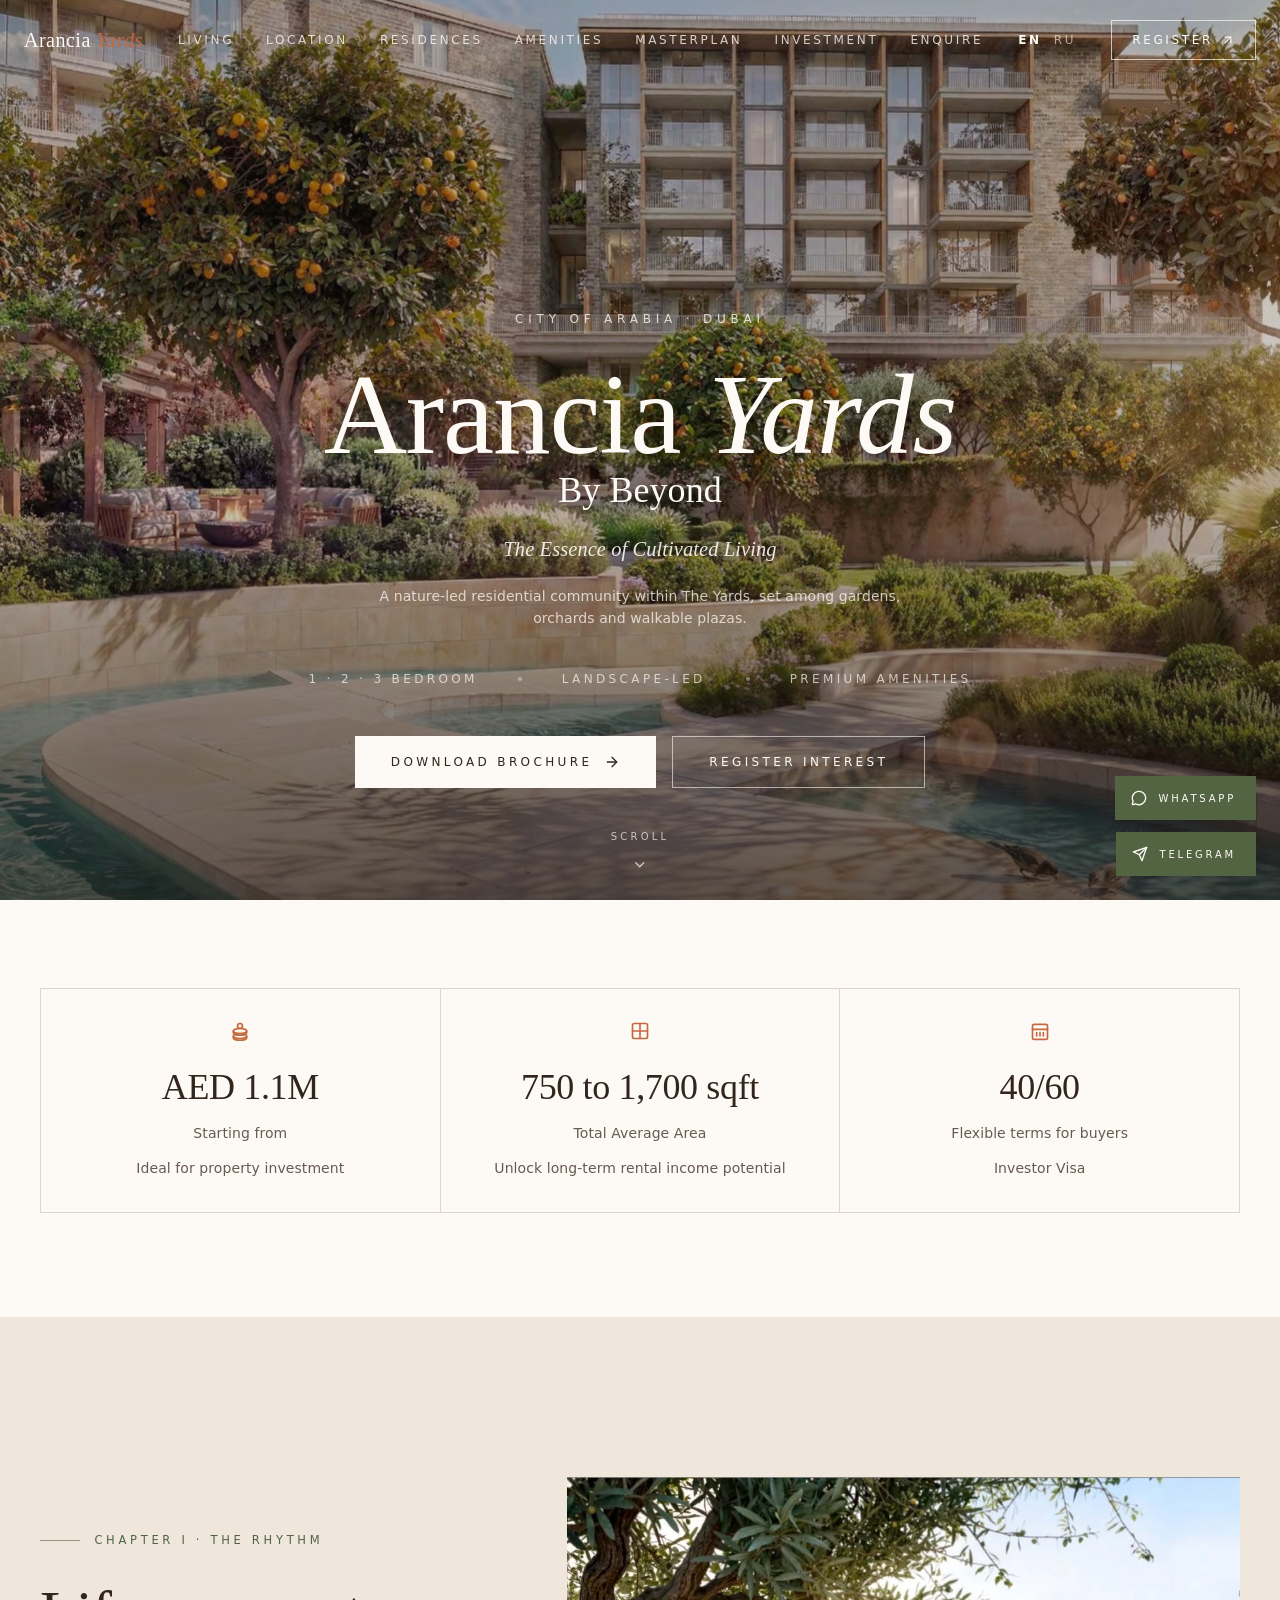
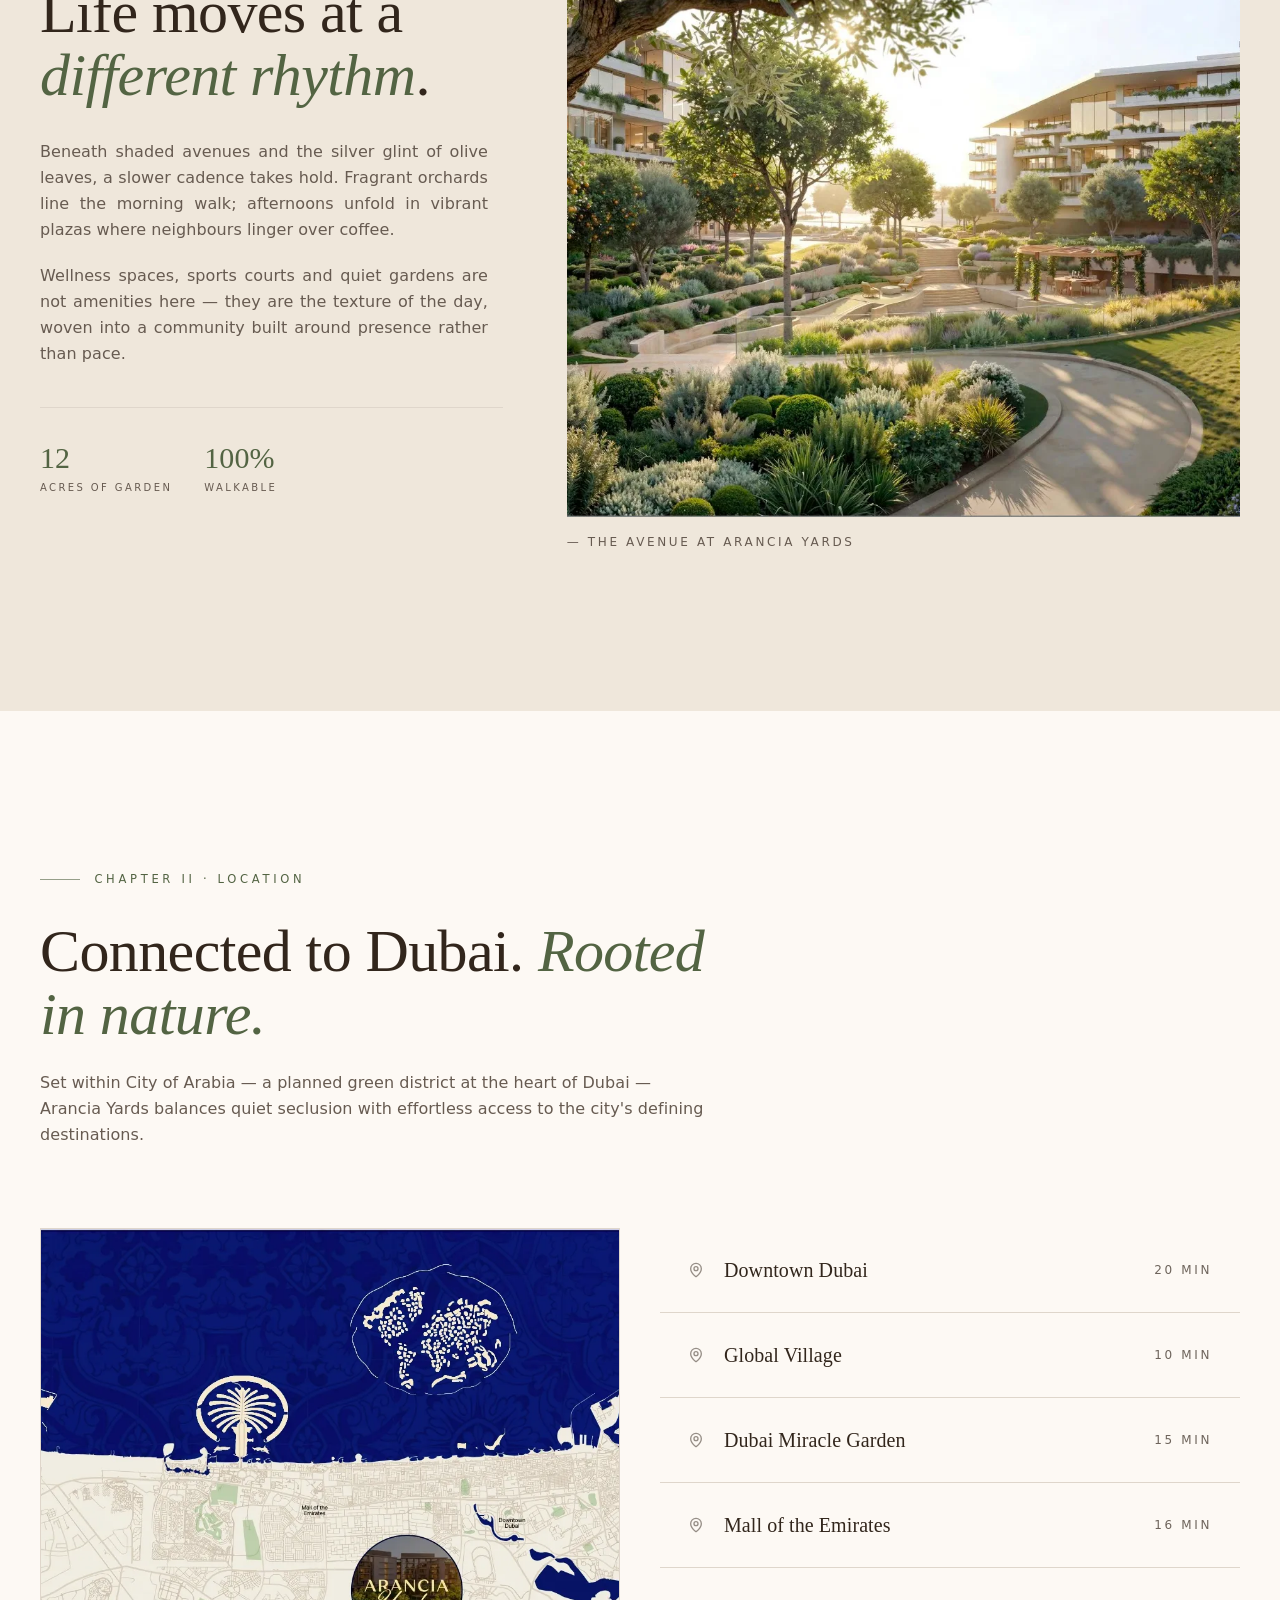
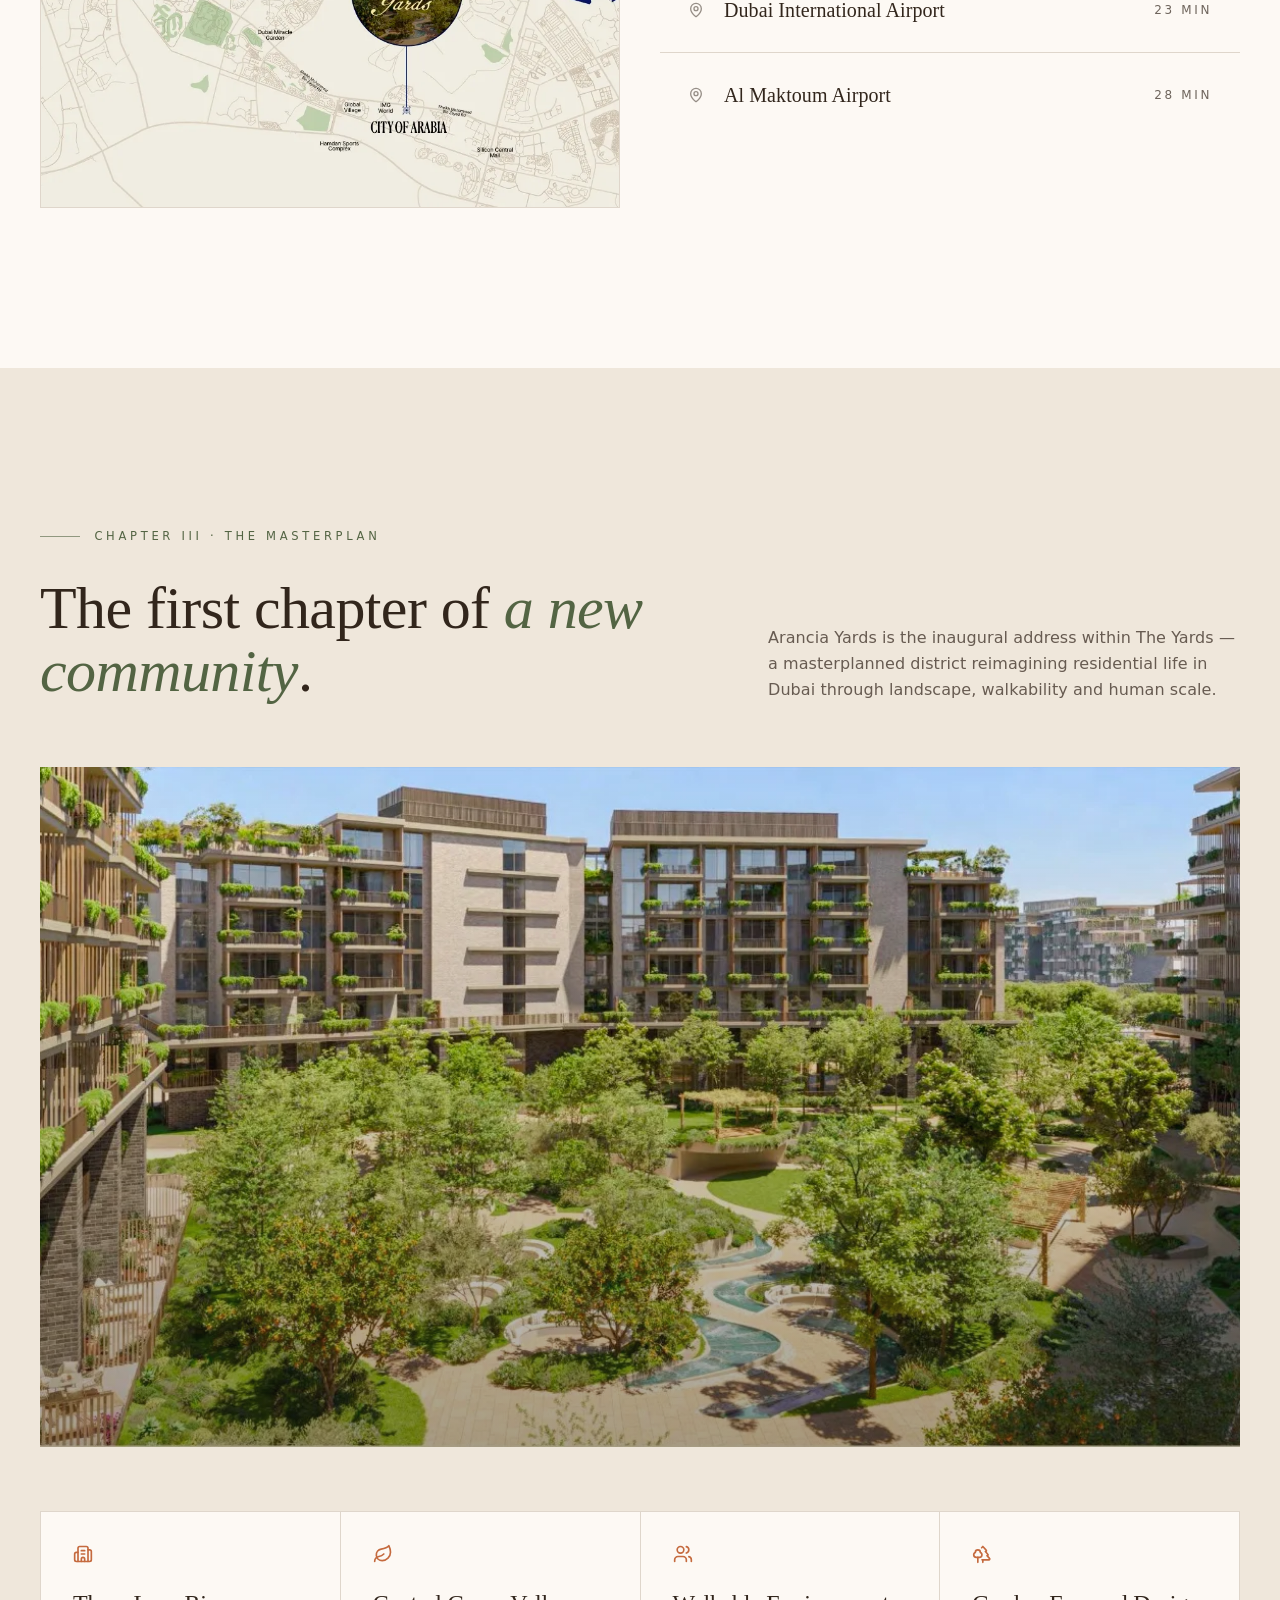
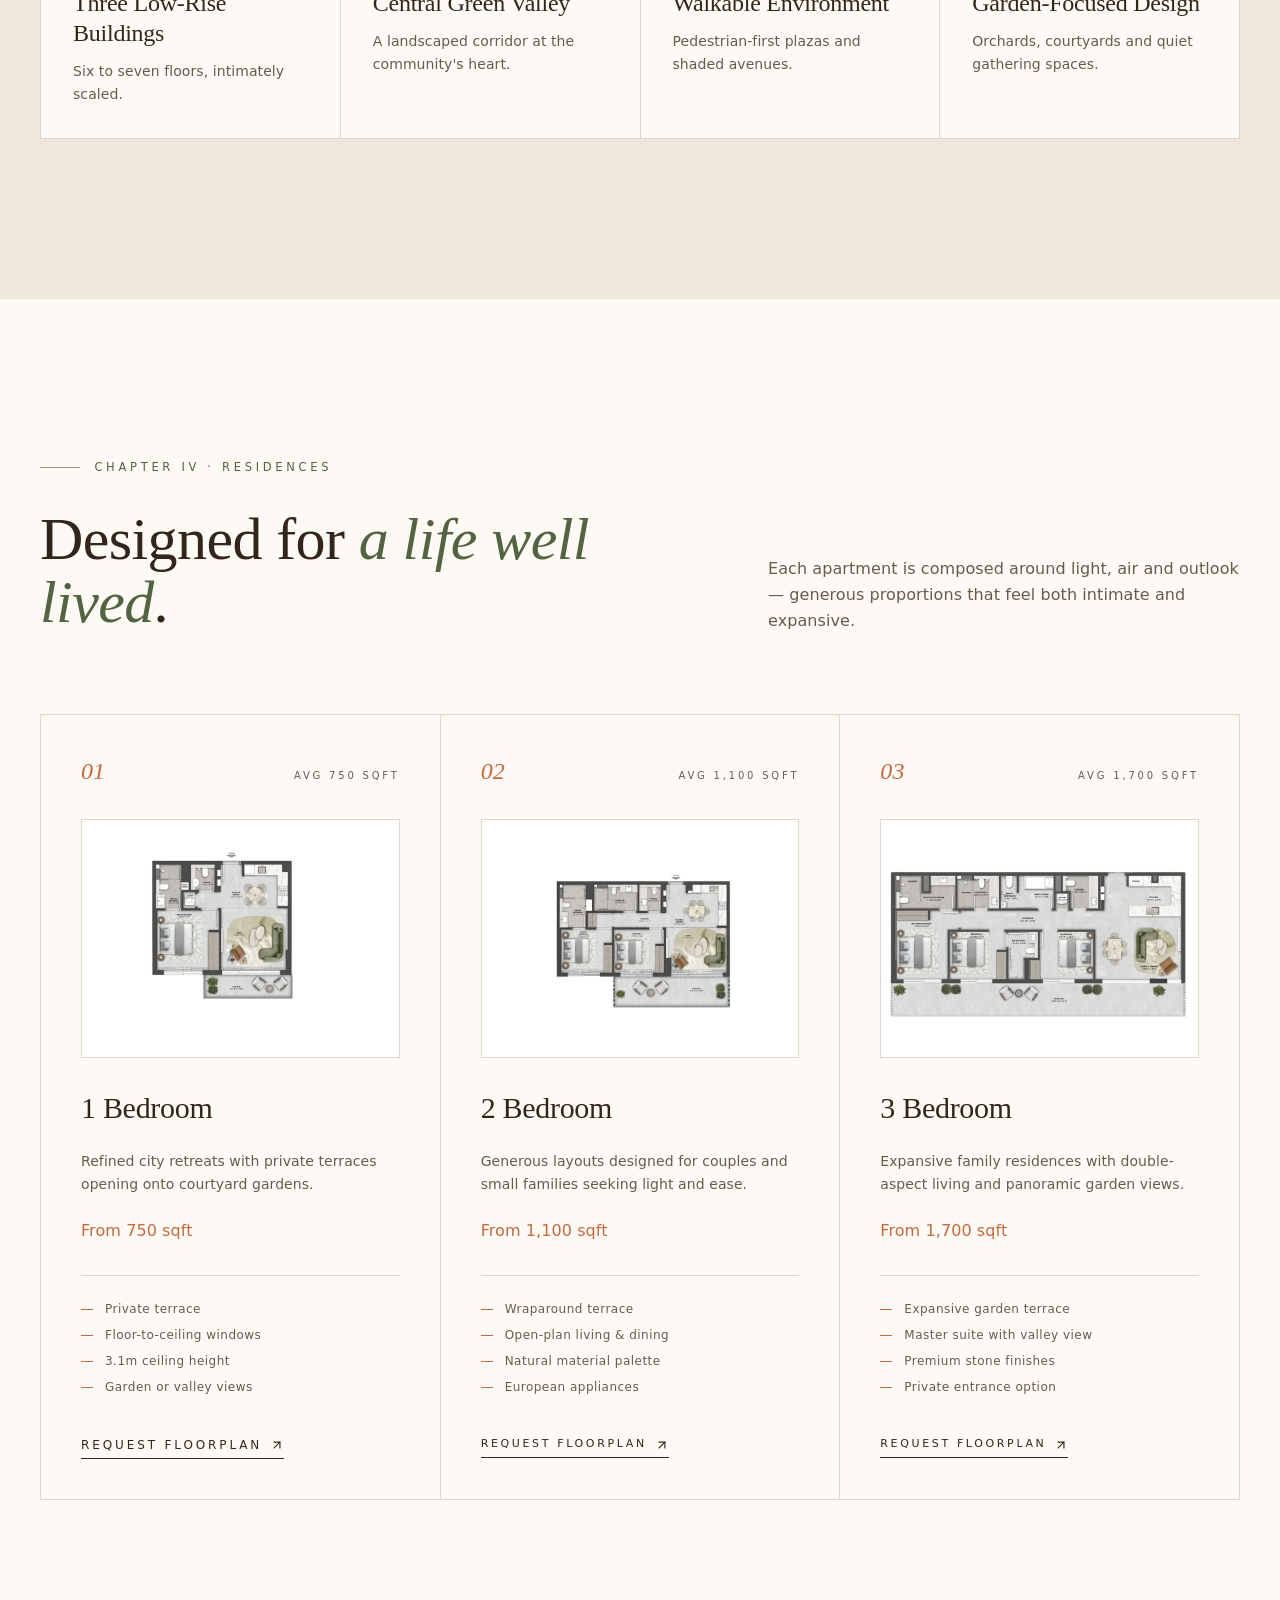
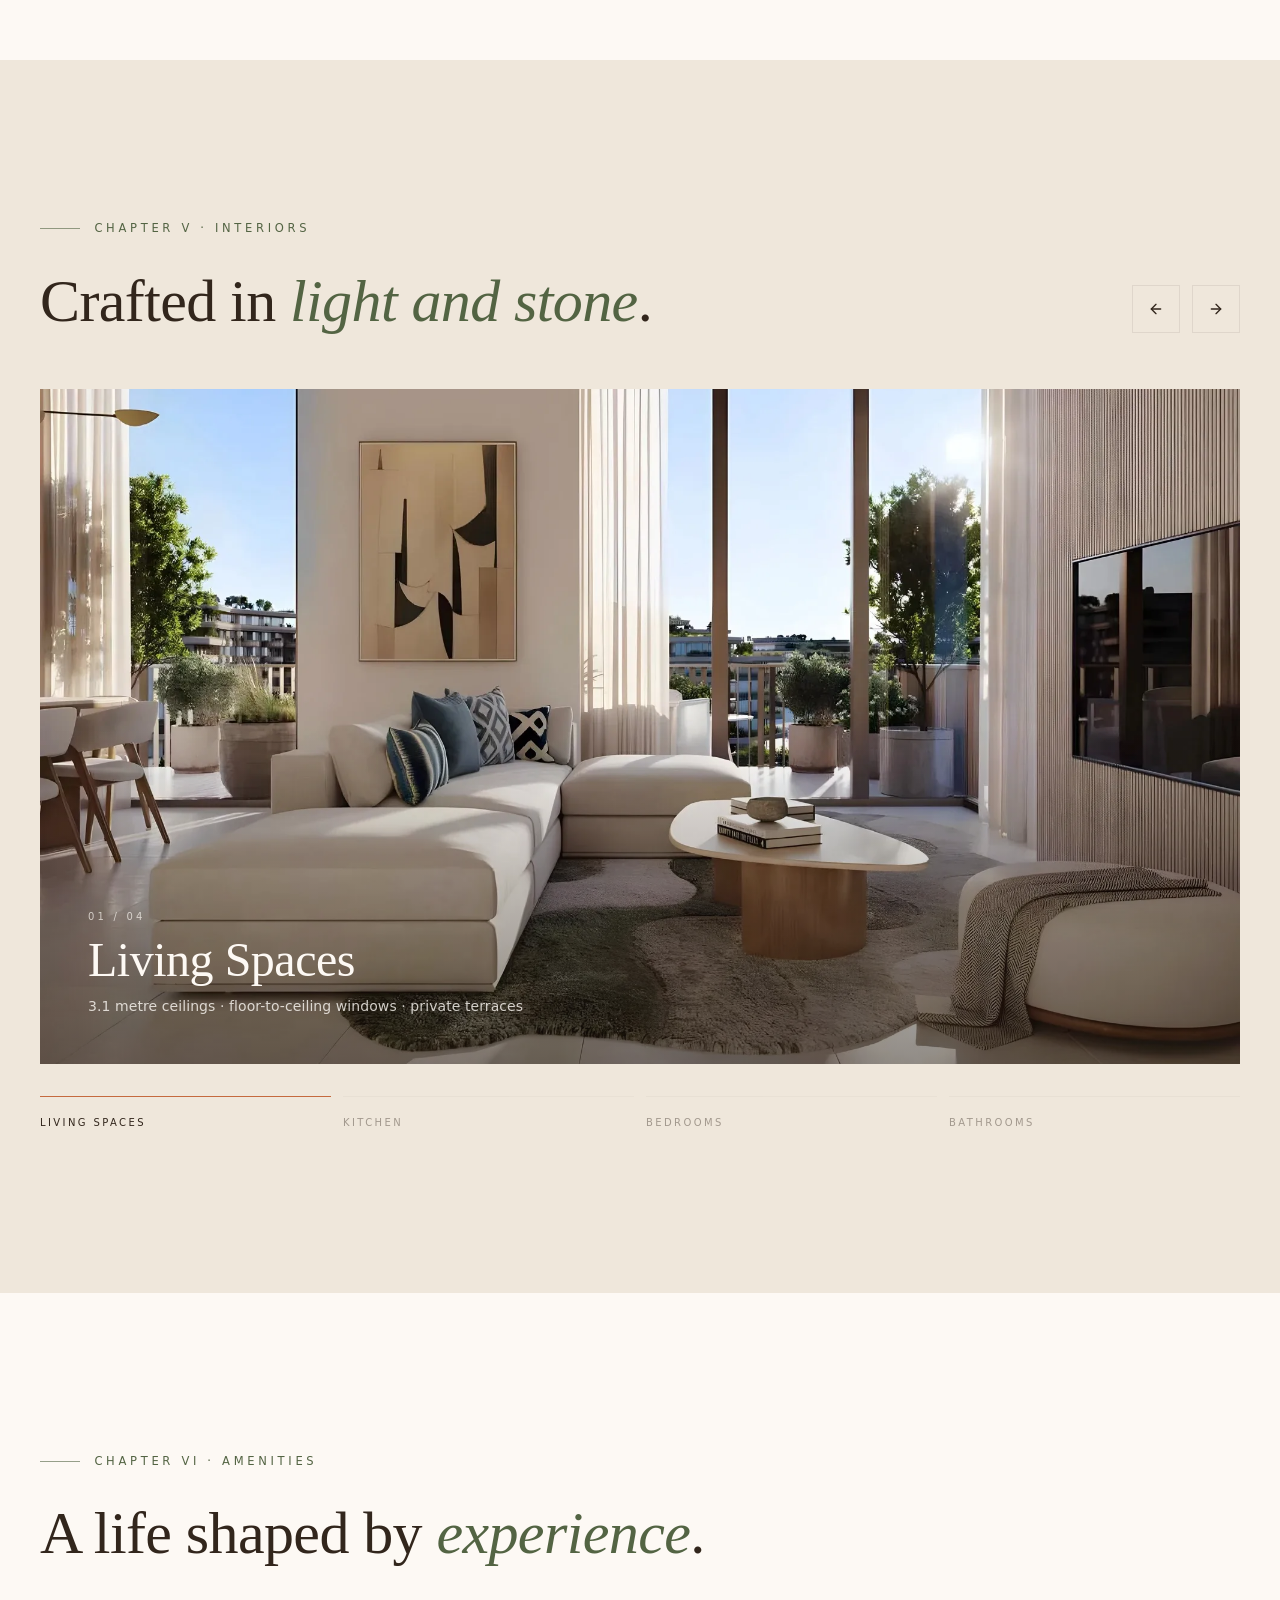
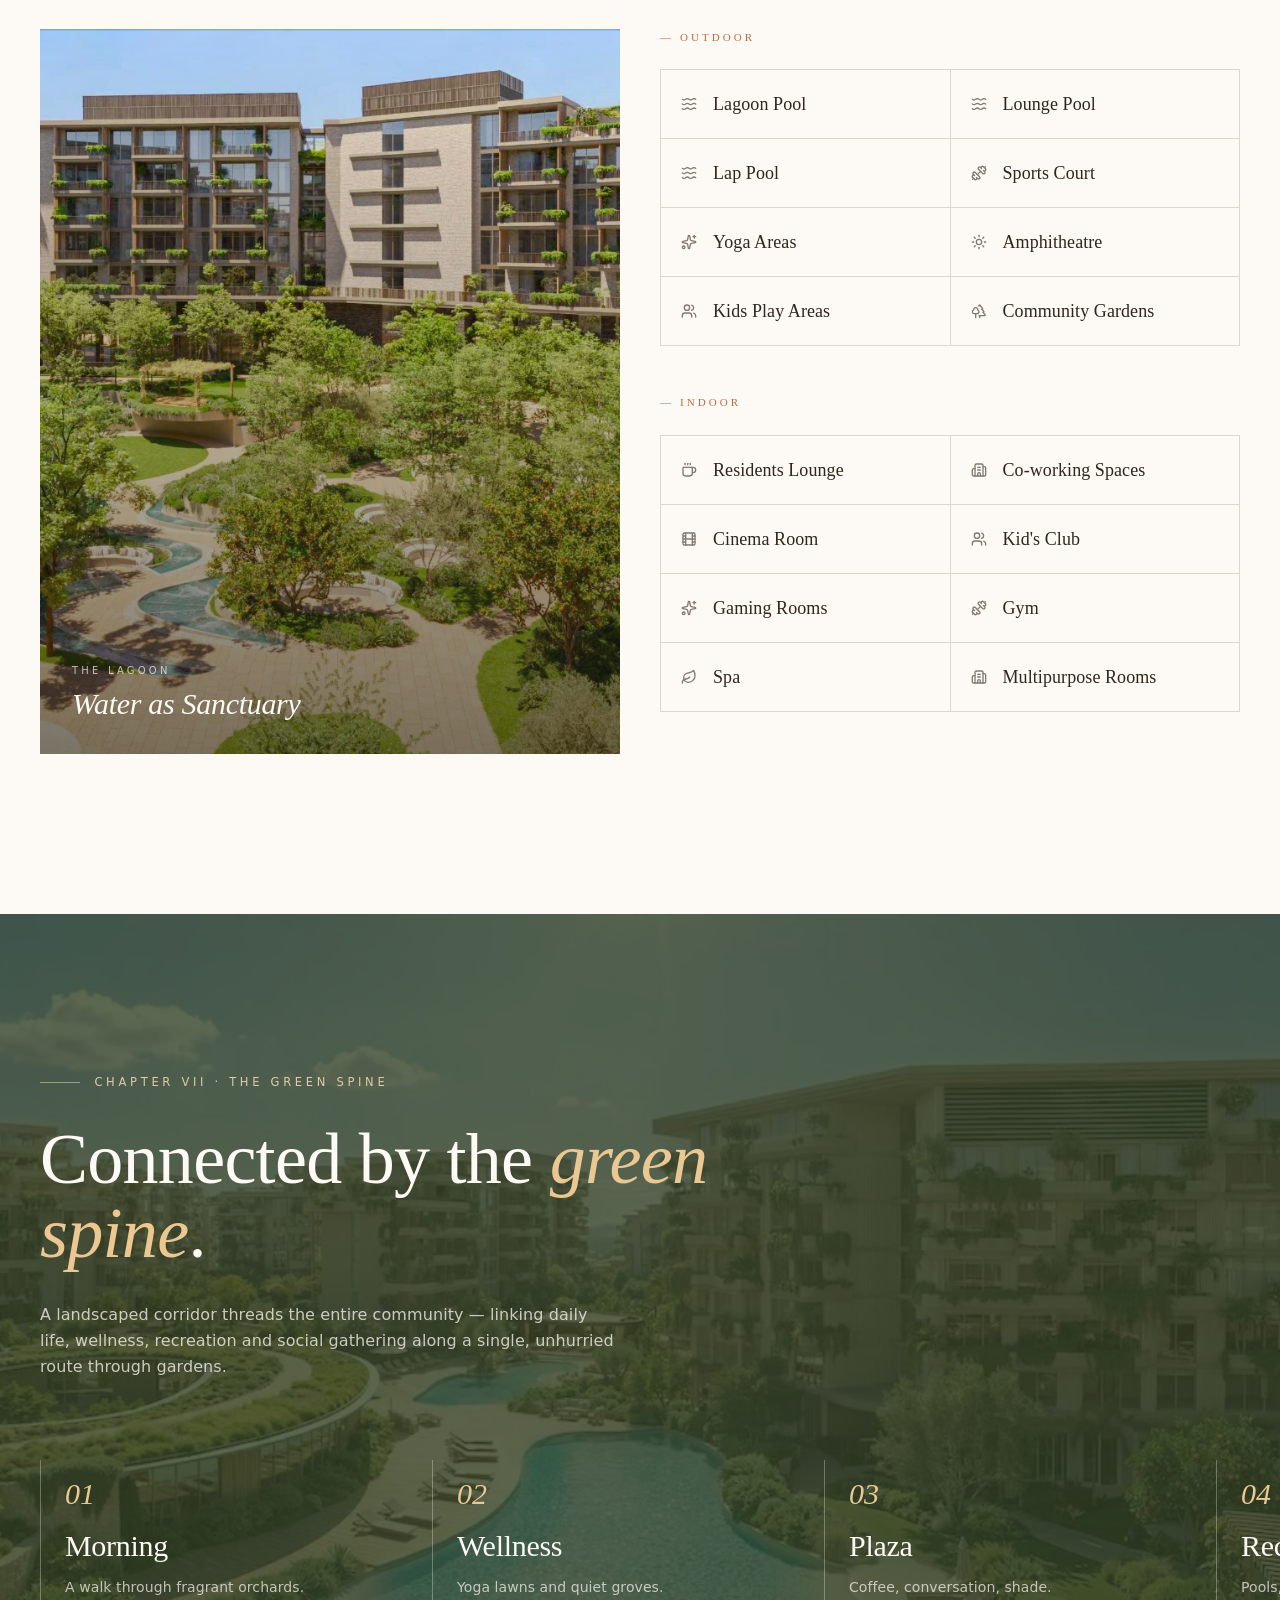
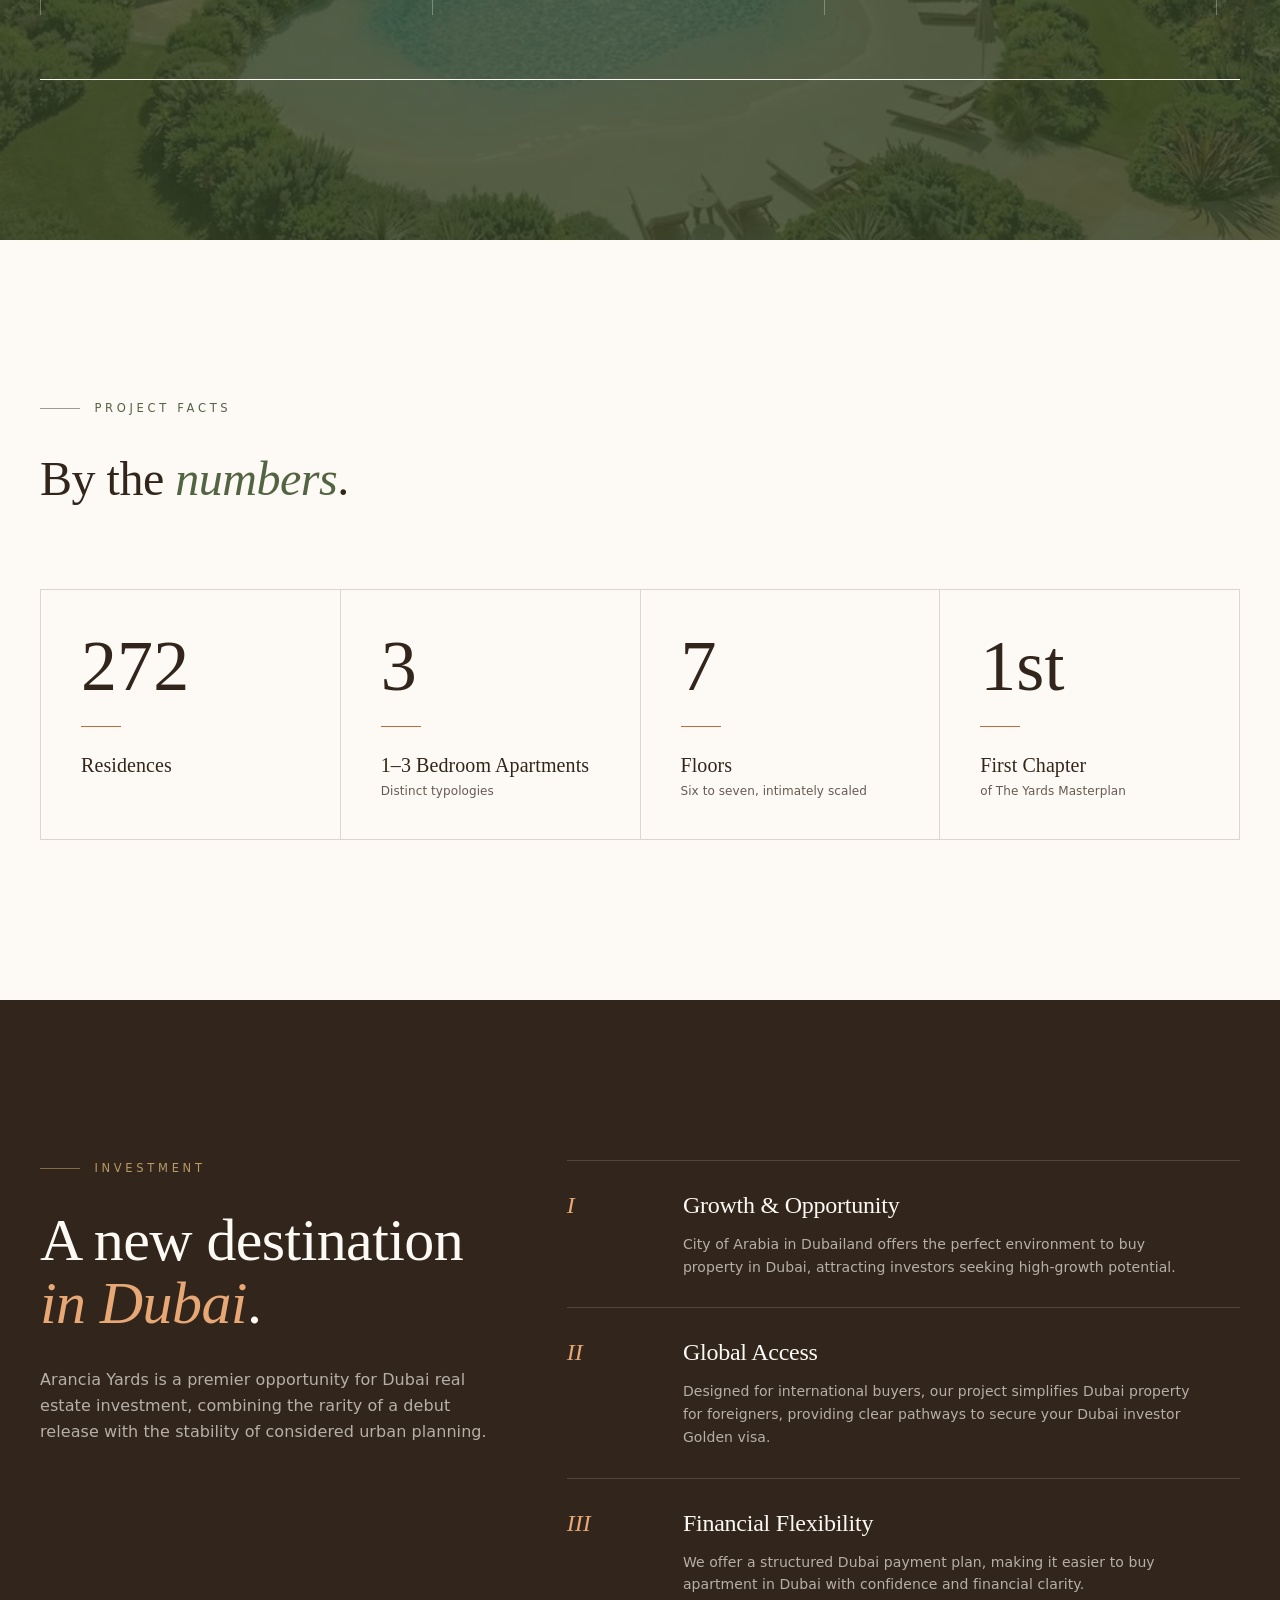
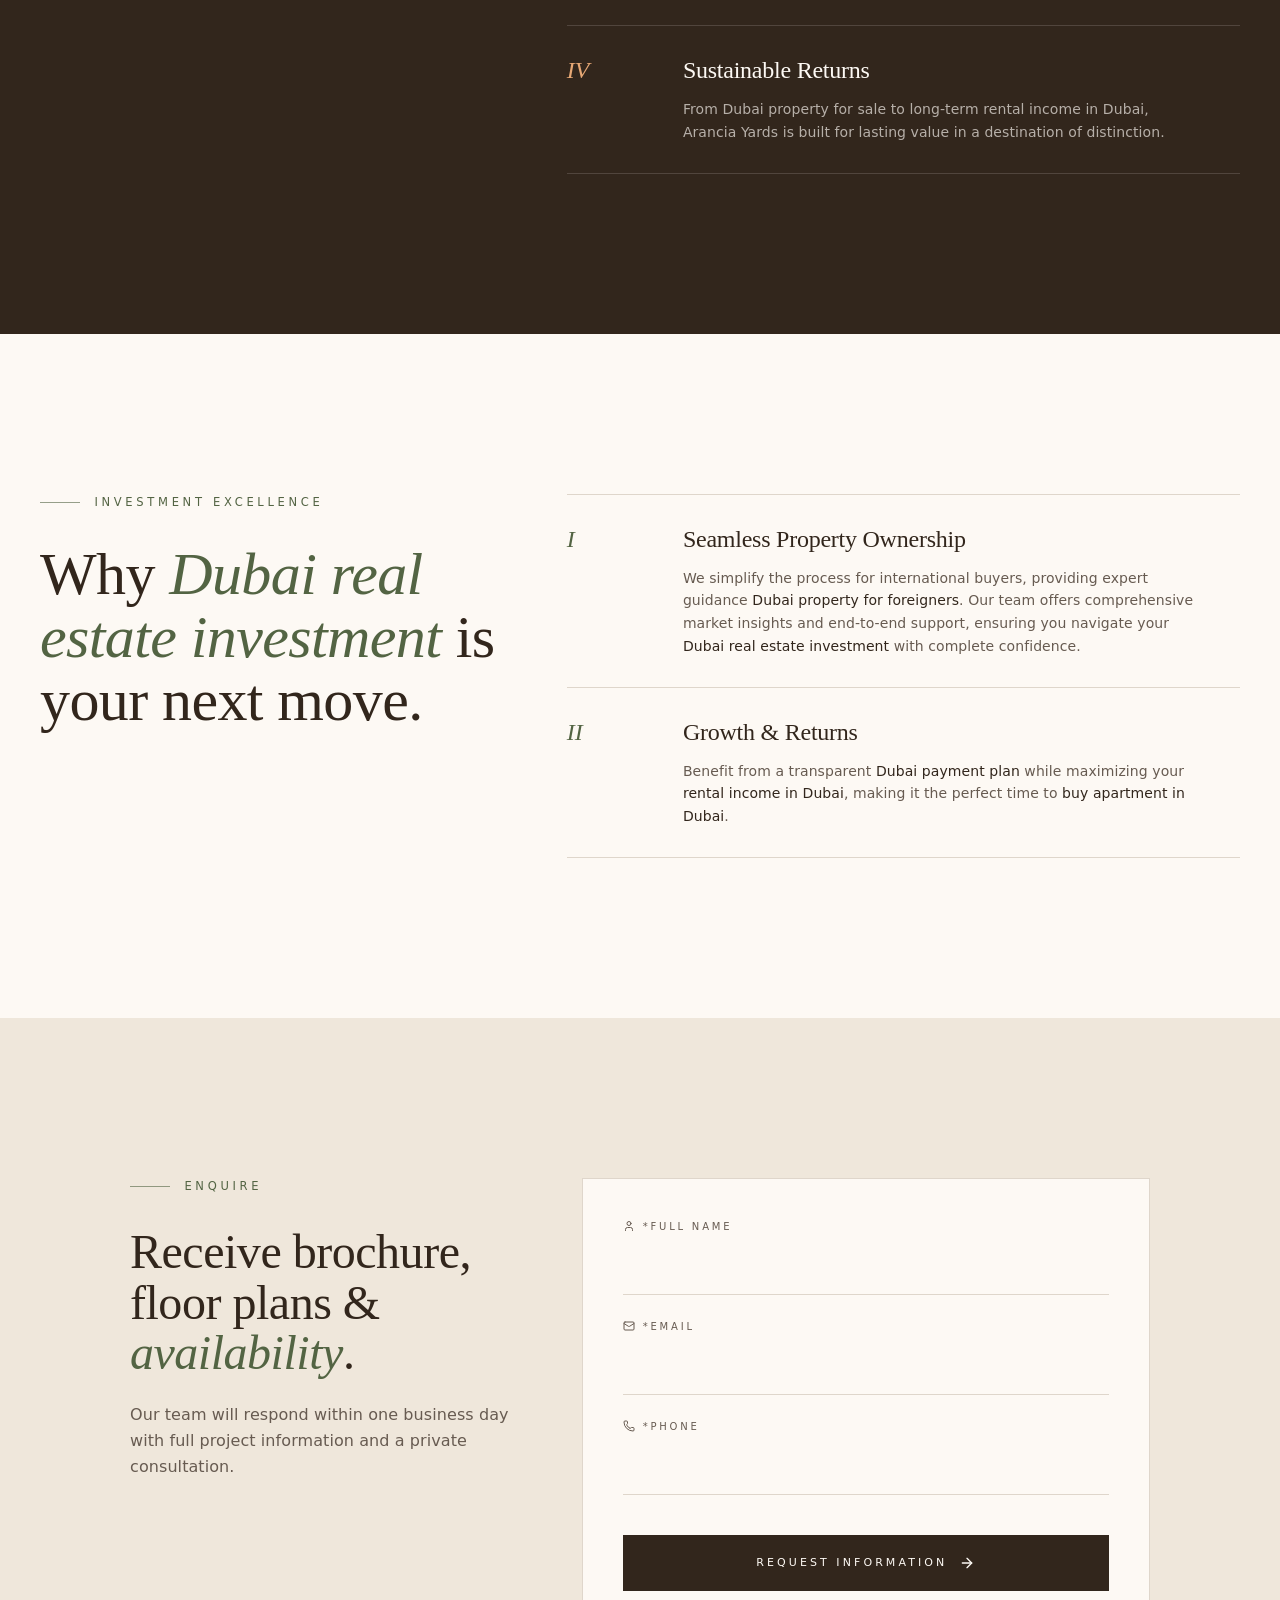
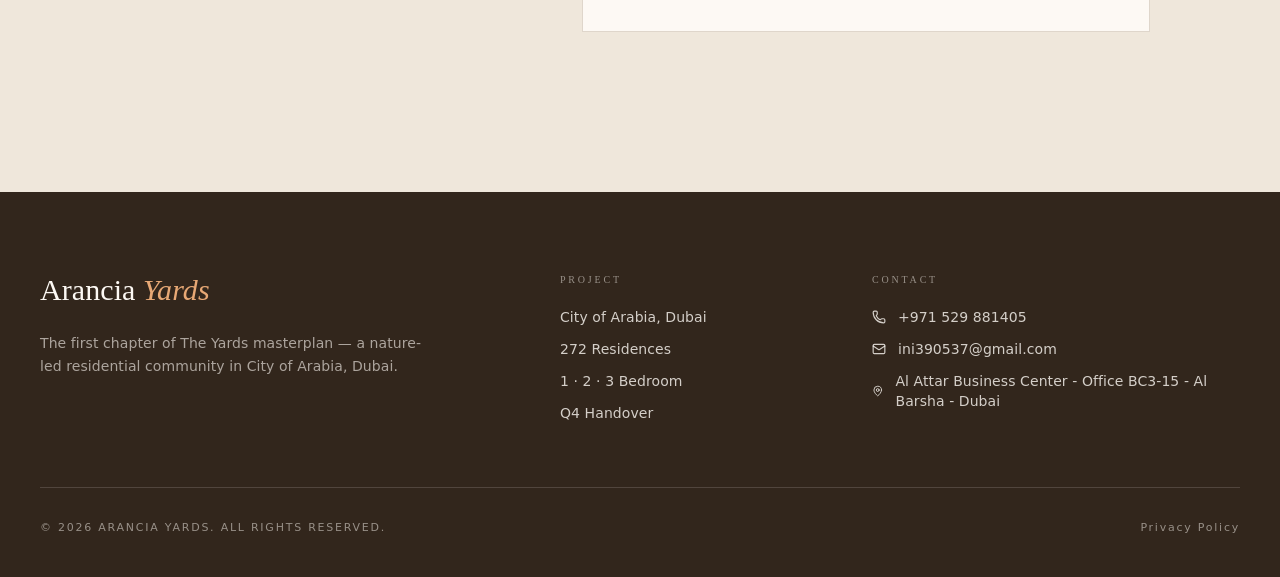
<file: index.html>
<!DOCTYPE html>
<html lang="en">
   <head>
      <!-- Google tag (gtag.js) -->
      <script async src="https://www.googletagmanager.com/gtag/js?id=AW-18307966211"></script>
      <script>
         window.dataLayer = window.dataLayer || [];
         function gtag(){dataLayer.push(arguments);}
         gtag('js', new Date());

         gtag('config', 'AW-18307966211');
      </script>
      <meta http-equiv="Content-Type" content="text/html; charset=UTF-8">
      <meta name="google-site-verification" content="VmU1EMIwB-rQO-B4HptUNIACfJ_-LpZqXLS-1Jo33YA" />
      <meta name="viewport" content="width=device-width, initial-scale=1">
      <meta name="keywords" content="Arancia Yards, Beyond Developments, City Of Arabia, Dubai, Wadi Al Safa 4, Dubailand">
      <link rel="preload" as="image" href="./assets/hero.webp">
      <link rel="stylesheet" href="./assets/styles.css" data-precedence="default">
      <link rel="icon" type="image/png" href="./assets/favicon.png">
      <title>Arancia Yards | Buy Luxury Apartment in City of Arabia | Property Investment</title>
      <meta property="og:type" content="website">
      <meta name="twitter:card" content="summary_large_image">
      <meta name="description" content="A nature-led residential community within The Yards, City of Arabia, Dubai. 1, 2 &amp; 3 bedroom Mediterranean-inspired residences.">
      <meta property="og:title" content="Arancia Yards — The Essence of Cultivated Living">
      <meta property="og:description" content="Mediterranean-inspired residences in a landscape-led community at City of Arabia, Dubai.">
      <meta property="og:image" content="https://beyond.broker/assets/hero.webp" />
      <meta property="og:url" content="/">
      <link rel="preconnect" href="https://fonts.googleapis.com/">
      <link rel="preconnect" href="https://fonts.gstatic.com/" crossorigin="anonymous">
   </head>
   <body>
      <h1 class="sr-only">Dubai Real Estate Investment: Buy Luxury Property and Apartments at Arancia Yards. Investor Golden Visa Opportunities.</h1>
      <!--$-->
      <main class="bg-background text-foreground overflow-x-hidden">
         <header id="header" class="header">
            <div class="mx-auto flex max-w-[1400px] items-center justify-between px-6 lg:px-10 py-5">
               <a href="#" class="font-serif text-xl tracking-wide text-background">Arancia <span class="italic text-accent keep-accent">Yards</span></a>
               <nav class="hidden md:flex items-center gap-8"><a href="#living" class="text-[12px] tracking-[0.22em] uppercase transition-colors text-background/80 hover:text-background">Living</a><a href="#location" class="text-[12px] tracking-[0.22em] uppercase transition-colors text-background/80 hover:text-background">Location</a><a href="#residences" class="text-[12px] tracking-[0.22em] uppercase transition-colors text-background/80 hover:text-background">Residences</a><a href="#amenities" class="text-[12px] tracking-[0.22em] uppercase transition-colors text-background/80 hover:text-background">Amenities</a><a href="#masterplan" class="text-[12px] tracking-[0.22em] uppercase transition-colors text-background/80 hover:text-background">Masterplan</a><a href="#investment" class="text-[12px] tracking-[0.22em] uppercase transition-colors text-background/80 hover:text-background">Investment</a><a href="#" onclick="openModal(); return false;" class="text-[12px] tracking-[0.22em] uppercase transition-colors text-background/80 hover:text-background">Enquire</a></nav>
               <div class="flex items-center gap-3 ps-4 border-s border-background/20">
                  <a href="" class="text-[12px] font-bold tracking-[0.22em] uppercase text-background">EN</a>
                  <a href="ru/index.html" class="text-[12px] tracking-[0.22em] uppercase text-background/60 hover:text-background transition-colors">RU</a>
               </div>
               <a href="#" onclick="openModal(); return false;" class="hidden md:inline-flex items-center gap-2 border px-5 py-2.5 text-[12px] tracking-[0.22em] uppercase transition-colors border-background/70 text-background hover:bg-background hover:text-foreground">
                  Register 
                  <svg xmlns="http://www.w3.org/2000/svg" width="24" height="24" viewBox="0 0 24 24" fill="none" stroke="currentColor" stroke-width="2" stroke-linecap="round" stroke-linejoin="round" class="lucide lucide-arrow-up-right h-3.5 w-3.5" aria-hidden="true">
                     <path d="M7 7h10v10"></path>
                     <path d="M7 17 17 7"></path>
                  </svg>
               </a>
            </div>
         </header>
         <section class="relative h-[100svh] min-h-[680px] w-full overflow-hidden">
            <div class="absolute inset-0" style="transform: scale(1.05);">
               <img src="./assets/hero.webp" alt="Arancia Yards Mediterranean residences" class="h-full w-full object-cover">
               <div class="absolute inset-0 bg-gradient-to-b from-ink/30 via-ink/20 to-ink/70"></div>
            </div>
            <div class="relative z-10 flex h-full flex-col items-center justify-end pb-28 px-6 text-center text-background" style="opacity:1">
               <p class="text-[12px] tracking-[0.4em] uppercase mb-8 text-background/80" style="opacity: 1; transform: none;">City of Arabia · Dubai</p>
                <div class="flex flex-col">
                    <h1 class="font-serif text-[clamp(3rem,9vw,8rem)] leading-[0.95] font-light">
                        Arancia <span class="italic">Yards</span>
                    </h1>
                    <p class="font-serif text-4xl leading-[1.2] font-light opacity-80">
                        By Beyond
                    </p>
                </div>
               <p class="font-serif italic text-[clamp(1.1rem,1.6vw,1.4rem)] mt-6 text-background/90" style="opacity: 1;">The Essence of Cultivated Living</p>
               <p class="mt-5 max-w-xl text-sm leading-relaxed text-background/75 font-light" style="opacity: 1;">A nature-led residential community within The Yards, set among gardens, orchards and walkable plazas.</p>
               <div class="mt-10 flex flex-wrap items-center justify-center gap-x-10 gap-y-3 text-[12px] tracking-[0.28em] uppercase text-background/70" style="opacity: 1; transform: none;"><span>1 · 2 · 3 Bedroom</span><span class="hidden sm:inline h-1 w-1 rounded-full bg-background/40"></span><span>Landscape-Led</span><span class="hidden sm:inline h-1 w-1 rounded-full bg-background/40"></span><span>Premium Amenities</span></div>
               <div class="mt-12 flex flex-col sm:flex-row gap-4" style="opacity: 1; transform: none;">
                  <a href="#" onclick="openModal(); return false;" class="group inline-flex items-center justify-center gap-3 bg-background text-foreground px-9 py-4 text-[12px] tracking-[0.28em] uppercase hover:bg-accent hover:text-accent-foreground transition-colors">
                     Download Brochure 
                     <svg xmlns="http://www.w3.org/2000/svg" width="24" height="24" viewBox="0 0 24 24" fill="none" stroke="currentColor" stroke-width="2" stroke-linecap="round" stroke-linejoin="round" class="lucide lucide-arrow-right h-4 w-4 transition-transform group-hover:translate-x-1" aria-hidden="true">
                        <path d="M5 12h14"></path>
                        <path d="m12 5 7 7-7 7"></path>
                     </svg>
                  </a>
                  <a href="#" onclick="openModal(); return false;" class="inline-flex items-center justify-center gap-3 border border-background/60 text-background px-9 py-4 text-[12px] tracking-[0.28em] uppercase hover:bg-background hover:text-foreground transition-colors">Register Interest</a>
               </div>
            </div>
            <div class="absolute bottom-8 left-1/2 z-10 -translate-x-1/2 flex flex-col items-center gap-2 text-background/70" style="opacity: 1;">
               <span class="text-[10px] tracking-[0.32em] uppercase">Scroll</span>
               <div style="transform: translateY(4.76627px);">
                  <svg xmlns="http://www.w3.org/2000/svg" width="24" height="24" viewBox="0 0 24 24" fill="none" stroke="currentColor" stroke-width="2" stroke-linecap="round" stroke-linejoin="round" class="lucide lucide-chevron-down h-4 w-4" aria-hidden="true">
                     <path d="m6 9 6 6 6-6"></path>
                  </svg>
               </div>
            </div>
         </section>
         <section id="complex-information" class="py-6 lg:py-10 bg-background">
            <div class="mx-auto max-w-[1400px] px-6 lg:px-10">
                <div class="mt-16 mb-20 grid sm:grid-cols-1 md:grid-cols-3 lg:grid-cols-3 gap-px bg-border border border-border">
                    <div class="" style="opacity: 1; transform: none;">
                        <div class="bg-background p-8 flex flex-col items-center justify-center text-center h-full ">
                            <svg xmlns="http://www.w3.org/2000/svg" width="24" height="24" viewBox="0 0 24 24" fill="none" stroke="currentColor" stroke-width="2" stroke-linecap="round" stroke-linejoin="round" class="h-5 w-5 text-accent" aria-hidden="true">
                                <ellipse cx="12" cy="18" rx="8" ry="3"></ellipse>
                                <path d="M4 18v2a8 3 0 0 0 16 0v-2"></path>
                                <ellipse cx="12" cy="12" rx="8" ry="3"></ellipse>
                                <path d="M4 12v2a8 3 0 0 0 16 0v-2"></path>
                                <circle cx="12" cy="6" r="3"></circle>
                            </svg>
                            <h3 class="mt-6 font-serif text-4xl leading-tight">AED 1.1M</h3>
                            <p class="mt-3 text-sm text-muted-foreground leading-relaxed">Starting from</p>
                            <p class="mt-3 text-sm text-muted-foreground leading-relaxed">Ideal for property investment</p>
                        </div>
                    </div>
                    <div class="" style="opacity: 1; transform: none;">
                        <div class="bg-background p-8 flex flex-col items-center justify-center text-center h-full">
                            <svg xmlns="http://www.w3.org/2000/svg" width="24" height="24" viewBox="0 0 24 24" fill="none" stroke="currentColor" stroke-width="2" stroke-linecap="round" stroke-linejoin="round" class="h-5 w-5 text-accent" aria-hidden="true">
                                <rect x="3" y="3" width="18" height="18" rx="2" ry="2"></rect>
                                <path d="M3 12h18"></path>
                                <path d="M12 3v18"></path>
                            </svg>
                            <h3 class="mt-6 font-serif text-4xl leading-tight">750 to 1,700 sqft</h3>
                            <p class="mt-3 text-sm text-muted-foreground leading-relaxed">Total Average Area</p>
                            <p class="mt-3 text-sm text-muted-foreground leading-relaxed">Unlock long-term rental income potential</p>
                        </div>
                    </div>
                    <div class="" style="opacity: 1; transform: none;">
                        <div class="bg-background p-8 flex flex-col items-center justify-center text-center h-full">
                            <svg xmlns="http://www.w3.org/2000/svg" width="24" height="24" viewBox="0 0 24 24" fill="none" stroke="currentColor" stroke-width="2" stroke-linecap="round" stroke-linejoin="round" class="h-5 w-5 text-accent" aria-hidden="true">
                                <rect x="3" y="4" width="18" height="18" rx="2" ry="2"></rect>
                                <path d="M3 10h18"></path>
                                <path d="M8 14v4"></path>
                                <path d="M12 14v4"></path>
                                <path d="M16 14v4"></path>
                            </svg>
                            <h3 class="mt-6 font-serif text-4xl leading-tight">40/60</h3>
                            <p class="mt-3 text-sm text-muted-foreground leading-relaxed">Flexible terms for buyers</p>
                            <p class="mt-3 text-sm text-muted-foreground leading-relaxed">Investor Visa</p>
                        </div>
                    </div>
                </div>
            </div>
         </section>

         <section id="living" class="py-32 lg:py-40 bg-secondary">
            <div class="mx-auto max-w-[1400px] px-6 lg:px-10 grid lg:grid-cols-12 gap-16 items-center">
               <div class="lg:col-span-5 lg:sticky lg:top-32" style="opacity: 1; transform: none;">
                  <p class="eyebrow"><span class="hairline"></span>Chapter I · The Rhythm</p>
                  <h2 class="mt-8 font-serif text-5xl lg:text-6xl leading-[1.05] font-light text-foreground">Life moves at a <span class="italic text-olive">different rhythm</span>.</h2>
                  <div class="mt-8 space-y-5 text-muted-foreground leading-relaxed max-w-md justify-text">
                     <p>Beneath shaded avenues and the silver glint of olive leaves, a slower cadence takes hold. Fragrant orchards line the morning walk; afternoons unfold in vibrant plazas where neighbours linger over coffee.</p>
                     <p>Wellness spaces, sports courts and quiet gardens are not amenities here — they are the texture of the day, woven into a community built around presence rather than pace.</p>
                  </div>
                  <div class="mt-10 flex items-center gap-8 pt-8 border-t border-border">
                     <div>
                        <div class="font-serif text-3xl text-olive">12</div>
                        <div class="text-[10px] tracking-[0.24em] uppercase text-muted-foreground mt-1">Acres of garden</div>
                     </div>
                     <div>
                        <div class="font-serif text-3xl text-olive">100%</div>
                        <div class="text-[10px] tracking-[0.24em] uppercase text-muted-foreground mt-1">Walkable</div>
                     </div>
                  </div>
               </div>
               <div class="lg:col-span-7" style="opacity: 1; transform: none;">
                  <div class="relative overflow-hidden"><img src="./assets/lifestyle.webp" alt="Shaded courtyard with olive trees" width="1600" height="1200" loading="lazy" class="w-full h-[640px] object-cover" style="transform: none;"></div>
                  <p class="mt-4 text-[12px] tracking-[0.22em] uppercase text-muted-foreground">— The avenue at Arancia Yards</p>
               </div>
            </div>
         </section>
         <section id="location" class="py-32 lg:py-40 bg-background">
            <div class="mx-auto max-w-[1400px] px-6 lg:px-10">
               <div class="max-w-2xl" style="opacity: 1; transform: none;">
                  <p class="eyebrow"><span class="hairline"></span>Chapter II · Location</p>
                  <h2 class="mt-8 font-serif text-5xl lg:text-6xl leading-[1.05] font-light">Connected to Dubai. <span class="italic text-olive">Rooted in nature.</span></h2>
                  <p class="mt-6 text-muted-foreground leading-relaxed">Set within City of Arabia — a planned green district at the heart of Dubai — Arancia Yards balances quiet seclusion with effortless access to the city's defining destinations.</p>
               </div>
               <div class="mt-20 grid lg:grid-cols-2 gap-10 items-start">
                  <div class="" style="opacity: 1; transform: none;">
                     <div class="relative aspect-square w-full bg-background border border-border overflow-hidden">
                        <img 
                            src="./assets/map.webp" 
                            alt="Arancia Yards" 
                            class="absolute inset-0 h-full w-full object-cover"
                        />
                     </div>
                  </div>
                  <div class="space-y-px bg-border">
                     <div class="" style="opacity: 1; transform: none;">
                        <div class="group flex items-center justify-between bg-background px-7 py-7 hover:bg-accent hover:text-accent-foreground transition-colors duration-500">
                           <div class="flex items-center gap-5">
                              <svg xmlns="http://www.w3.org/2000/svg" width="24" height="24" viewBox="0 0 24 24" fill="none" stroke="currentColor" stroke-width="2" stroke-linecap="round" stroke-linejoin="round" class="lucide lucide-map-pin h-4 w-4 opacity-50 group-hover:opacity-100" aria-hidden="true">
                                 <path d="M20 10c0 4.993-5.539 10.193-7.399 11.799a1 1 0 0 1-1.202 0C9.539 20.193 4 14.993 4 10a8 8 0 0 1 16 0"></path>
                                 <circle cx="12" cy="10" r="3"></circle>
                              </svg>
                              <span class="font-serif text-xl">Downtown Dubai</span>
                           </div>
                           <span class="text-[12px] tracking-[0.22em] uppercase opacity-70 group-hover:opacity-100">20 min</span>
                        </div>
                     </div>
                     <div class="" style="opacity: 1; transform: none;">
                        <div class="group flex items-center justify-between bg-background px-7 py-7 hover:bg-accent hover:text-accent-foreground transition-colors duration-500">
                           <div class="flex items-center gap-5">
                              <svg xmlns="http://www.w3.org/2000/svg" width="24" height="24" viewBox="0 0 24 24" fill="none" stroke="currentColor" stroke-width="2" stroke-linecap="round" stroke-linejoin="round" class="lucide lucide-map-pin h-4 w-4 opacity-50 group-hover:opacity-100" aria-hidden="true">
                                 <path d="M20 10c0 4.993-5.539 10.193-7.399 11.799a1 1 0 0 1-1.202 0C9.539 20.193 4 14.993 4 10a8 8 0 0 1 16 0"></path>
                                 <circle cx="12" cy="10" r="3"></circle>
                              </svg>
                              <span class="font-serif text-xl">Global Village</span>
                           </div>
                           <span class="text-[12px] tracking-[0.22em] uppercase opacity-70 group-hover:opacity-100">10 min</span>
                        </div>
                     </div>
                     <div class="" style="opacity: 1; transform: none;">
                        <div class="group flex items-center justify-between bg-background px-7 py-7 hover:bg-accent hover:text-accent-foreground transition-colors duration-500">
                           <div class="flex items-center gap-5">
                              <svg xmlns="http://www.w3.org/2000/svg" width="24" height="24" viewBox="0 0 24 24" fill="none" stroke="currentColor" stroke-width="2" stroke-linecap="round" stroke-linejoin="round" class="lucide lucide-map-pin h-4 w-4 opacity-50 group-hover:opacity-100" aria-hidden="true">
                                 <path d="M20 10c0 4.993-5.539 10.193-7.399 11.799a1 1 0 0 1-1.202 0C9.539 20.193 4 14.993 4 10a8 8 0 0 1 16 0"></path>
                                 <circle cx="12" cy="10" r="3"></circle>
                              </svg>
                              <span class="font-serif text-xl">Dubai Miracle Garden</span>
                           </div>
                           <span class="text-[12px] tracking-[0.22em] uppercase opacity-70 group-hover:opacity-100">15 min</span>
                        </div>
                     </div>
                     <div class="" style="opacity: 1; transform: none;">
                        <div class="group flex items-center justify-between bg-background px-7 py-7 hover:bg-accent hover:text-accent-foreground transition-colors duration-500">
                           <div class="flex items-center gap-5">
                              <svg xmlns="http://www.w3.org/2000/svg" width="24" height="24" viewBox="0 0 24 24" fill="none" stroke="currentColor" stroke-width="2" stroke-linecap="round" stroke-linejoin="round" class="lucide lucide-map-pin h-4 w-4 opacity-50 group-hover:opacity-100" aria-hidden="true">
                                 <path d="M20 10c0 4.993-5.539 10.193-7.399 11.799a1 1 0 0 1-1.202 0C9.539 20.193 4 14.993 4 10a8 8 0 0 1 16 0"></path>
                                 <circle cx="12" cy="10" r="3"></circle>
                              </svg>
                              <span class="font-serif text-xl">Mall of the Emirates</span>
                           </div>
                           <span class="text-[12px] tracking-[0.22em] uppercase opacity-70 group-hover:opacity-100">16 min</span>
                        </div>
                     </div>
                     <div class="" style="opacity: 1; transform: none;">
                        <div class="group flex items-center justify-between bg-background px-7 py-7 hover:bg-accent hover:text-accent-foreground transition-colors duration-500">
                           <div class="flex items-center gap-5">
                              <svg xmlns="http://www.w3.org/2000/svg" width="24" height="24" viewBox="0 0 24 24" fill="none" stroke="currentColor" stroke-width="2" stroke-linecap="round" stroke-linejoin="round" class="lucide lucide-map-pin h-4 w-4 opacity-50 group-hover:opacity-100" aria-hidden="true">
                                 <path d="M20 10c0 4.993-5.539 10.193-7.399 11.799a1 1 0 0 1-1.202 0C9.539 20.193 4 14.993 4 10a8 8 0 0 1 16 0"></path>
                                 <circle cx="12" cy="10" r="3"></circle>
                              </svg>
                              <span class="font-serif text-xl">Dubai International Airport</span>
                           </div>
                           <span class="text-[12px] tracking-[0.22em] uppercase opacity-70 group-hover:opacity-100">23 min</span>
                        </div>
                     </div>
                     <div class="" style="opacity: 1; transform: none;">
                        <div class="group flex items-center justify-between bg-background px-7 py-7 hover:bg-accent hover:text-accent-foreground transition-colors duration-500">
                           <div class="flex items-center gap-5">
                              <svg xmlns="http://www.w3.org/2000/svg" width="24" height="24" viewBox="0 0 24 24" fill="none" stroke="currentColor" stroke-width="2" stroke-linecap="round" stroke-linejoin="round" class="lucide lucide-map-pin h-4 w-4 opacity-50 group-hover:opacity-100" aria-hidden="true">
                                 <path d="M20 10c0 4.993-5.539 10.193-7.399 11.799a1 1 0 0 1-1.202 0C9.539 20.193 4 14.993 4 10a8 8 0 0 1 16 0"></path>
                                 <circle cx="12" cy="10" r="3"></circle>
                              </svg>
                              <span class="font-serif text-xl">Al Maktoum Airport</span>
                           </div>
                           <span class="text-[12px] tracking-[0.22em] uppercase opacity-70 group-hover:opacity-100">28 min</span>
                        </div>
                     </div>
                  </div>
               </div>
            </div>
         </section>
         <section id="masterplan" class="py-32 lg:py-40 bg-secondary">
            <div class="mx-auto max-w-[1400px] px-6 lg:px-10">
               <div class="grid lg:grid-cols-12 gap-12 items-end mb-16">
                  <div class="lg:col-span-7" style="opacity: 1; transform: none;">
                     <p class="eyebrow"><span class="hairline"></span>Chapter III · The Masterplan</p>
                     <h2 class="mt-8 font-serif text-5xl lg:text-6xl leading-[1.05] font-light">The first chapter of <span class="italic text-olive">a new community</span>.</h2>
                  </div>
                  <div class="lg:col-span-5" style="opacity: 1; transform: none;">
                     <p class="text-muted-foreground leading-relaxed">Arancia Yards is the inaugural address within The Yards — a masterplanned district reimagining residential life in Dubai through landscape, walkability and human scale.</p>
                  </div>
               </div>
               <div class="" style="opacity: 1; transform: none;">
                  <div class="relative overflow-hidden">
                     <img src="./assets/masterplan.webp" alt="Luxury apartment for sale in Dubai City of Arabia" width="1800" height="1200" loading="lazy" class="w-full h-[560px] lg:h-[680px] object-cover" style="transform: none;">
                     <div class="absolute inset-0 bg-gradient-to-t from-ink/40 to-transparent"></div>
                  </div>
               </div>
               <div class="mt-16 grid sm:grid-cols-2 lg:grid-cols-4 gap-px bg-border border border-border">
                  <div class="" style="opacity: 1; transform: none;">
                     <div class="bg-background p-8 h-full">
                        <svg xmlns="http://www.w3.org/2000/svg" width="24" height="24" viewBox="0 0 24 24" fill="none" stroke="currentColor" stroke-width="2" stroke-linecap="round" stroke-linejoin="round" class="lucide lucide-building2 lucide-building-2 h-5 w-5 text-accent" aria-hidden="true">
                           <path d="M10 12h4"></path>
                           <path d="M10 8h4"></path>
                           <path d="M14 21v-3a2 2 0 0 0-4 0v3"></path>
                           <path d="M6 10H4a2 2 0 0 0-2 2v7a2 2 0 0 0 2 2h16a2 2 0 0 0 2-2V9a2 2 0 0 0-2-2h-2"></path>
                           <path d="M6 21V5a2 2 0 0 1 2-2h8a2 2 0 0 1 2 2v16"></path>
                        </svg>
                        <h3 class="mt-6 font-serif text-2xl leading-tight">Three Low-Rise Buildings</h3>
                        <p class="mt-3 text-sm text-muted-foreground leading-relaxed">Six to seven floors, intimately scaled.</p>
                     </div>
                  </div>
                  <div class="" style="opacity: 1; transform: none;">
                     <div class="bg-background p-8 h-full">
                        <svg xmlns="http://www.w3.org/2000/svg" width="24" height="24" viewBox="0 0 24 24" fill="none" stroke="currentColor" stroke-width="2" stroke-linecap="round" stroke-linejoin="round" class="lucide lucide-leaf h-5 w-5 text-accent" aria-hidden="true">
                           <path d="M11 20A7 7 0 0 1 9.8 6.1C15.5 5 17 4.48 19 2c1 2 2 4.18 2 8 0 5.5-4.78 10-10 10Z"></path>
                           <path d="M2 21c0-3 1.85-5.36 5.08-6C9.5 14.52 12 13 13 12"></path>
                        </svg>
                        <h3 class="mt-6 font-serif text-2xl leading-tight">Central Green Valley</h3>
                        <p class="mt-3 text-sm text-muted-foreground leading-relaxed">A landscaped corridor at the community's heart.</p>
                     </div>
                  </div>
                  <div class="" style="opacity: 1; transform: none;">
                     <div class="bg-background p-8 h-full">
                        <svg xmlns="http://www.w3.org/2000/svg" width="24" height="24" viewBox="0 0 24 24" fill="none" stroke="currentColor" stroke-width="2" stroke-linecap="round" stroke-linejoin="round" class="lucide lucide-users h-5 w-5 text-accent" aria-hidden="true">
                           <path d="M16 21v-2a4 4 0 0 0-4-4H6a4 4 0 0 0-4 4v2"></path>
                           <path d="M16 3.128a4 4 0 0 1 0 7.744"></path>
                           <path d="M22 21v-2a4 4 0 0 0-3-3.87"></path>
                           <circle cx="9" cy="7" r="4"></circle>
                        </svg>
                        <h3 class="mt-6 font-serif text-2xl leading-tight">Walkable Environment</h3>
                        <p class="mt-3 text-sm text-muted-foreground leading-relaxed">Pedestrian-first plazas and shaded avenues.</p>
                     </div>
                  </div>
                  <div class="" style="opacity: 1; transform: none;">
                     <div class="bg-background p-8 h-full">
                        <svg xmlns="http://www.w3.org/2000/svg" width="24" height="24" viewBox="0 0 24 24" fill="none" stroke="currentColor" stroke-width="2" stroke-linecap="round" stroke-linejoin="round" class="lucide lucide-trees h-5 w-5 text-accent" aria-hidden="true">
                           <path d="M10 10v.2A3 3 0 0 1 8.9 16H5a3 3 0 0 1-1-5.8V10a3 3 0 0 1 6 0Z"></path>
                           <path d="M7 16v6"></path>
                           <path d="M13 19v3"></path>
                           <path d="M12 19h8.3a1 1 0 0 0 .7-1.7L18 14h.3a1 1 0 0 0 .7-1.7L16 9h.2a1 1 0 0 0 .8-1.7L13 3l-1.4 1.5"></path>
                        </svg>
                        <h3 class="mt-6 font-serif text-2xl leading-tight">Garden-Focused Design</h3>
                        <p class="mt-3 text-sm text-muted-foreground leading-relaxed">Orchards, courtyards and quiet gathering spaces.</p>
                     </div>
                  </div>
               </div>
            </div>
         </section>
         <section id="residences" class="py-32 lg:py-40 bg-background">
            <div class="mx-auto max-w-[1400px] px-6 lg:px-10">
                <div class="grid lg:grid-cols-12 gap-12 items-end mb-16">
                  <div class="lg:col-span-7" style="opacity: 1; transform: none;">
                     <p class="eyebrow"><span class="hairline"></span>Chapter IV · Residences</p>
                     <h2 class="mt-8 font-serif text-5xl lg:text-6xl leading-[1.05] font-light">Designed for <span class="italic text-olive">a life well lived</span>.</h2>
                  </div>
                  <div class="lg:col-span-5" style="opacity: 1; transform: none;">
                     <p class="text-muted-foreground leading-relaxed">Each apartment is composed around light, air and outlook — generous proportions that feel both intimate and expansive.</p>
                  </div>
               </div>
               <div class="mt-20 grid md:grid-cols-3 gap-px bg-border border border-border">
                  <div class="" style="opacity: 1; transform: none;">
                     <article class="group bg-background p-10 h-full flex flex-col">
                        <div class="flex items-baseline justify-between">
                           <span class="font-serif italic text-accent text-2xl">01</span>
                           <span class="text-[10px] tracking-[0.28em] uppercase text-muted-foreground">
                              Avg <!-- -->750<!-- --> sqft
                           </span>
                        </div>
                        <div class="mt-8 aspect-[4/3] bg-muted/60 border border-border relative overflow-hidden">
                           <img src="./assets/one-bedroom.webp" class="absolute inset-0 h-full w-full object-cover"/>
                        </div>
                        <div class="space-y-6">
                            <h3 class="mt-8 font-serif text-3xl ">1 Bedroom</h3>
                            <p class="text-sm text-muted-foreground leading-relaxed">
                                Refined city retreats with private terraces opening onto courtyard gardens.
                            </p>

                            <p class="font-display text-m text-accent font-medium">
                                From 750 sqft
                            </p>
                        </div>
                        <ul class="mt-8 space-y-2 text-[12px] tracking-[0.04em] text-muted-foreground border-t border-border pt-6">
                           <li class="flex items-center gap-3"><span class="h-px w-3 bg-accent"></span> Private terrace</li>
                           <li class="flex items-center gap-3"><span class="h-px w-3 bg-accent"></span> Floor-to-ceiling windows</li>
                           <li class="flex items-center gap-3"><span class="h-px w-3 bg-accent"></span> 3.1m ceiling height</li>
                           <li class="flex items-center gap-3"><span class="h-px w-3 bg-accent"></span> Garden or valley views</li>
                        </ul>
                        <a href="#" onclick="openModal(); return false;" class="mt-10 inline-flex items-center gap-2 text-[12px] tracking-[0.24em] uppercase text-foreground border-b border-foreground pb-1 self-start group-hover:text-accent group-hover:border-accent transition-colors">
                           Request Floorplan 
                           <svg xmlns="http://www.w3.org/2000/svg" width="24" height="24" viewBox="0 0 24 24" fill="none" stroke="currentColor" stroke-width="2" stroke-linecap="round" stroke-linejoin="round" class="lucide lucide-arrow-up-right h-3.5 w-3.5" aria-hidden="true">
                              <path d="M7 7h10v10"></path>
                              <path d="M7 17 17 7"></path>
                           </svg>
                        </a>
                     </article>
                  </div>
                  <div class="" style="opacity: 1; transform: none;">
                     <article class="group bg-background p-10 h-full flex flex-col">
                        <div class="flex items-baseline justify-between">
                           <span class="font-serif italic text-accent text-2xl">02</span>
                           <span class="text-[10px] tracking-[0.28em] uppercase text-muted-foreground">
                              Avg <!-- -->1,100<!-- --> sqft
                           </span>
                        </div>
                        <div class="mt-8 aspect-[4/3] bg-muted/60 border border-border relative overflow-hidden">
                           <img src="./assets/two-bedroom.webp" class="absolute inset-0 h-full w-full object-cover"/>
                        </div>
                        <div class="space-y-6">
                            <h3 class="mt-8 font-serif text-3xl">2 Bedroom</h3>
                            <p class="mt-4 text-sm text-muted-foreground leading-relaxed">Generous layouts designed for couples and small families seeking light and ease.</p>
                            <p class="font-display text-m text-accent font-medium">
                                From 1,100 sqft
                            </p>
                        </div>
                        <ul class="mt-8 space-y-2 text-[12px] tracking-[0.04em] text-muted-foreground border-t border-border pt-6">
                           <li class="flex items-center gap-3"><span class="h-px w-3 bg-accent"></span> Wraparound terrace</li>
                           <li class="flex items-center gap-3"><span class="h-px w-3 bg-accent"></span> Open-plan living & dining</li>
                           <li class="flex items-center gap-3"><span class="h-px w-3 bg-accent"></span> Natural material palette</li>
                           <li class="flex items-center gap-3"><span class="h-px w-3 bg-accent"></span> European appliances</li>
                        </ul>
                        <a href="#" onclick="openModal(); return false;" class="mt-10 inline-flex items-center gap-2 text-[11px] tracking-[0.24em] uppercase text-foreground border-b border-foreground pb-1 self-start group-hover:text-accent group-hover:border-accent transition-colors">
                           Request Floorplan 
                           <svg xmlns="http://www.w3.org/2000/svg" width="24" height="24" viewBox="0 0 24 24" fill="none" stroke="currentColor" stroke-width="2" stroke-linecap="round" stroke-linejoin="round" class="lucide lucide-arrow-up-right h-3.5 w-3.5" aria-hidden="true">
                              <path d="M7 7h10v10"></path>
                              <path d="M7 17 17 7"></path>
                           </svg>
                        </a>
                     </article>
                  </div>
                  <div class="" style="opacity: 1; transform: none;">
                     <article class="group bg-background p-10 h-full flex flex-col">
                        <div class="flex items-baseline justify-between">
                           <span class="font-serif italic text-accent text-2xl">03</span>
                           <span class="text-[10px] tracking-[0.28em] uppercase text-muted-foreground">
                              Avg <!-- -->1,700<!-- --> sqft
                           </span>
                        </div>
                        <div class="mt-8 aspect-[4/3] bg-muted/60 border border-border relative overflow-hidden">
                           <img src="./assets/three-bedroom.webp" class="absolute inset-0 h-full w-full object-cover"/>
                        </div>
                        <div class="space-y-6">
                            <h3 class="mt-8 font-serif text-3xl">3 Bedroom</h3>
                            <p class="mt-4 text-sm text-muted-foreground leading-relaxed">Expansive family residences with double-aspect living and panoramic garden views.</p>
                            <p class="font-display text-m text-accent font-medium">
                                From 1,700 sqft
                            </p>
                        </div>
                        <ul class="mt-8 space-y-2 text-[12px] tracking-[0.04em] text-muted-foreground border-t border-border pt-6">
                           <li class="flex items-center gap-3"><span class="h-px w-3 bg-accent"></span> Expansive garden terrace</li>
                           <li class="flex items-center gap-3"><span class="h-px w-3 bg-accent"></span> Master suite with valley view</li>
                           <li class="flex items-center gap-3"><span class="h-px w-3 bg-accent"></span> Premium stone finishes</li>
                           <li class="flex items-center gap-3"><span class="h-px w-3 bg-accent"></span> Private entrance option</li>
                        </ul>
                        <a href="#" onclick="openModal(); return false;" class="mt-10 inline-flex items-center gap-2 text-[11px] tracking-[0.24em] uppercase text-foreground border-b border-foreground pb-1 self-start group-hover:text-accent group-hover:border-accent transition-colors">
                           Request Floorplan 
                           <svg xmlns="http://www.w3.org/2000/svg" width="24" height="24" viewBox="0 0 24 24" fill="none" stroke="currentColor" stroke-width="2" stroke-linecap="round" stroke-linejoin="round" class="lucide lucide-arrow-up-right h-3.5 w-3.5" aria-hidden="true">
                              <path d="M7 7h10v10"></path>
                              <path d="M7 17 17 7"></path>
                           </svg>
                        </a>
                     </article>
                  </div>
               </div>
            </div>
         </section>
        <section class="py-32 lg:py-40 bg-secondary">
   <div class="mx-auto max-w-[1400px] px-6 lg:px-10">
      
      <div class="grid lg:grid-cols-12 gap-12 items-end mb-14">
         <div class="lg:col-span-7">
            <p class="eyebrow"><span class="hairline"></span>Chapter V · Interiors</p>
            <h2 class="mt-8 font-serif text-5xl lg:text-6xl leading-[1.05] font-light">
               Crafted in <span class="italic text-olive">light and stone</span>.
            </h2>
         </div>
         
         <div class="lg:col-span-5 flex lg:justify-end gap-3">
            <button id="interiors-prev" aria-label="Previous" class="h-12 w-12 border border-border flex items-center justify-center hover:bg-foreground hover:text-background transition-colors">
               <svg xmlns="http://www.w3.org/2000/svg" width="24" height="24" viewBox="0 0 24 24" fill="none" stroke="currentColor" stroke-width="2" stroke-linecap="round" stroke-linejoin="round" class="lucide lucide-arrow-left h-4 w-4" aria-hidden="true">
                  <path d="m12 19-7-7 7-7"></path>
                  <path d="M19 12H5"></path>
               </svg>
            </button>
            <button id="interiors-next" aria-label="Next" class="h-12 w-12 border border-border flex items-center justify-center hover:bg-foreground hover:text-background transition-colors">
               <svg xmlns="http://www.w3.org/2000/svg" width="24" height="24" viewBox="0 0 24 24" fill="none" stroke="currentColor" stroke-width="2" stroke-linecap="round" stroke-linejoin="round" class="lucide lucide-arrow-right h-4 w-4" aria-hidden="true">
                  <path d="M5 12h14"></path>
                  <path d="m12 5 7 7-7 7"></path>
               </svg>
            </button>
         </div>
      </div>

      <div class="relative">
         <div class="relative aspect-[16/9] w-full overflow-hidden bg-muted">
            <img id="carousel-img" src="./assets/interior-living.webp" alt="Living Spaces" width="1600" height="900" loading="lazy" class="absolute inset-0 h-full w-full object-cover transition-opacity duration-500 opacity-100">
            <div class="absolute inset-0 bg-gradient-to-t from-ink/50 via-transparent to-transparent"></div>
            
            <div class="absolute bottom-0 left-0 right-0 p-8 lg:p-12 text-background transition-opacity duration-300" id="carousel-text-wrapper">
               <p id="carousel-counter" class="text-[10px] tracking-[0.32em] uppercase text-background/70">01 / 04</p>
               <h3 id="carousel-title" class="mt-3 font-serif text-4xl lg:text-5xl">Living Spaces</h3>
               <p id="carousel-desc" class="mt-3 text-sm text-background/80 max-w-xl">3.1 metre ceilings · floor-to-ceiling windows · private terraces</p>
            </div>
         </div>

         <div id="carousel-tabs" class="mt-8 grid grid-cols-4 gap-3">
            <button data-index="0" class="carousel-tab text-left transition-opacity opacity-100">
               <div class="tab-line h-px w-full mb-3 bg-accent transition-colors"></div>
               <span class="text-[10px] tracking-[0.24em] uppercase">Living Spaces</span>
            </button>
            <button data-index="1" class="carousel-tab text-left transition-opacity opacity-40 hover:opacity-70">
               <div class="tab-line h-px w-full mb-3 bg-border transition-colors"></div>
               <span class="text-[10px] tracking-[0.24em] uppercase">Kitchen</span>
            </button>
            <button data-index="2" class="carousel-tab text-left transition-opacity opacity-40 hover:opacity-70">
               <div class="tab-line h-px w-full mb-3 bg-border transition-colors"></div>
               <span class="text-[10px] tracking-[0.24em] uppercase">Bedrooms</span>
            </button>
            <button data-index="3" class="carousel-tab text-left transition-opacity opacity-40 hover:opacity-70">
               <div class="tab-line h-px w-full mb-3 bg-border transition-colors"></div>
               <span class="text-[10px] tracking-[0.24em] uppercase">Bathrooms</span>
            </button>
         </div>
      </div>

   </div>
</section>
         <section id="amenities" class="py-32 lg:py-40 bg-background">
            <div class="mx-auto max-w-[1400px] px-6 lg:px-10">
               <div class="max-w-2xl mb-16" style="opacity: 1; transform: none;">
                  <p class="eyebrow"><span class="hairline"></span>Chapter VI · Amenities</p>
                  <h2 class="mt-8 font-serif text-5xl lg:text-6xl leading-[1.05] font-light">A life shaped by <span class="italic text-olive">experience</span>.</h2>
               </div>
               <div class="grid lg:grid-cols-2 gap-10">
                  <div class="" style="opacity: 1; transform: none;">
                     <div class="relative aspect-[4/5] overflow-hidden">
                        <img src="./assets/amenity-pool.webp" alt="Lagoon pool" width="1600" height="1100" loading="lazy" class="absolute inset-0 h-full w-full object-cover" style="transform: none;">
                        <div class="absolute inset-0 bg-gradient-to-t from-ink/60 to-transparent"></div>
                        <div class="absolute bottom-0 left-0 right-0 p-8 text-background">
                           <p class="text-[10px] tracking-[0.32em] uppercase text-background/70">The Lagoon</p>
                           <h3 class="mt-2 font-serif text-3xl italic">Water as Sanctuary</h3>
                        </div>
                     </div>
                  </div>
                  <div class="space-y-12">
                     <div class="" style="opacity: 1; transform: none;">
                        <h4 class="text-[11px] tracking-[0.28em] uppercase text-accent mb-6">— Outdoor</h4>
                        <ul class="grid grid-cols-2 gap-px bg-border border border-border">
                           <li class="group flex items-center gap-4 bg-background px-5 py-5 hover:bg-foreground hover:text-background transition-all duration-500">
                              <svg xmlns="http://www.w3.org/2000/svg" width="24" height="24" viewBox="0 0 24 24" fill="none" stroke="currentColor" stroke-width="2" stroke-linecap="round" stroke-linejoin="round" class="lucide lucide-waves-horizontal h-4 w-4 opacity-60 group-hover:opacity-100 group-hover:scale-110 transition-transform" aria-hidden="true">
                                 <path d="M2 12q2.5 2 5 0t5 0 5 0 5 0"></path>
                                 <path d="M2 19q2.5 2 5 0t5 0 5 0 5 0"></path>
                                 <path d="M2 5q2.5 2 5 0t5 0 5 0 5 0"></path>
                              </svg>
                              <span class="font-serif text-lg">Lagoon Pool</span>
                           </li>
                           <li class="group flex items-center gap-4 bg-background px-5 py-5 hover:bg-foreground hover:text-background transition-all duration-500">
                              <svg xmlns="http://www.w3.org/2000/svg" width="24" height="24" viewBox="0 0 24 24" fill="none" stroke="currentColor" stroke-width="2" stroke-linecap="round" stroke-linejoin="round" class="lucide lucide-waves-horizontal h-4 w-4 opacity-60 group-hover:opacity-100 group-hover:scale-110 transition-transform" aria-hidden="true">
                                 <path d="M2 12q2.5 2 5 0t5 0 5 0 5 0"></path>
                                 <path d="M2 19q2.5 2 5 0t5 0 5 0 5 0"></path>
                                 <path d="M2 5q2.5 2 5 0t5 0 5 0 5 0"></path>
                              </svg>
                              <span class="font-serif text-lg">Lounge Pool</span>
                           </li>
                           <li class="group flex items-center gap-4 bg-background px-5 py-5 hover:bg-foreground hover:text-background transition-all duration-500">
                              <svg xmlns="http://www.w3.org/2000/svg" width="24" height="24" viewBox="0 0 24 24" fill="none" stroke="currentColor" stroke-width="2" stroke-linecap="round" stroke-linejoin="round" class="lucide lucide-waves-horizontal h-4 w-4 opacity-60 group-hover:opacity-100 group-hover:scale-110 transition-transform" aria-hidden="true">
                                 <path d="M2 12q2.5 2 5 0t5 0 5 0 5 0"></path>
                                 <path d="M2 19q2.5 2 5 0t5 0 5 0 5 0"></path>
                                 <path d="M2 5q2.5 2 5 0t5 0 5 0 5 0"></path>
                              </svg>
                              <span class="font-serif text-lg">Lap Pool</span>
                           </li>
                           <li class="group flex items-center gap-4 bg-background px-5 py-5 hover:bg-foreground hover:text-background transition-all duration-500">
                              <svg xmlns="http://www.w3.org/2000/svg" width="24" height="24" viewBox="0 0 24 24" fill="none" stroke="currentColor" stroke-width="2" stroke-linecap="round" stroke-linejoin="round" class="lucide lucide-dumbbell h-4 w-4 opacity-60 group-hover:opacity-100 group-hover:scale-110 transition-transform" aria-hidden="true">
                                 <path d="M17.596 12.768a2 2 0 1 0 2.829-2.829l-1.768-1.767a2 2 0 0 0 2.828-2.829l-2.828-2.828a2 2 0 0 0-2.829 2.828l-1.767-1.768a2 2 0 1 0-2.829 2.829z"></path>
                                 <path d="m2.5 21.5 1.4-1.4"></path>
                                 <path d="m20.1 3.9 1.4-1.4"></path>
                                 <path d="M5.343 21.485a2 2 0 1 0 2.829-2.828l1.767 1.768a2 2 0 1 0 2.829-2.829l-6.364-6.364a2 2 0 1 0-2.829 2.829l1.768 1.767a2 2 0 0 0-2.828 2.829z"></path>
                                 <path d="m9.6 14.4 4.8-4.8"></path>
                              </svg>
                              <span class="font-serif text-lg">Sports Court</span>
                           </li>
                           <li class="group flex items-center gap-4 bg-background px-5 py-5 hover:bg-foreground hover:text-background transition-all duration-500">
                              <svg xmlns="http://www.w3.org/2000/svg" width="24" height="24" viewBox="0 0 24 24" fill="none" stroke="currentColor" stroke-width="2" stroke-linecap="round" stroke-linejoin="round" class="lucide lucide-sparkles h-4 w-4 opacity-60 group-hover:opacity-100 group-hover:scale-110 transition-transform" aria-hidden="true">
                                 <path d="M11.017 2.814a1 1 0 0 1 1.966 0l1.051 5.558a2 2 0 0 0 1.594 1.594l5.558 1.051a1 1 0 0 1 0 1.966l-5.558 1.051a2 2 0 0 0-1.594 1.594l-1.051 5.558a1 1 0 0 1-1.966 0l-1.051-5.558a2 2 0 0 0-1.594-1.594l-5.558-1.051a1 1 0 0 1 0-1.966l5.558-1.051a2 2 0 0 0 1.594-1.594z"></path>
                                 <path d="M20 2v4"></path>
                                 <path d="M22 4h-4"></path>
                                 <circle cx="4" cy="20" r="2"></circle>
                              </svg>
                              <span class="font-serif text-lg">Yoga Areas</span>
                           </li>
                           <li class="group flex items-center gap-4 bg-background px-5 py-5 hover:bg-foreground hover:text-background transition-all duration-500">
                              <svg xmlns="http://www.w3.org/2000/svg" width="24" height="24" viewBox="0 0 24 24" fill="none" stroke="currentColor" stroke-width="2" stroke-linecap="round" stroke-linejoin="round" class="lucide lucide-sun h-4 w-4 opacity-60 group-hover:opacity-100 group-hover:scale-110 transition-transform" aria-hidden="true">
                                 <circle cx="12" cy="12" r="4"></circle>
                                 <path d="M12 2v2"></path>
                                 <path d="M12 20v2"></path>
                                 <path d="m4.93 4.93 1.41 1.41"></path>
                                 <path d="m17.66 17.66 1.41 1.41"></path>
                                 <path d="M2 12h2"></path>
                                 <path d="M20 12h2"></path>
                                 <path d="m6.34 17.66-1.41 1.41"></path>
                                 <path d="m19.07 4.93-1.41 1.41"></path>
                              </svg>
                              <span class="font-serif text-lg">Amphitheatre</span>
                           </li>
                           <li class="group flex items-center gap-4 bg-background px-5 py-5 hover:bg-foreground hover:text-background transition-all duration-500">
                              <svg xmlns="http://www.w3.org/2000/svg" width="24" height="24" viewBox="0 0 24 24" fill="none" stroke="currentColor" stroke-width="2" stroke-linecap="round" stroke-linejoin="round" class="lucide lucide-users h-4 w-4 opacity-60 group-hover:opacity-100 group-hover:scale-110 transition-transform" aria-hidden="true">
                                 <path d="M16 21v-2a4 4 0 0 0-4-4H6a4 4 0 0 0-4 4v2"></path>
                                 <path d="M16 3.128a4 4 0 0 1 0 7.744"></path>
                                 <path d="M22 21v-2a4 4 0 0 0-3-3.87"></path>
                                 <circle cx="9" cy="7" r="4"></circle>
                              </svg>
                              <span class="font-serif text-lg">Kids Play Areas</span>
                           </li>
                           <li class="group flex items-center gap-4 bg-background px-5 py-5 hover:bg-foreground hover:text-background transition-all duration-500">
                              <svg xmlns="http://www.w3.org/2000/svg" width="24" height="24" viewBox="0 0 24 24" fill="none" stroke="currentColor" stroke-width="2" stroke-linecap="round" stroke-linejoin="round" class="lucide lucide-trees h-4 w-4 opacity-60 group-hover:opacity-100 group-hover:scale-110 transition-transform" aria-hidden="true">
                                 <path d="M10 10v.2A3 3 0 0 1 8.9 16H5a3 3 0 0 1-1-5.8V10a3 3 0 0 1 6 0Z"></path>
                                 <path d="M7 16v6"></path>
                                 <path d="M13 19v3"></path>
                                 <path d="M12 19h8.3a1 1 0 0 0 .7-1.7L18 14h.3a1 1 0 0 0 .7-1.7L16 9h.2a1 1 0 0 0 .8-1.7L13 3l-1.4 1.5"></path>
                              </svg>
                              <span class="font-serif text-lg">Community Gardens</span>
                           </li>
                        </ul>
                     </div>
                     <div class="" style="opacity: 1; transform: none;">
                        <h4 class="text-[11px] tracking-[0.28em] uppercase text-accent mb-6">— Indoor</h4>
                        <ul class="grid grid-cols-2 gap-px bg-border border border-border">
                           <li class="group flex items-center gap-4 bg-background px-5 py-5 hover:bg-foreground hover:text-background transition-all duration-500">
                              <svg xmlns="http://www.w3.org/2000/svg" width="24" height="24" viewBox="0 0 24 24" fill="none" stroke="currentColor" stroke-width="2" stroke-linecap="round" stroke-linejoin="round" class="lucide lucide-coffee h-4 w-4 opacity-60 group-hover:opacity-100 group-hover:scale-110 transition-transform" aria-hidden="true">
                                 <path d="M10 2v2"></path>
                                 <path d="M14 2v2"></path>
                                 <path d="M16 8a1 1 0 0 1 1 1v8a4 4 0 0 1-4 4H7a4 4 0 0 1-4-4V9a1 1 0 0 1 1-1h14a4 4 0 1 1 0 8h-1"></path>
                                 <path d="M6 2v2"></path>
                              </svg>
                              <span class="font-serif text-lg">Residents Lounge</span>
                           </li>
                           <li class="group flex items-center gap-4 bg-background px-5 py-5 hover:bg-foreground hover:text-background transition-all duration-500">
                              <svg xmlns="http://www.w3.org/2000/svg" width="24" height="24" viewBox="0 0 24 24" fill="none" stroke="currentColor" stroke-width="2" stroke-linecap="round" stroke-linejoin="round" class="lucide lucide-building2 lucide-building-2 h-4 w-4 opacity-60 group-hover:opacity-100 group-hover:scale-110 transition-transform" aria-hidden="true">
                                 <path d="M10 12h4"></path>
                                 <path d="M10 8h4"></path>
                                 <path d="M14 21v-3a2 2 0 0 0-4 0v3"></path>
                                 <path d="M6 10H4a2 2 0 0 0-2 2v7a2 2 0 0 0 2 2h16a2 2 0 0 0 2-2V9a2 2 0 0 0-2-2h-2"></path>
                                 <path d="M6 21V5a2 2 0 0 1 2-2h8a2 2 0 0 1 2 2v16"></path>
                              </svg>
                              <span class="font-serif text-lg">Co-working Spaces</span>
                           </li>
                           <li class="group flex items-center gap-4 bg-background px-5 py-5 hover:bg-foreground hover:text-background transition-all duration-500">
                              <svg xmlns="http://www.w3.org/2000/svg" width="24" height="24" viewBox="0 0 24 24" fill="none" stroke="currentColor" stroke-width="2" stroke-linecap="round" stroke-linejoin="round" class="lucide lucide-film h-4 w-4 opacity-60 group-hover:opacity-100 group-hover:scale-110 transition-transform" aria-hidden="true">
                                 <rect width="18" height="18" x="3" y="3" rx="2"></rect>
                                 <path d="M7 3v18"></path>
                                 <path d="M3 7.5h4"></path>
                                 <path d="M3 12h18"></path>
                                 <path d="M3 16.5h4"></path>
                                 <path d="M17 3v18"></path>
                                 <path d="M17 7.5h4"></path>
                                 <path d="M17 16.5h4"></path>
                              </svg>
                              <span class="font-serif text-lg">Cinema Room</span>
                           </li>
                           <li class="group flex items-center gap-4 bg-background px-5 py-5 hover:bg-foreground hover:text-background transition-all duration-500">
                              <svg xmlns="http://www.w3.org/2000/svg" width="24" height="24" viewBox="0 0 24 24" fill="none" stroke="currentColor" stroke-width="2" stroke-linecap="round" stroke-linejoin="round" class="lucide lucide-users h-4 w-4 opacity-60 group-hover:opacity-100 group-hover:scale-110 transition-transform" aria-hidden="true">
                                 <path d="M16 21v-2a4 4 0 0 0-4-4H6a4 4 0 0 0-4 4v2"></path>
                                 <path d="M16 3.128a4 4 0 0 1 0 7.744"></path>
                                 <path d="M22 21v-2a4 4 0 0 0-3-3.87"></path>
                                 <circle cx="9" cy="7" r="4"></circle>
                              </svg>
                              <span class="font-serif text-lg">Kid's Club</span>
                           </li>
                           <li class="group flex items-center gap-4 bg-background px-5 py-5 hover:bg-foreground hover:text-background transition-all duration-500">
                              <svg xmlns="http://www.w3.org/2000/svg" width="24" height="24" viewBox="0 0 24 24" fill="none" stroke="currentColor" stroke-width="2" stroke-linecap="round" stroke-linejoin="round" class="lucide lucide-sparkles h-4 w-4 opacity-60 group-hover:opacity-100 group-hover:scale-110 transition-transform" aria-hidden="true">
                                 <path d="M11.017 2.814a1 1 0 0 1 1.966 0l1.051 5.558a2 2 0 0 0 1.594 1.594l5.558 1.051a1 1 0 0 1 0 1.966l-5.558 1.051a2 2 0 0 0-1.594 1.594l-1.051 5.558a1 1 0 0 1-1.966 0l-1.051-5.558a2 2 0 0 0-1.594-1.594l-5.558-1.051a1 1 0 0 1 0-1.966l5.558-1.051a2 2 0 0 0 1.594-1.594z"></path>
                                 <path d="M20 2v4"></path>
                                 <path d="M22 4h-4"></path>
                                 <circle cx="4" cy="20" r="2"></circle>
                              </svg>
                              <span class="font-serif text-lg">Gaming Rooms</span>
                           </li>
                           <li class="group flex items-center gap-4 bg-background px-5 py-5 hover:bg-foreground hover:text-background transition-all duration-500">
                              <svg xmlns="http://www.w3.org/2000/svg" width="24" height="24" viewBox="0 0 24 24" fill="none" stroke="currentColor" stroke-width="2" stroke-linecap="round" stroke-linejoin="round" class="lucide lucide-dumbbell h-4 w-4 opacity-60 group-hover:opacity-100 group-hover:scale-110 transition-transform" aria-hidden="true">
                                 <path d="M17.596 12.768a2 2 0 1 0 2.829-2.829l-1.768-1.767a2 2 0 0 0 2.828-2.829l-2.828-2.828a2 2 0 0 0-2.829 2.828l-1.767-1.768a2 2 0 1 0-2.829 2.829z"></path>
                                 <path d="m2.5 21.5 1.4-1.4"></path>
                                 <path d="m20.1 3.9 1.4-1.4"></path>
                                 <path d="M5.343 21.485a2 2 0 1 0 2.829-2.828l1.767 1.768a2 2 0 1 0 2.829-2.829l-6.364-6.364a2 2 0 1 0-2.829 2.829l1.768 1.767a2 2 0 0 0-2.828 2.829z"></path>
                                 <path d="m9.6 14.4 4.8-4.8"></path>
                              </svg>
                              <span class="font-serif text-lg">Gym</span>
                           </li>
                           <li class="group flex items-center gap-4 bg-background px-5 py-5 hover:bg-foreground hover:text-background transition-all duration-500">
                              <svg xmlns="http://www.w3.org/2000/svg" width="24" height="24" viewBox="0 0 24 24" fill="none" stroke="currentColor" stroke-width="2" stroke-linecap="round" stroke-linejoin="round" class="lucide lucide-leaf h-4 w-4 opacity-60 group-hover:opacity-100 group-hover:scale-110 transition-transform" aria-hidden="true">
                                 <path d="M11 20A7 7 0 0 1 9.8 6.1C15.5 5 17 4.48 19 2c1 2 2 4.18 2 8 0 5.5-4.78 10-10 10Z"></path>
                                 <path d="M2 21c0-3 1.85-5.36 5.08-6C9.5 14.52 12 13 13 12"></path>
                              </svg>
                              <span class="font-serif text-lg">Spa</span>
                           </li>
                           <li class="group flex items-center gap-4 bg-background px-5 py-5 hover:bg-foreground hover:text-background transition-all duration-500">
                              <svg xmlns="http://www.w3.org/2000/svg" width="24" height="24" viewBox="0 0 24 24" fill="none" stroke="currentColor" stroke-width="2" stroke-linecap="round" stroke-linejoin="round" class="lucide lucide-building2 lucide-building-2 h-4 w-4 opacity-60 group-hover:opacity-100 group-hover:scale-110 transition-transform" aria-hidden="true">
                                 <path d="M10 12h4"></path>
                                 <path d="M10 8h4"></path>
                                 <path d="M14 21v-3a2 2 0 0 0-4 0v3"></path>
                                 <path d="M6 10H4a2 2 0 0 0-2 2v7a2 2 0 0 0 2 2h16a2 2 0 0 0 2-2V9a2 2 0 0 0-2-2h-2"></path>
                                 <path d="M6 21V5a2 2 0 0 1 2-2h8a2 2 0 0 1 2 2v16"></path>
                              </svg>
                              <span class="font-serif text-lg">Multipurpose Rooms</span>
                           </li>
                        </ul>
                     </div>
                  </div>
               </div>
            </div>
         </section>
         <section class="relative py-32 lg:py-40 bg-olive-deep text-background overflow-hidden">
            <div class="absolute inset-0 opacity-20"><img src="./assets/green-spine.webp" alt="" width="1920" height="1080" loading="lazy" class="h-full w-full object-cover"></div>
            <div class="relative">
               <div class="mx-auto max-w-[1400px] px-6 lg:px-10">
                  <div class="max-w-2xl" style="opacity: 1; transform: none;">
                     <p class="eyebrow" style="color:oklch(0.85 0.05 78)"><span class="hairline"></span>Chapter VII · The Green Spine</p>
                     <h2 class="mt-8 font-serif text-5xl lg:text-7xl leading-[1.02] font-light">Connected by the <span class="italic" style="color:oklch(0.85 0.08 78)">green spine</span>.</h2>
                     <p class="mt-8 text-background/75 leading-relaxed max-w-xl">A landscaped corridor threads the entire community — linking daily life, wellness, recreation and social gathering along a single, unhurried route through gardens.</p>
                  </div>
               </div>
               <div class="mt-20 flex gap-8 px-6 lg:px-10 w-max" style="transform: none;">
                  <div class="w-[300px] lg:w-[360px] border-l border-background/30 pl-6 py-4">
                     <span class="font-serif italic text-3xl" style="color:oklch(0.85 0.08 78)">01</span>
                     <h3 class="mt-4 font-serif text-3xl">Morning</h3>
                     <p class="mt-3 text-background/70 text-sm leading-relaxed">A walk through fragrant orchards.</p>
                  </div>
                  <div class="w-[300px] lg:w-[360px] border-l border-background/30 pl-6 py-4">
                     <span class="font-serif italic text-3xl" style="color:oklch(0.85 0.08 78)">02</span>
                     <h3 class="mt-4 font-serif text-3xl">Wellness</h3>
                     <p class="mt-3 text-background/70 text-sm leading-relaxed">Yoga lawns and quiet groves.</p>
                  </div>
                  <div class="w-[300px] lg:w-[360px] border-l border-background/30 pl-6 py-4">
                     <span class="font-serif italic text-3xl" style="color:oklch(0.85 0.08 78)">03</span>
                     <h3 class="mt-4 font-serif text-3xl">Plaza</h3>
                     <p class="mt-3 text-background/70 text-sm leading-relaxed">Coffee, conversation, shade.</p>
                  </div>
                  <div class="w-[300px] lg:w-[360px] border-l border-background/30 pl-6 py-4">
                     <span class="font-serif italic text-3xl" style="color:oklch(0.85 0.08 78)">04</span>
                     <h3 class="mt-4 font-serif text-3xl">Recreation</h3>
                     <p class="mt-3 text-background/70 text-sm leading-relaxed">Pools, courts, amphitheatre.</p>
                  </div>
                  <div class="w-[300px] lg:w-[360px] border-l border-background/30 pl-6 py-4">
                     <span class="font-serif italic text-3xl" style="color:oklch(0.85 0.08 78)">05</span>
                     <h3 class="mt-4 font-serif text-3xl">Evening</h3>
                     <p class="mt-3 text-background/70 text-sm leading-relaxed">Lantern-lit paths home.</p>
                  </div>
               </div>
               <div class="mt-16 mx-auto max-w-[1400px] px-6 lg:px-10">
                  <div class="h-px w-full bg-background/20 relative">
                     <div class="absolute left-0 top-0 h-px bg-background" style="width: 100%;"></div>
                  </div>
               </div>
            </div>
         </section>
         <section class="py-32 lg:py-40 bg-background">
            <div class="mx-auto max-w-[1400px] px-6 lg:px-10">
               <div class="max-w-xl mb-20" style="opacity: 1; transform: none;">
                  <p class="eyebrow"><span class="hairline"></span>Project Facts</p>
                  <h2 class="mt-8 font-serif text-4xl lg:text-5xl leading-tight font-light">By the <span class="italic text-olive">numbers</span>.</h2>
               </div>
               <div class="grid grid-cols-2 lg:grid-cols-4 gap-px bg-border border border-border">
                  <div class="" style="opacity: 1; transform: none;">
                     <div class="bg-background p-10 h-full">
                        <div class="font-serif text-6xl lg:text-7xl text-foreground leading-none"><span>272</span></div>
                        <div class="mt-6 h-px w-10 bg-accent"></div>
                        <div class="mt-6">
                           <div class="font-serif text-xl">Residences</div>
                        </div>
                     </div>
                  </div>
                  <div class="" style="opacity: 1; transform: none;">
                     <div class="bg-background p-10 h-full">
                        <div class="font-serif text-6xl lg:text-7xl text-foreground leading-none"><span>3</span></div>
                        <div class="mt-6 h-px w-10 bg-accent"></div>
                        <div class="mt-6">
                           <div class="font-serif text-xl">1–3 Bedroom Apartments</div>
                           <div class="text-xs text-muted-foreground mt-1">Distinct typologies</div>
                        </div>
                     </div>
                  </div>
                  <div class="" style="opacity: 1; transform: none;">
                     <div class="bg-background p-10 h-full">
                        <div class="font-serif text-6xl lg:text-7xl text-foreground leading-none"><span>7</span></div>
                        <div class="mt-6 h-px w-10 bg-accent"></div>
                        <div class="mt-6">
                           <div class="font-serif text-xl">Floors</div>
                           <div class="text-xs text-muted-foreground mt-1">Six to seven, intimately scaled</div>
                        </div>
                     </div>
                  </div>
                  <div class="" style="opacity: 1; transform: none;">
                     <div class="bg-background p-10 h-full">
                        <div class="font-serif text-6xl lg:text-7xl text-foreground leading-none"><span>1</span>st</div>
                        <div class="mt-6 h-px w-10 bg-accent"></div>
                        <div class="mt-6">
                           <div class="font-serif text-xl">First Chapter</div>
                           <div class="text-xs text-muted-foreground mt-1">of The Yards Masterplan</div>
                        </div>
                     </div>
                  </div>
               </div>
            </div>
         </section>
<section id="investment" class="py-32 lg:py-40 bg-foreground text-background">
    <div class="mx-auto max-w-[1400px] px-6 lg:px-10 grid lg:grid-cols-12 gap-16">
        <div class="lg:col-span-5">
            <p class="eyebrow" style="color:oklch(0.7 0.08 78)"><span class="hairline"></span>Investment</p>
            <h2 class="mt-8 font-serif text-5xl lg:text-6xl leading-[1.05] font-light">
                A new destination <span class="italic" style="color:oklch(0.78 0.1 60)">in Dubai</span>.
            </h2>
            <p class="mt-8 text-background/65 leading-relaxed max-w-md">
                Arancia Yards is a premier opportunity for Dubai real estate investment, 
                combining the rarity of a debut release with the stability of considered urban planning.
            </p>
        </div>
        <div class="lg:col-span-7 space-y-px">
            
            <!-- I -->
            <div class="grid grid-cols-12 gap-6 py-7 border-t border-background/15">
                <div class="col-span-2 font-serif italic text-2xl" style="color:oklch(0.78 0.1 60)">I</div>
                <div class="col-span-10">
                    <h3 class="font-serif text-2xl">Growth & Opportunity</h3>
                    <p class="mt-3 text-background/65 text-sm leading-relaxed max-w-lg">
                        City of Arabia in Dubailand offers the perfect environment to buy property in Dubai, 
                        attracting investors seeking high-growth potential.
                    </p>
                </div>
            </div>

            <!-- II -->
            <div class="grid grid-cols-12 gap-6 py-7 border-t border-background/15">
                <div class="col-span-2 font-serif italic text-2xl" style="color:oklch(0.78 0.1 60)">II</div>
                <div class="col-span-10">
                    <h3 class="font-serif text-2xl">Global Access</h3>
                    <p class="mt-3 text-background/65 text-sm leading-relaxed max-w-lg">
                        Designed for international buyers, our project simplifies Dubai property for foreigners, 
                        providing clear pathways to secure your Dubai investor Golden visa.
                    </p>
                </div>
            </div>

            <!-- III -->
            <div class="grid grid-cols-12 gap-6 py-7 border-t border-background/15">
                <div class="col-span-2 font-serif italic text-2xl" style="color:oklch(0.78 0.1 60)">III</div>
                <div class="col-span-10">
                    <h3 class="font-serif text-2xl">Financial Flexibility</h3>
                    <p class="mt-3 text-background/65 text-sm leading-relaxed max-w-lg">
                        We offer a structured Dubai payment plan, making it easier to 
                        buy apartment in Dubai with confidence and financial clarity.
                    </p>
                </div>
            </div>

            <!-- IV -->
            <div class="grid grid-cols-12 gap-6 py-7 border-t border-background/15">
                <div class="col-span-2 font-serif italic text-2xl" style="color:oklch(0.78 0.1 60)">IV</div>
                <div class="col-span-10">
                    <h3 class="font-serif text-2xl">Sustainable Returns</h3>
                    <p class="mt-3 text-background/65 text-sm leading-relaxed max-w-lg">
                        From Dubai property for sale to long-term rental income in Dubai, 
                        Arancia Yards is built for lasting value in a destination of distinction.
                    </p>
                </div>
            </div>
            
            <div class="border-t border-background/15"></div>
        </div>
    </div>
</section>

<section class="py-32 lg:py-40 bg-background text-foreground">
    <div class="mx-auto max-w-[1400px] px-6 lg:px-10 grid lg:grid-cols-12 gap-16">
        <div class="lg:col-span-5">
            <p class="eyebrow"><span class="hairline"></span>Investment Excellence</p>
            <h2 class="mt-8 font-serif text-5xl lg:text-6xl leading-[1.05] font-light">
                Why <span class="italic text-olive">Dubai real estate investment</span> is your next move.
            </h2>
        </div>
        <div class="lg:col-span-7 space-y-px">
            <!-- V -->
            <div class="grid grid-cols-12 gap-6 py-7 border-t border-border">
                <div class="col-span-2 font-serif italic text-2xl text-olive">I</div>
                <div class="col-span-10">
                    <h3 class="font-serif text-2xl">Seamless Property Ownership</h3>
                    <p class="mt-3 text-muted-foreground text-sm leading-relaxed max-w-lg">
                        We simplify the process for international buyers, providing expert guidance 
                        <span class="text-foreground font-medium">Dubai property for foreigners</span>. 
                        Our team offers comprehensive market insights and end-to-end support, 
                        ensuring you navigate your 
                        <span class="text-foreground font-medium">Dubai real estate investment</span> with complete confidence.
                  </p>
                </div>
            </div>
            <div class="grid grid-cols-12 gap-6 py-7 border-t border-border">
                <div class="col-span-2 font-serif italic text-2xl text-olive">II</div>
                <div class="col-span-10">
                    <h3 class="font-serif text-2xl">Growth & Returns</h3>
                    <p class="mt-3 text-muted-foreground text-sm leading-relaxed max-w-lg">
                        Benefit from a transparent 
                        <span class="text-foreground font-medium">Dubai payment plan</span> while maximizing your 
                        <span class="text-foreground font-medium">rental income in Dubai</span>, 
                        making it the perfect time to <span class="text-foreground font-medium">buy apartment in Dubai</span>.
                    </p>
                </div>
            </div>
            
            <div class="border-t border-border"></div>
        </div>
    </div>
</section>

         <section id="enquire" class="py-32 lg:py-40 bg-secondary">
            <div class="mx-auto max-w-[1100px] px-6 lg:px-10 grid lg:grid-cols-12 gap-16 items-start">
               <div class="lg:col-span-5" style="opacity: 1; transform: none;">
                  <p class="eyebrow"><span class="hairline"></span>Enquire</p>
                  <h2 class="mt-8 font-serif text-4xl lg:text-5xl leading-[1.05] font-light">Receive brochure, floor plans &amp; <span class="italic text-olive">availability</span>.</h2>
                  <p class="mt-6 text-muted-foreground leading-relaxed">Our team will respond within one business day with full project information and a private consultation.</p>
               </div>
               <div class="lg:col-span-7" style="opacity: 1; transform: none;">
                  <form id="leadForm" action="https://docs.google.com/forms/d/e/1FAIpQLSdxNfIpG-yXY3XwXq2v94Lv6ouKyDY1MdpH5j94Rzq9bI4p7A/formResponse" method="POST" class="space-y-6 bg-background border border-border p-8 lg:p-10">
                     <div class="group">
                        <label class="text-[10px] tracking-[0.28em] uppercase text-muted-foreground flex items-center gap-2">
                           <svg xmlns="http://www.w3.org/2000/svg" width="24" height="24" viewBox="0 0 24 24" fill="none" stroke="currentColor" stroke-width="2" stroke-linecap="round" stroke-linejoin="round" class="lucide lucide-user h-3 w-3" aria-hidden="true">
                              <path d="M19 21v-2a4 4 0 0 0-4-4H9a4 4 0 0 0-4 4v2"></path>
                              <circle cx="12" cy="7" r="4"></circle>
                           </svg>
                           *Full Name
                        </label>
                        <input id="fullName" required="" type="text" class="mt-2 w-full bg-transparent border-b border-border focus:border-olive outline-none py-3 font-serif text-lg transition-colors" name="entry.2005620554">
                     </div>
                     <div class="group">
                        <label class="text-[10px] tracking-[0.28em] uppercase text-muted-foreground flex items-center gap-2">
                           <svg xmlns="http://www.w3.org/2000/svg" width="24" height="24" viewBox="0 0 24 24" fill="none" stroke="currentColor" stroke-width="2" stroke-linecap="round" stroke-linejoin="round" class="lucide lucide-mail h-3 w-3" aria-hidden="true">
                              <path d="m22 7-8.991 5.727a2 2 0 0 1-2.009 0L2 7"></path>
                              <rect x="2" y="4" width="20" height="16" rx="2"></rect>
                           </svg>
                           *Email
                        </label>
                        <input id="email" required="" type="email" class="mt-2 w-full bg-transparent border-b border-border focus:border-olive outline-none py-3 font-serif text-lg transition-colors" name="entry.1045781291">
                     </div>
                     <div class="group">
                        <label class="text-[10px] tracking-[0.28em] uppercase text-muted-foreground flex items-center gap-2">
                           <svg xmlns="http://www.w3.org/2000/svg" width="24" height="24" viewBox="0 0 24 24" fill="none" stroke="currentColor" stroke-width="2" stroke-linecap="round" stroke-linejoin="round" class="lucide lucide-phone h-3 w-3" aria-hidden="true">
                              <path d="M13.832 16.568a1 1 0 0 0 1.213-.303l.355-.465A2 2 0 0 1 17 15h3a2 2 0 0 1 2 2v3a2 2 0 0 1-2 2A18 18 0 0 1 2 4a2 2 0 0 1 2-2h3a2 2 0 0 1 2 2v3a2 2 0 0 1-.8 1.6l-.468.351a1 1 0 0 0-.292 1.233 14 14 0 0 0 6.392 6.384"></path>
                           </svg>
                           *Phone
                        </label>
                        <input id="phone" required="" type="tel" pattern="[0-9]*" class="mt-2 w-full bg-transparent border-b border-border focus:border-olive outline-none py-3 font-serif text-lg transition-colors" name="entry.1166974658">
                     </div>
                     <button type="submit" class="group w-full inline-flex items-center justify-center gap-3 bg-foreground text-background px-9 py-5 text-[11px] tracking-[0.28em] uppercase hover:bg-accent transition-colors mt-4">
                        Request Information 
                        <svg xmlns="http://www.w3.org/2000/svg" width="24" height="24" viewBox="0 0 24 24" fill="none" stroke="currentColor" stroke-width="2" stroke-linecap="round" stroke-linejoin="round" class="lucide lucide-arrow-right h-4 w-4 transition-transform group-hover:translate-x-1" aria-hidden="true">
                           <path d="M5 12h14"></path>
                           <path d="m12 5 7 7-7 7"></path>
                        </svg>
                     </button>
                  </form>
               </div>
            </div>
         </section>
         <footer class="bg-foreground text-background/80 pt-20 pb-10">
            <div class="mx-auto max-w-[1400px] px-6 lg:px-10">
               <div class="grid lg:grid-cols-12 gap-12 pb-16 border-b border-background/15">
                  <div class="lg:col-span-5">
                     <div class="font-serif text-3xl text-background">Arancia <span class="italic" style="color:oklch(0.78 0.1 60)">Yards</span></div>
                     <p class="mt-6 text-background/60 text-sm leading-relaxed max-w-sm">The first chapter of The Yards masterplan — a nature-led residential community in City of Arabia, Dubai.</p>
                  </div>
                  <div class="lg:col-span-3">
                     <h4 class="text-[10px] tracking-[0.28em] uppercase text-background/50">Project</h4>
                     <ul class="mt-5 space-y-3 text-sm">
                        <li>City of Arabia, Dubai</li>
                        <li>272 Residences</li>
                        <li>1 · 2 · 3 Bedroom</li>
                        <li>Q4 Handover</li>
                     </ul>
                  </div>
                  <div class="lg:col-span-4">
                     <h4 class="text-[10px] tracking-[0.28em] uppercase text-background/50">Contact</h4>
                     <ul class="mt-5 space-y-3 text-sm">
                        <li class="flex items-center gap-3">
                           <svg xmlns="http://www.w3.org/2000/svg" width="24" height="24" viewBox="0 0 24 24" fill="none" stroke="currentColor" stroke-width="2" stroke-linecap="round" stroke-linejoin="round" class="lucide lucide-phone h-3.5 w-3.5" aria-hidden="true">
                              <path d="M13.832 16.568a1 1 0 0 0 1.213-.303l.355-.465A2 2 0 0 1 17 15h3a2 2 0 0 1 2 2v3a2 2 0 0 1-2 2A18 18 0 0 1 2 4a2 2 0 0 1 2-2h3a2 2 0 0 1 2 2v3a2 2 0 0 1-.8 1.6l-.468.351a1 1 0 0 0-.292 1.233 14 14 0 0 0 6.392 6.384"></path>
                           </svg>
                           +971 529 881405
                        </li>
                        <li class="flex items-center gap-3">
                           <svg xmlns="http://www.w3.org/2000/svg" width="24" height="24" viewBox="0 0 24 24" fill="none" stroke="currentColor" stroke-width="2" stroke-linecap="round" stroke-linejoin="round" class="lucide lucide-mail h-3.5 w-3.5" aria-hidden="true">
                              <path d="m22 7-8.991 5.727a2 2 0 0 1-2.009 0L2 7"></path>
                              <rect x="2" y="4" width="20" height="16" rx="2"></rect>
                           </svg>
                           ini390537@gmail.com
                        </li>
                        <li class="flex items-center gap-3">
                           <svg xmlns="http://www.w3.org/2000/svg" width="24" height="24" viewBox="0 0 24 24" fill="none" stroke="currentColor" stroke-width="2" stroke-linecap="round" stroke-linejoin="round" class="lucide lucide-map-pin h-3.5 w-3.5" aria-hidden="true">
                              <path d="M20 10c0 4.993-5.539 10.193-7.399 11.799a1 1 0 0 1-1.202 0C9.539 20.193 4 14.993 4 10a8 8 0 0 1 16 0"></path>
                              <circle cx="12" cy="10" r="3"></circle>
                           </svg>
                           Al Attar Business Center - Office BC3-15 - Al Barsha - Dubai
                        </li>
                     </ul>
                  </div>
               </div>
               <div class="pt-8 flex flex-col sm:flex-row items-start sm:items-center justify-between gap-4 text-[11px] tracking-[0.16em] uppercase text-background/50">
                  <p>
                     © <!-- -->2026<!-- --> Arancia Yards. All rights reserved.
                  </p>
                  <div class="flex gap-8">
                     <button onclick="openPrivacyModal()" class="hover:text-background transition-colors">
                        Privacy Policy
                     </button>
                  </div>
               </div>
            </div>
         </footer>
         <div class="fixed bottom-6 right-6 z-40 flex flex-col gap-3 items-end">
            <a href="https://wa.me/971529881405" target="_blank" rel="noopener noreferrer" aria-label="Chat on WhatsApp" class="group inline-flex items-center gap-3 bg-olive text-background pl-4 pr-5 py-3.5 shadow-lg hover:bg-accent transition-colors">
                <svg xmlns="http://www.w3.org/2000/svg" width="24" height="24" viewBox="0 0 24 24" fill="none" stroke="currentColor" stroke-width="2" stroke-linecap="round" stroke-linejoin="round" class="lucide lucide-message-circle h-4 w-4" aria-hidden="true">
                    <path d="M2.992 16.342a2 2 0 0 1 .094 1.167l-1.065 3.29a1 1 0 0 0 1.236 1.168l3.413-.998a2 2 0 0 1 1.099.092 10 10 0 1 0-4.777-4.719"></path>
                </svg>
                <span class="text-[10px] tracking-[0.28em] uppercase">WhatsApp</span>
            </a>
            <a href="https://t.me/Vorona7060" target="_blank" rel="noopener noreferrer" aria-label="Chat on Telegram" class="group inline-flex items-center gap-3 bg-olive text-background pl-4 pr-5 py-3.5 shadow-lg hover:bg-accent transition-colors">
                <svg xmlns="http://www.w3.org/2000/svg" width="24" height="24" viewBox="0 0 24 24" fill="none" stroke="currentColor" stroke-width="2" stroke-linecap="round" stroke-linejoin="round" class="lucide lucide-send h-4 w-4" aria-hidden="true">
                    <path d="m22 2-7 20-4-9-9-4Z"></path>
                    <path d="M22 2 11 13"></path>
                </svg>
                <span class="text-[10px] tracking-[0.28em] uppercase">Telegram</span>
            </a>
        </div>
      </main>
      <dialog id="enquireModal" class="bg-secondary rounded-none shadow-2xl w-full max-w-[1000px] border-none p-0 backdrop:bg-black/50 backdrop:backdrop-blur-sm">
         <button onclick="closeModal()" class="absolute top-0 right-0 z-10 hover:rotate-90 transition-transform duration-300">
            <svg width="24" height="24" viewBox="0 0 24 24" fill="none" stroke="currentColor" stroke-width="1"><path d="M18 6 6 18M6 6l12 12"/></svg>
         </button>
         <section id="enquire" class="p-8 lg:p-16">
            <div class="mx-auto max-w-[1100px] grid lg:grid-cols-12 gap-12 items-start">
                  <div class="lg:col-span-5">
                     <p class="eyebrow"><span class="hairline"></span>Enquire</p>
                     <h2 class="mt-8 font-serif text-3xl lg:text-4xl leading-[1.05] font-light">Receive brochure, floor plans &amp; <span class="italic text-olive">availability</span>.</h2>
                     <p class="mt-6 text-muted-foreground leading-relaxed">Our team will respond within one business day with full project information and a private consultation.</p>
                  </div>
                  <div class="lg:col-span-7">
                     <form id="leadForm" action="https://docs.google.com/forms/d/e/1FAIpQLSdxNfIpG-yXY3XwXq2v94Lv6ouKyDY1MdpH5j94Rzq9bI4p7A/formResponse" method="POST" class="space-y-6 bg-background border border-border p-8 lg:p-10">
                     <div class="group">
                        <label class="text-[10px] tracking-[0.28em] uppercase text-muted-foreground flex items-center gap-2">
                           <svg xmlns="http://www.w3.org/2000/svg" width="24" height="24" viewBox="0 0 24 24" fill="none" stroke="currentColor" stroke-width="2" stroke-linecap="round" stroke-linejoin="round" class="lucide lucide-user h-3 w-3" aria-hidden="true">
                              <path d="M19 21v-2a4 4 0 0 0-4-4H9a4 4 0 0 0-4 4v2"></path>
                              <circle cx="12" cy="7" r="4"></circle>
                           </svg>
                           *Full Name
                        </label>
                        <input id="fullName" required="" type="text" class="mt-2 w-full bg-transparent border-b border-border focus:border-olive outline-none py-3 font-serif text-lg transition-colors" name="entry.2005620554">
                     </div>
                     <div class="group">
                        <label class="text-[10px] tracking-[0.28em] uppercase text-muted-foreground flex items-center gap-2">
                           <svg xmlns="http://www.w3.org/2000/svg" width="24" height="24" viewBox="0 0 24 24" fill="none" stroke="currentColor" stroke-width="2" stroke-linecap="round" stroke-linejoin="round" class="lucide lucide-mail h-3 w-3" aria-hidden="true">
                              <path d="m22 7-8.991 5.727a2 2 0 0 1-2.009 0L2 7"></path>
                              <rect x="2" y="4" width="20" height="16" rx="2"></rect>
                           </svg>
                           *Email
                        </label>
                        <input id="email" required="" type="email" class="mt-2 w-full bg-transparent border-b border-border focus:border-olive outline-none py-3 font-serif text-lg transition-colors" name="entry.1045781291">
                     </div>
                     <div class="group">
                        <label class="text-[10px] tracking-[0.28em] uppercase text-muted-foreground flex items-center gap-2">
                           <svg xmlns="http://www.w3.org/2000/svg" width="24" height="24" viewBox="0 0 24 24" fill="none" stroke="currentColor" stroke-width="2" stroke-linecap="round" stroke-linejoin="round" class="lucide lucide-phone h-3 w-3" aria-hidden="true">
                              <path d="M13.832 16.568a1 1 0 0 0 1.213-.303l.355-.465A2 2 0 0 1 17 15h3a2 2 0 0 1 2 2v3a2 2 0 0 1-2 2A18 18 0 0 1 2 4a2 2 0 0 1 2-2h3a2 2 0 0 1 2 2v3a2 2 0 0 1-.8 1.6l-.468.351a1 1 0 0 0-.292 1.233 14 14 0 0 0 6.392 6.384"></path>
                           </svg>
                           *Phone
                        </label>
                        <input id="phone" required="" type="tel" pattern="[0-9]*" class="mt-2 w-full bg-transparent border-b border-border focus:border-olive outline-none py-3 font-serif text-lg transition-colors" name="entry.1166974658">
                     </div>
                     <button type="submit" class="group w-full inline-flex items-center justify-center gap-3 bg-foreground text-background px-9 py-5 text-[11px] tracking-[0.28em] uppercase hover:bg-accent transition-colors mt-4">
                        Request Information 
                        <svg xmlns="http://www.w3.org/2000/svg" width="24" height="24" viewBox="0 0 24 24" fill="none" stroke="currentColor" stroke-width="2" stroke-linecap="round" stroke-linejoin="round" class="lucide lucide-arrow-right h-4 w-4 transition-transform group-hover:translate-x-1" aria-hidden="true">
                           <path d="M5 12h14"></path>
                           <path d="m12 5 7 7-7 7"></path>
                        </svg>
                     </button>
                  </form>
                  </div>
            </div>
         </section>
      </dialog>
      <div id="privacy-modal" class="fixed inset-0 z-50 hidden items-center justify-center p-4 bg-black/80 backdrop-blur-sm">
         <div class="bg-background border border-border w-full max-w-2xl max-h-[80vh] min-h-0 overflow-y-auto p-8 rounded-lg shadow-2xl relative">
            <button onclick="closePrivacyModal()" class="absolute top-4 right-4 text-2xl hover:text-gray-600">×</button>
            
            <h2 class="space-after">Privacy Policy</h2>
            <p class="space-after"><em>Last updated: July 8, 2026</em></p>
            
            <h3><b>1. Introduction </b></h3>
            <p class="space-after">At <strong>Arancia Yards</strong>, we are committed to protecting your privacy. This Privacy Policy explains how we collect, use, and safeguard your personal information when you visit our website.</p>

            <h3><b>2. Information We Collect</b></h3>
            <p>We collect information that you voluntarily provide to us, including:</p>
            <ul class="space-after">
                  <li><strong>Contact Information:</strong> Name, email address, and phone number.</li>
                  <li><strong>Inquiry Details:</strong> Preferences and questions regarding real estate opportunities in Dubai.</li>
                  <li><strong>Technical Data:</strong> Device info, IP address, and browsing activity (via cookies).</li>
            </ul>

            <h3><b>3. How We Use Your Information</b></h3>
            <ul class="space-after">
                  <li>To provide professional real estate consultations.</li>
                  <li>To respond to your inquiries and support your property search.</li>
                  <li>To analyze traffic and measure the effectiveness of our marketing campaigns (Google Ads).</li>
            </ul>

            <h3><b>4. Data Sharing and Disclosure</b></h3>
            <p>We do not sell your personal data. We share it only for:</p>
            <ul class="space-after">
                  <li><strong>Professional Operations:</strong> With authorized real estate consultants or partners involved in the process.</li>
                  <li><strong>Legal Requirements:</strong> To comply with laws in the United Arab Emirates.</li>
            </ul>

            <h3><b>5. Cookies and Advertising</b></h3>
            <p class="space-after">We use cookies to enhance your experience. We utilize Google Ads to reach potential investors; these services may use cookies based on your previous visits. You can control these settings in your browser.</p>

            <h3><b>6. Data Security</b></h3>
            <p class="space-after">We implement industry-standard measures to protect your information from unauthorized access.</p>

            <h3><b>7. Your Rights</b></h3>
            <p class="space-after">You have the right to access, update, or request the deletion of your data by contacting us.</p>

            <h3><b>8. Contact Us</b></h3>
            <p class="space-after">If you have any questions, please contact us at: <strong>ini390537@gmail.com</strong></p>
         </div>
      </div>
      <!--/$-->
      <script src="./assets/carousel.js?v=1.3" defer></script>
   </body>
</html>
</file>
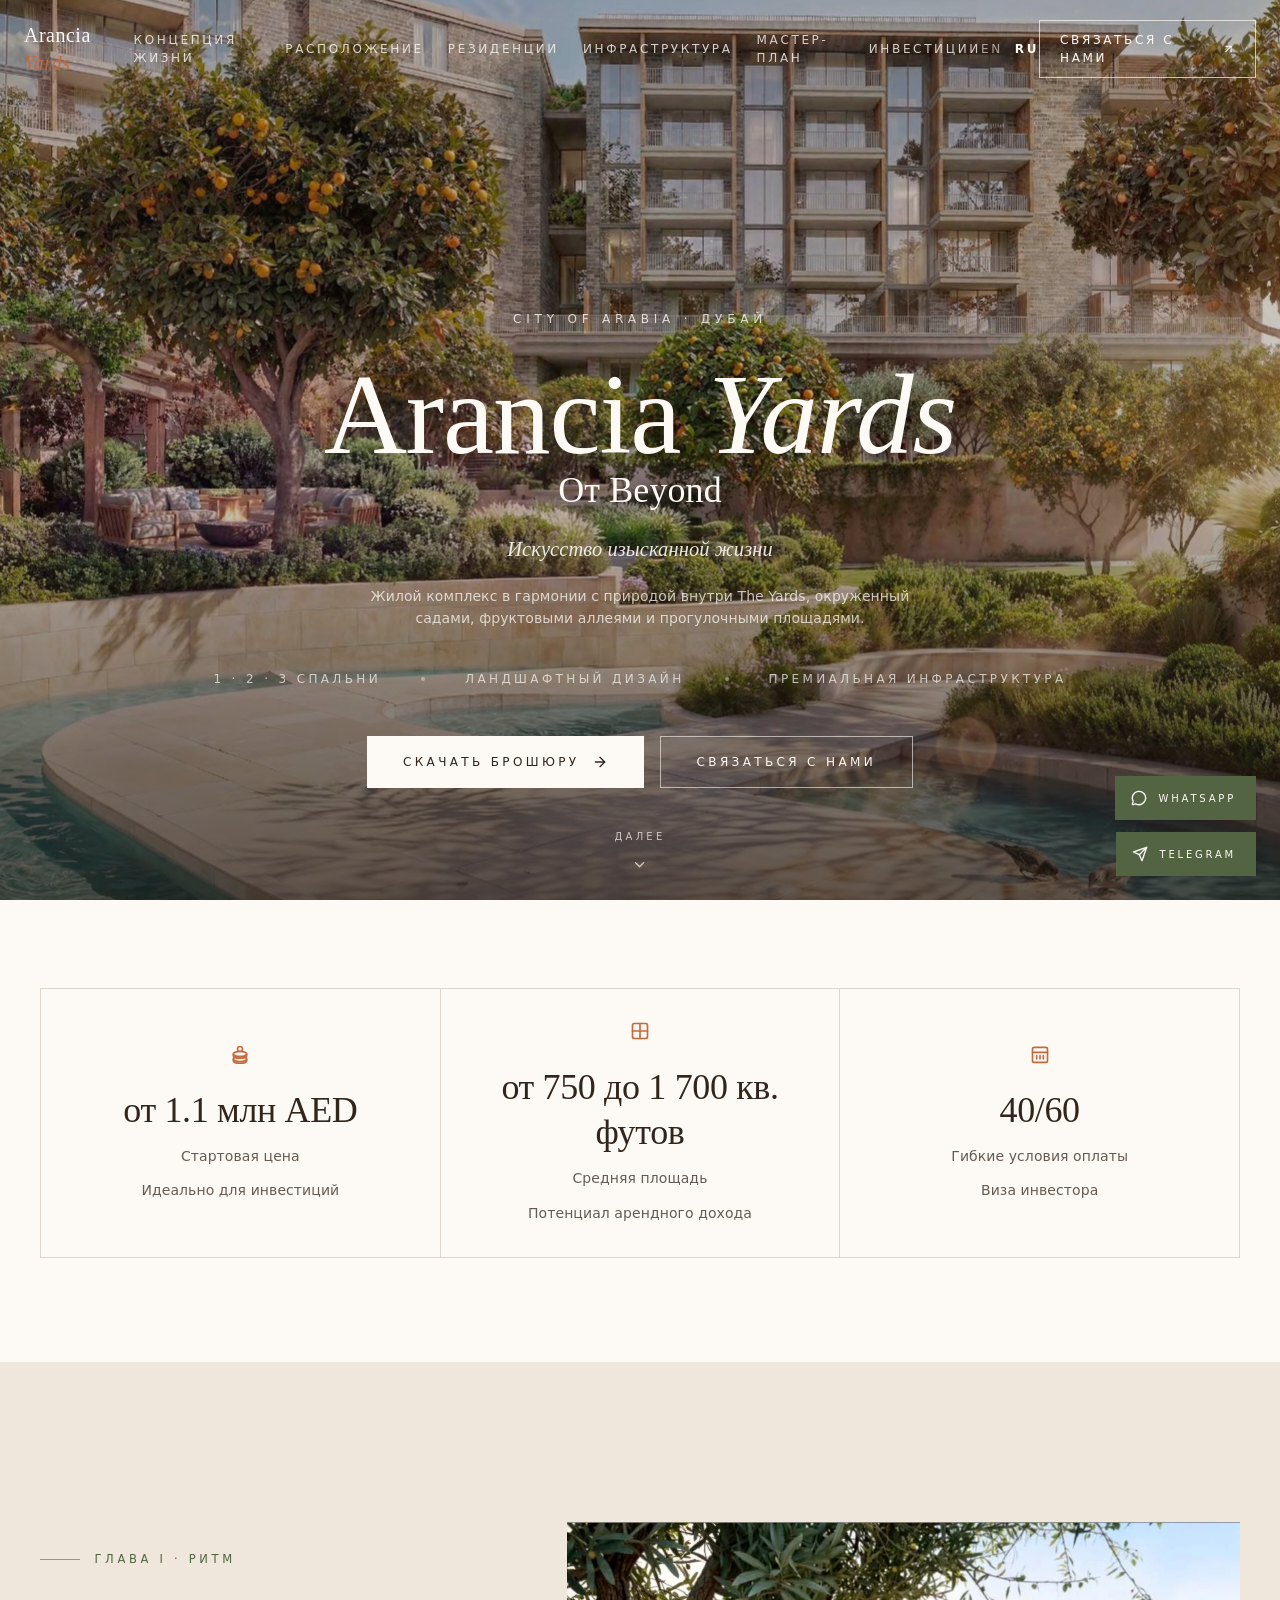
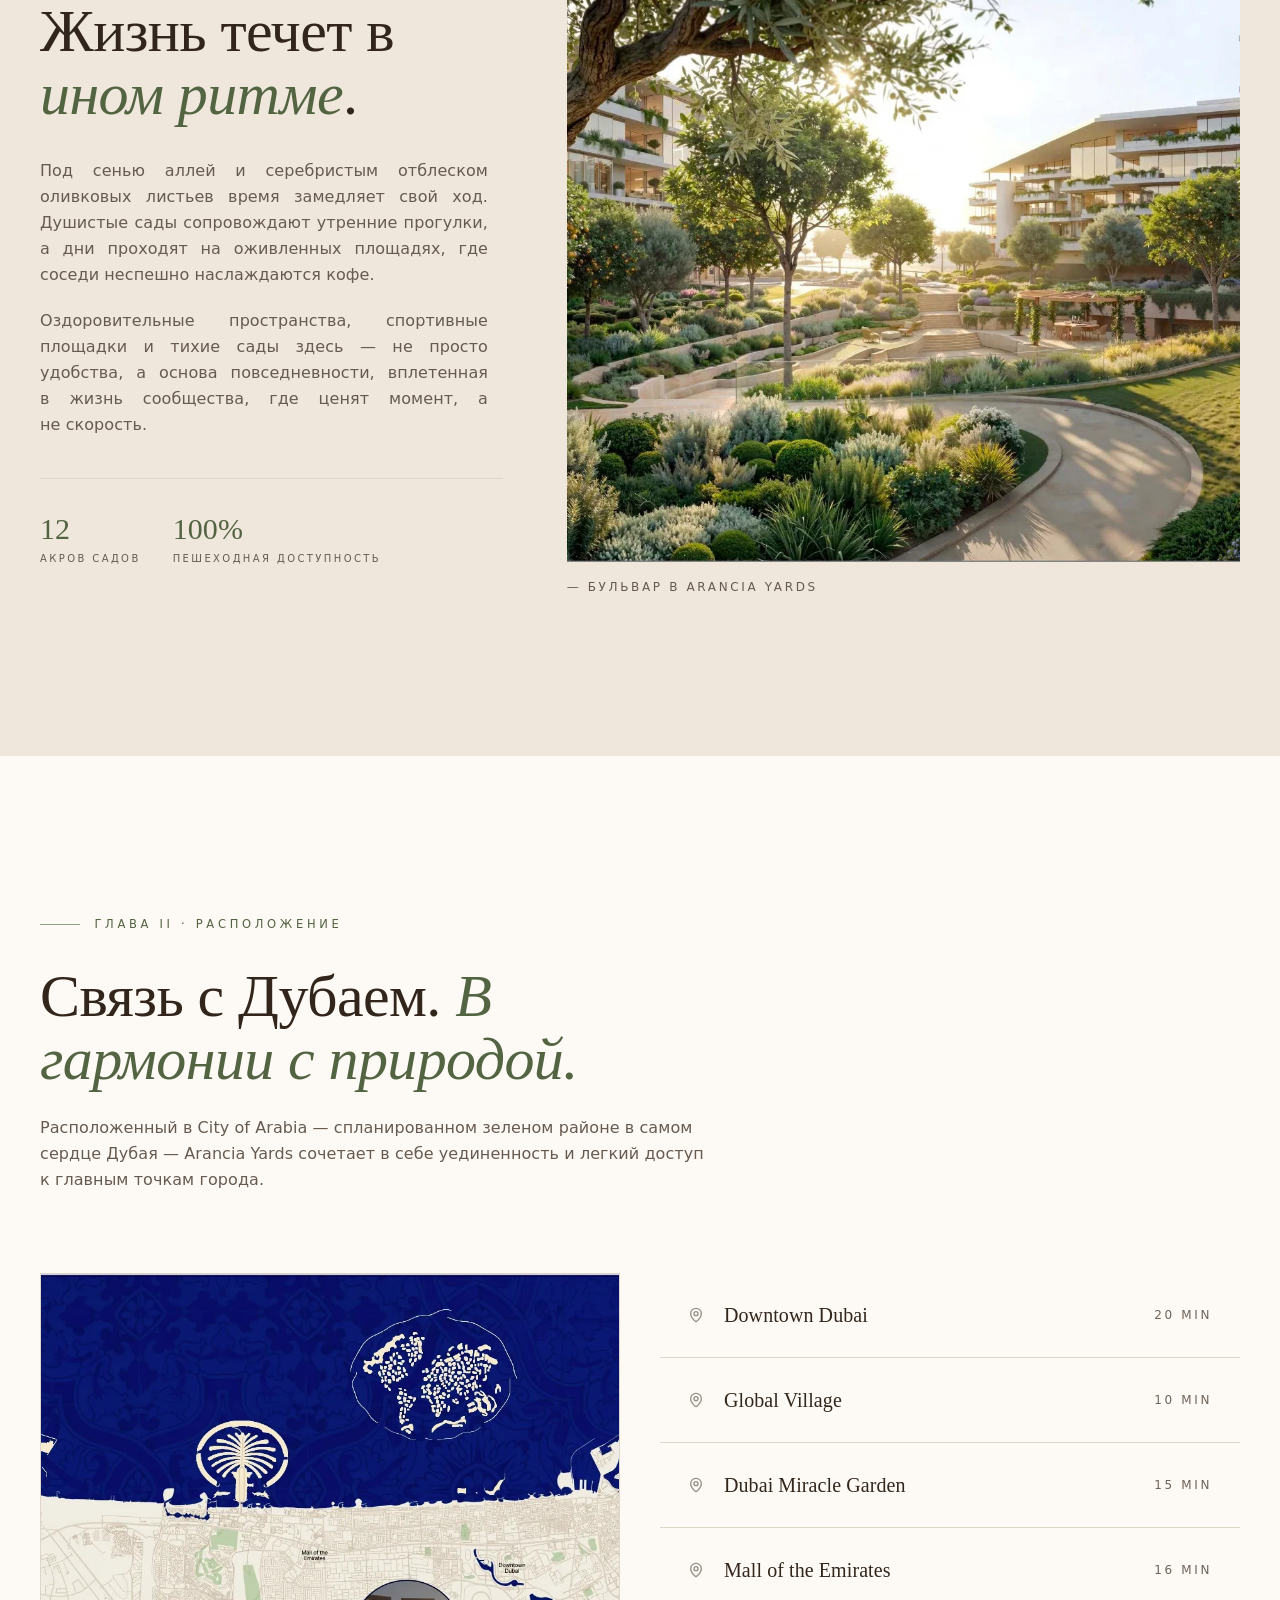
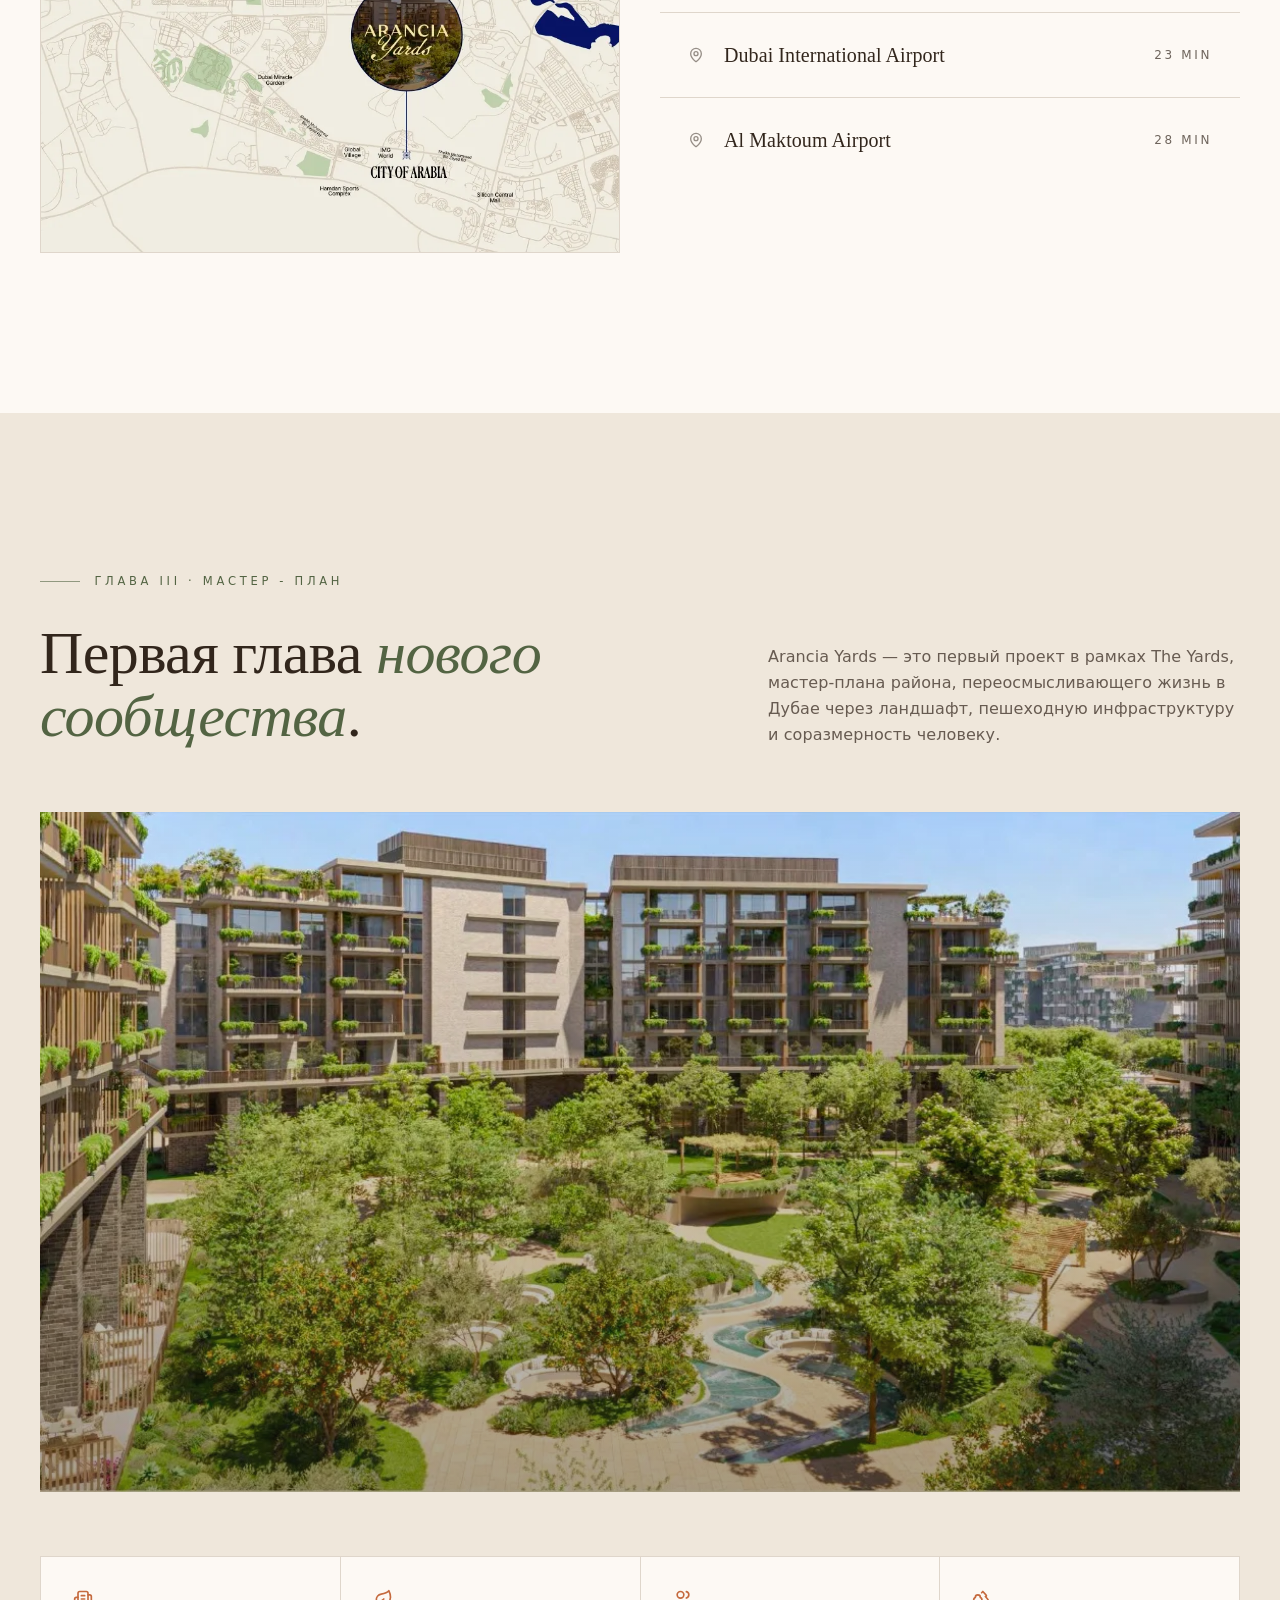
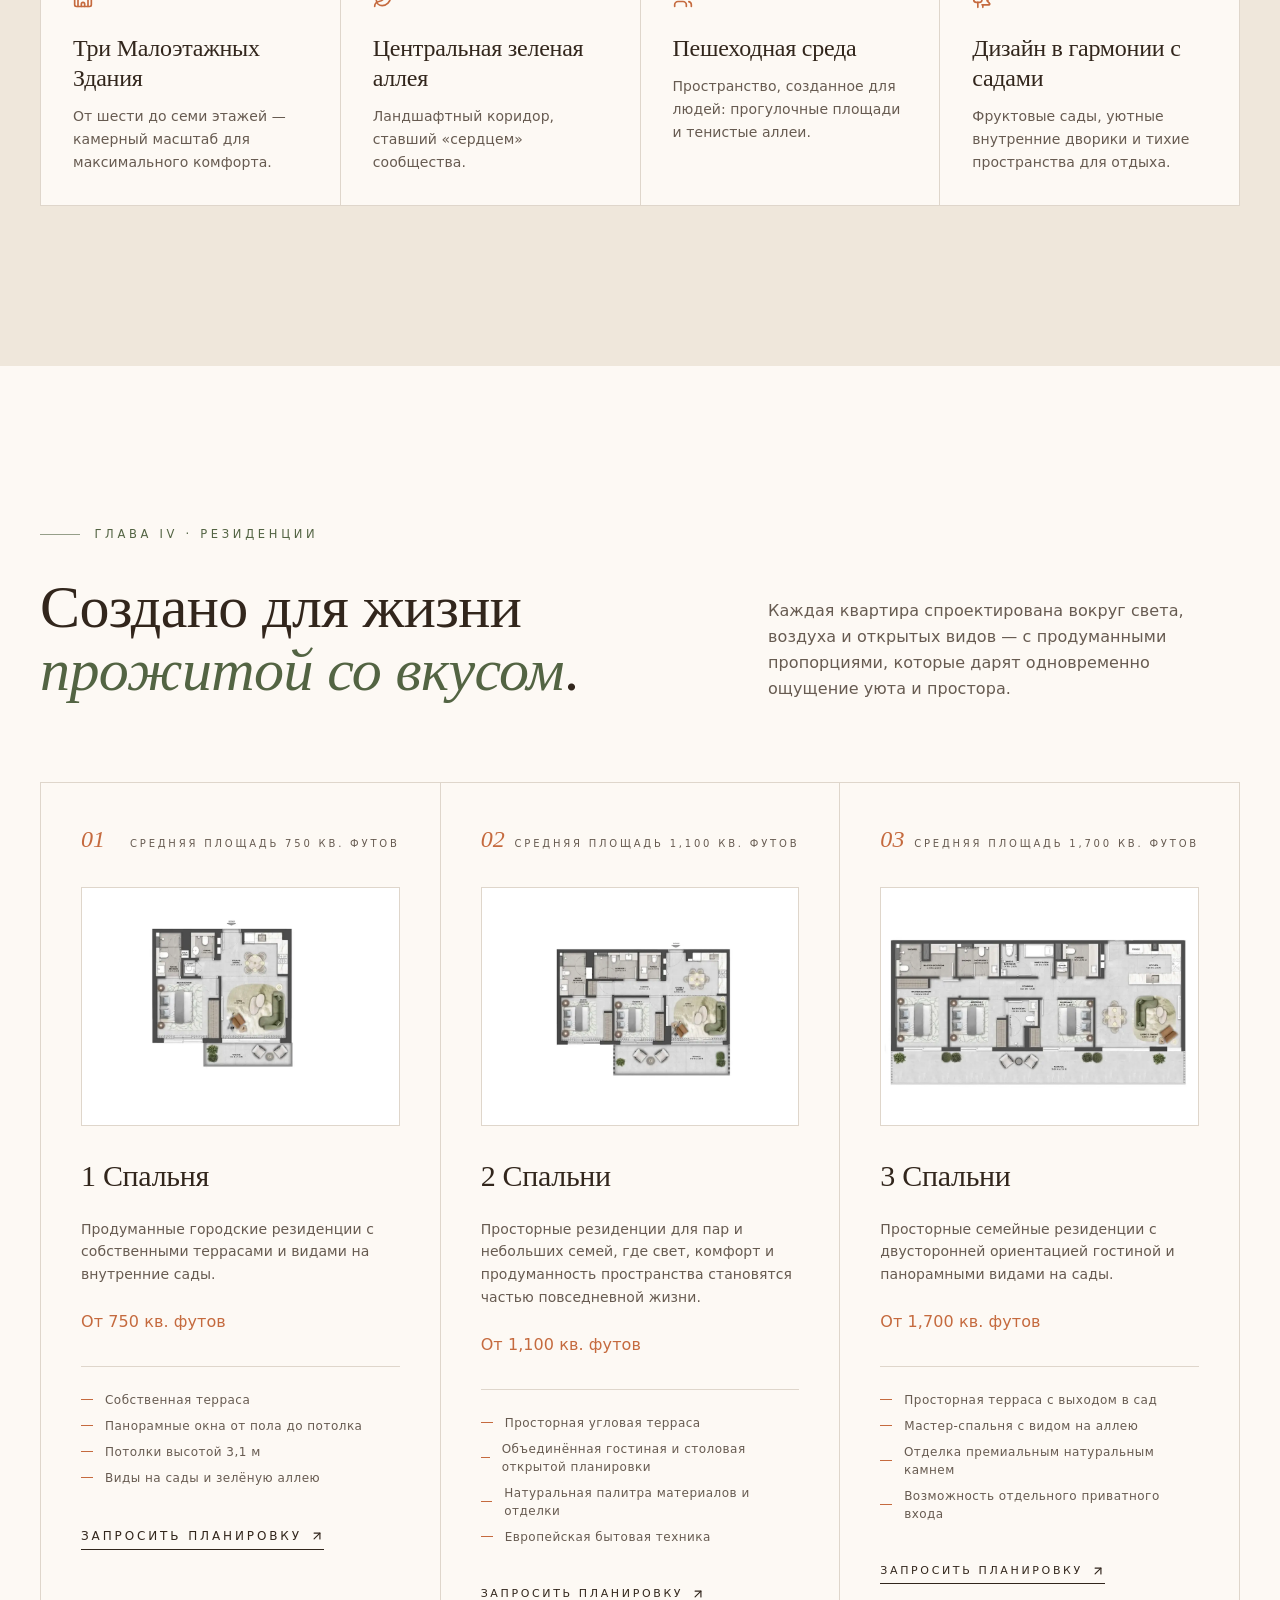
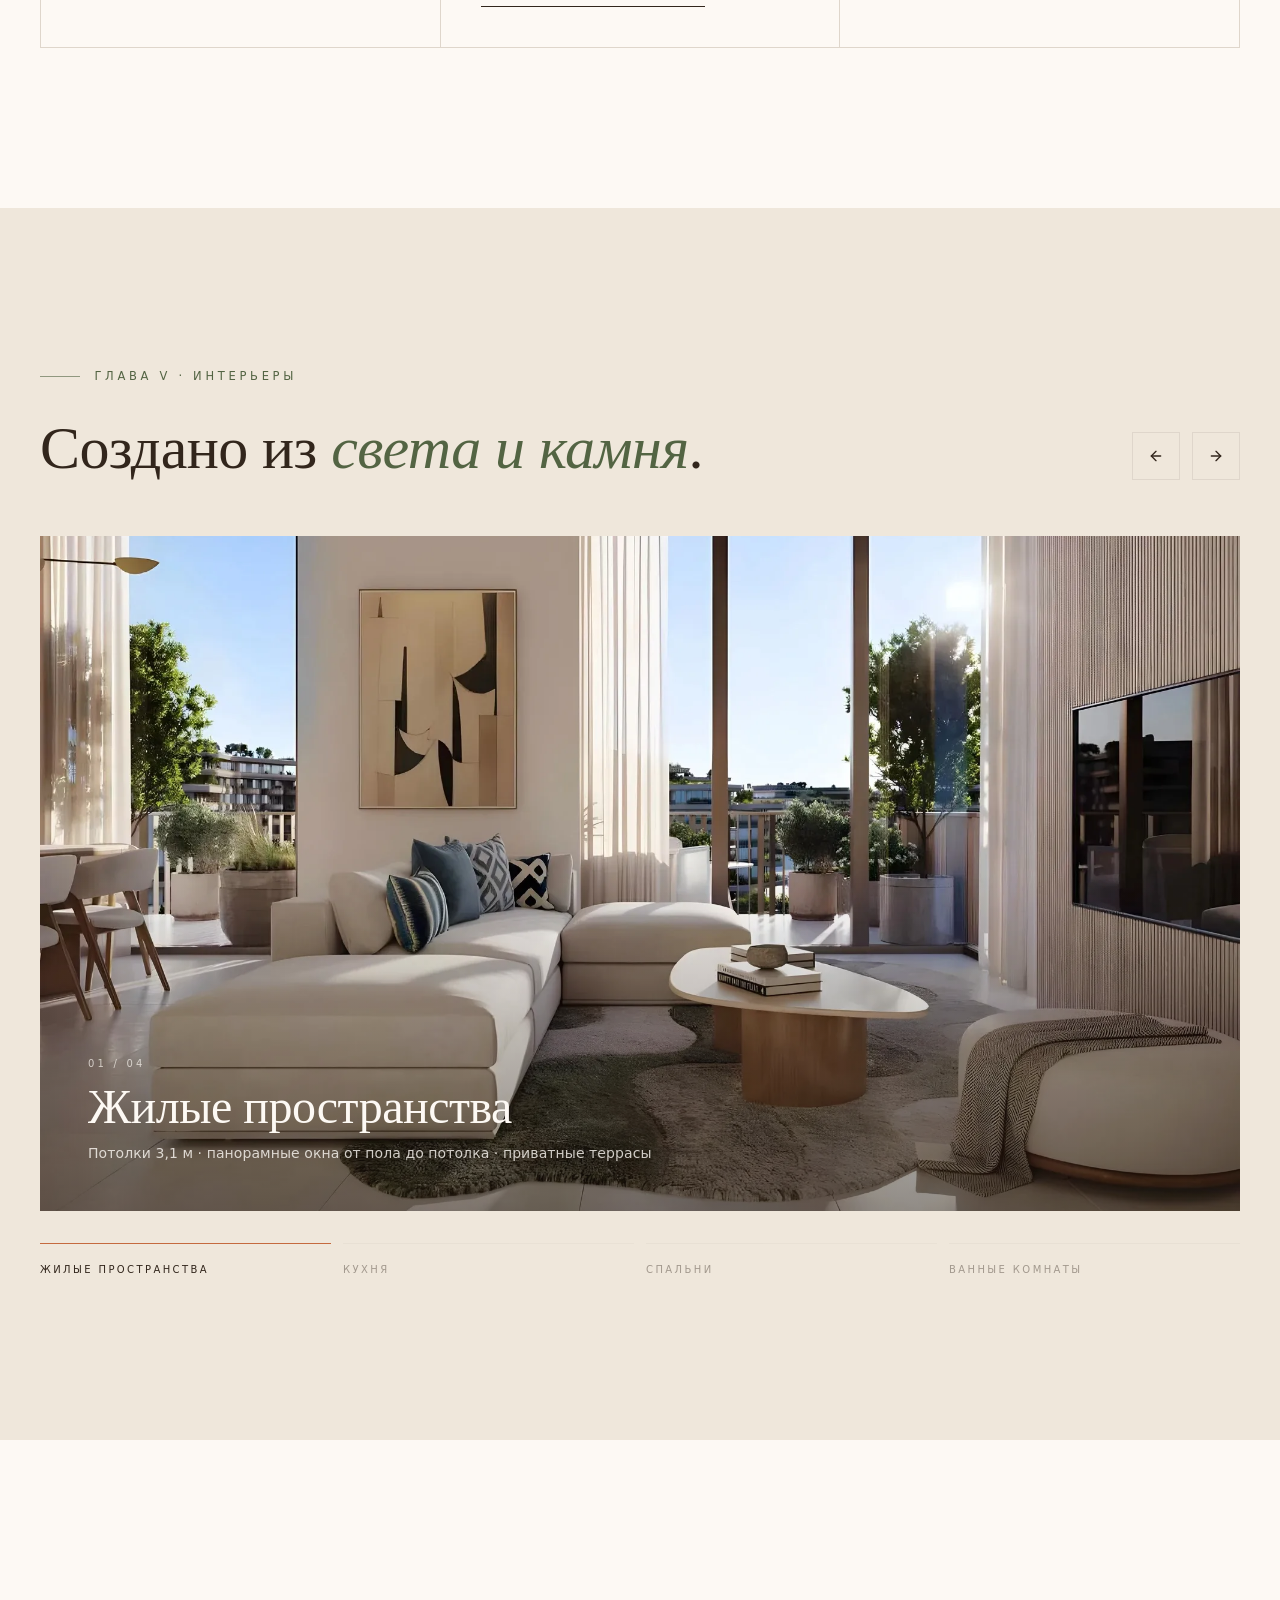
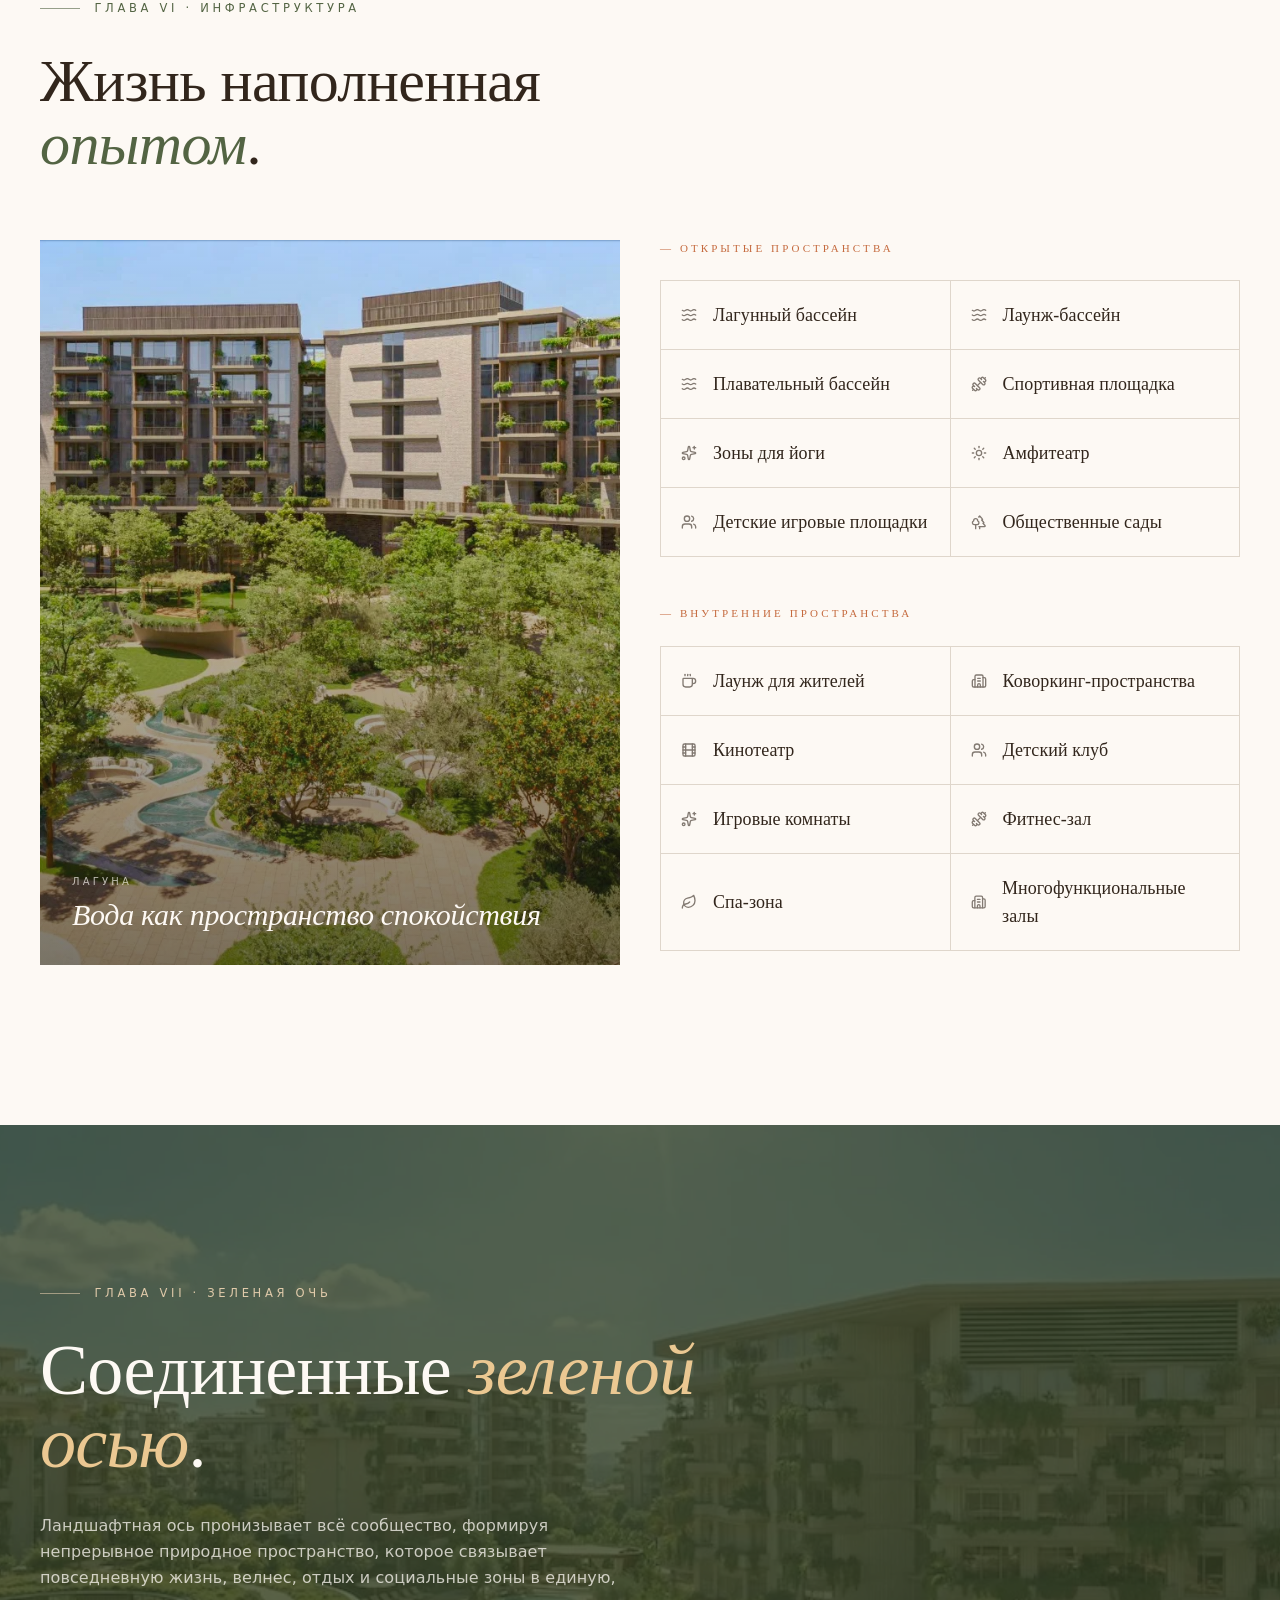
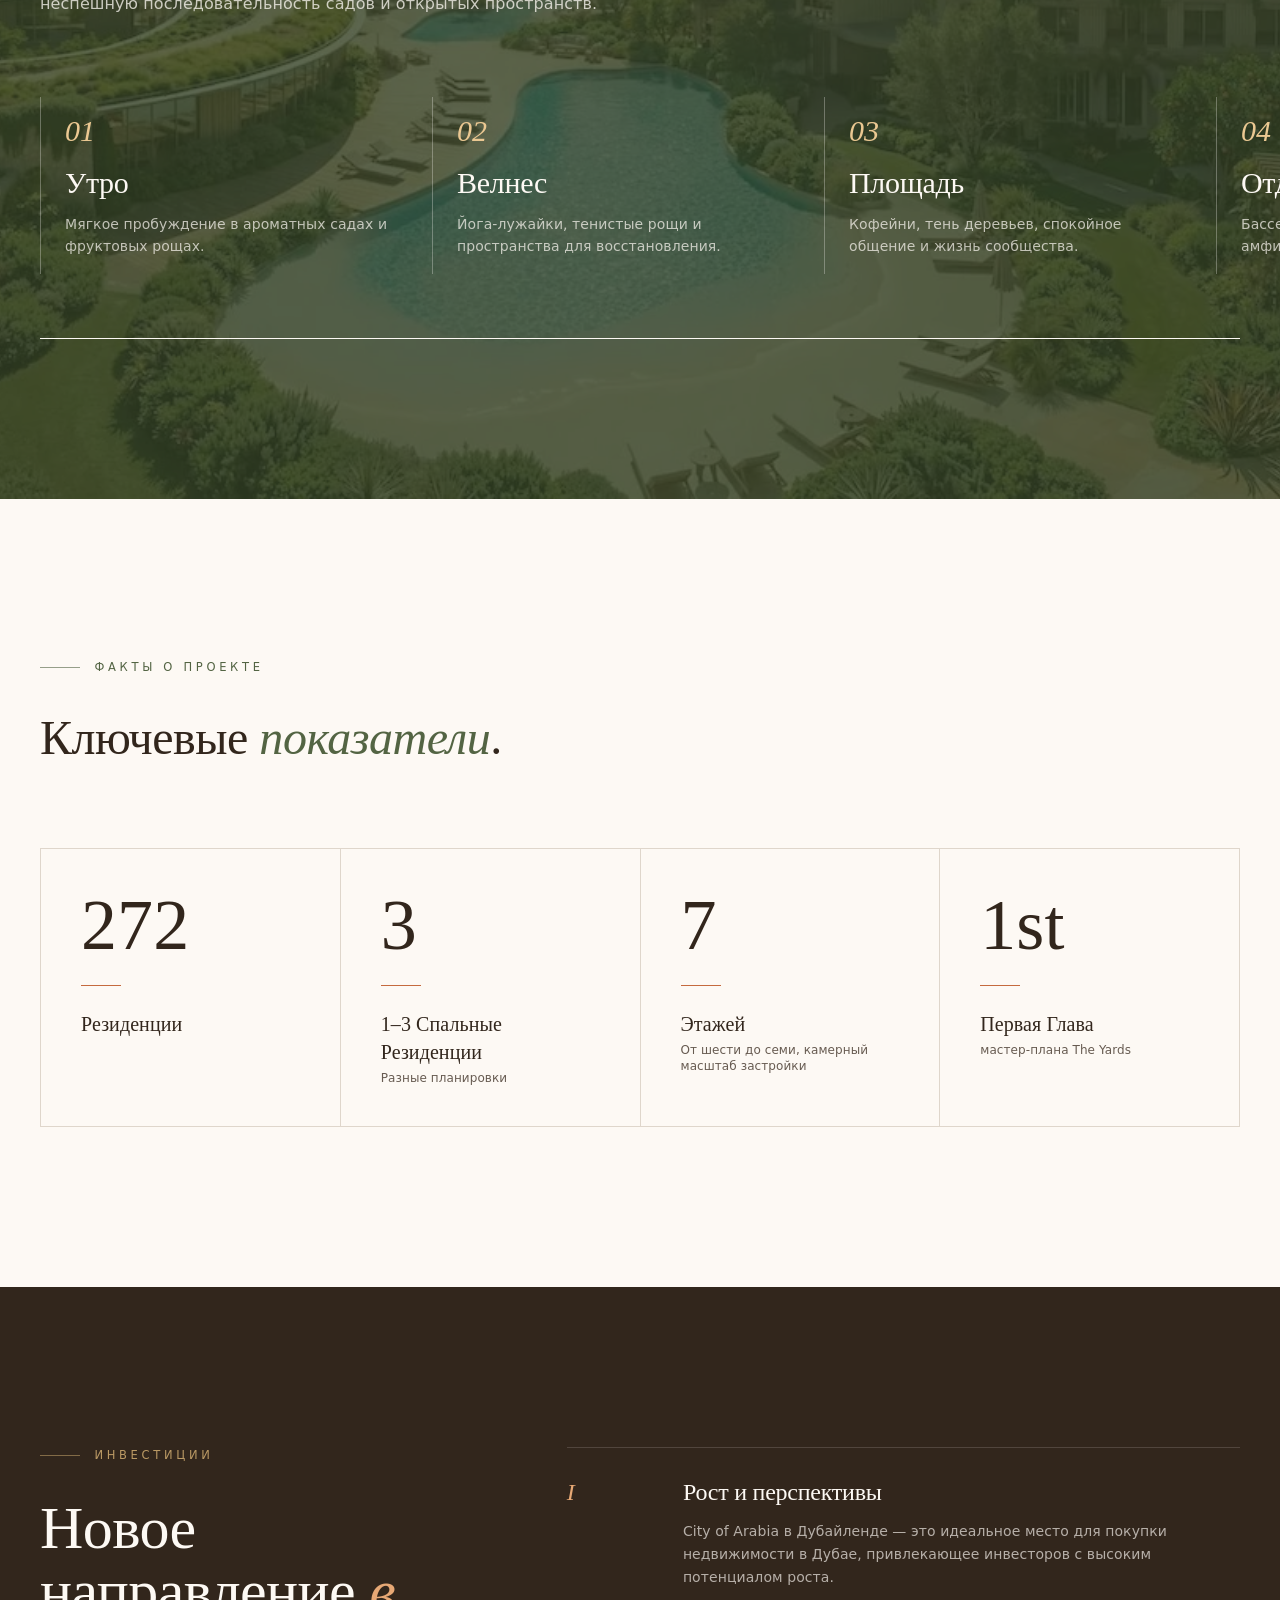
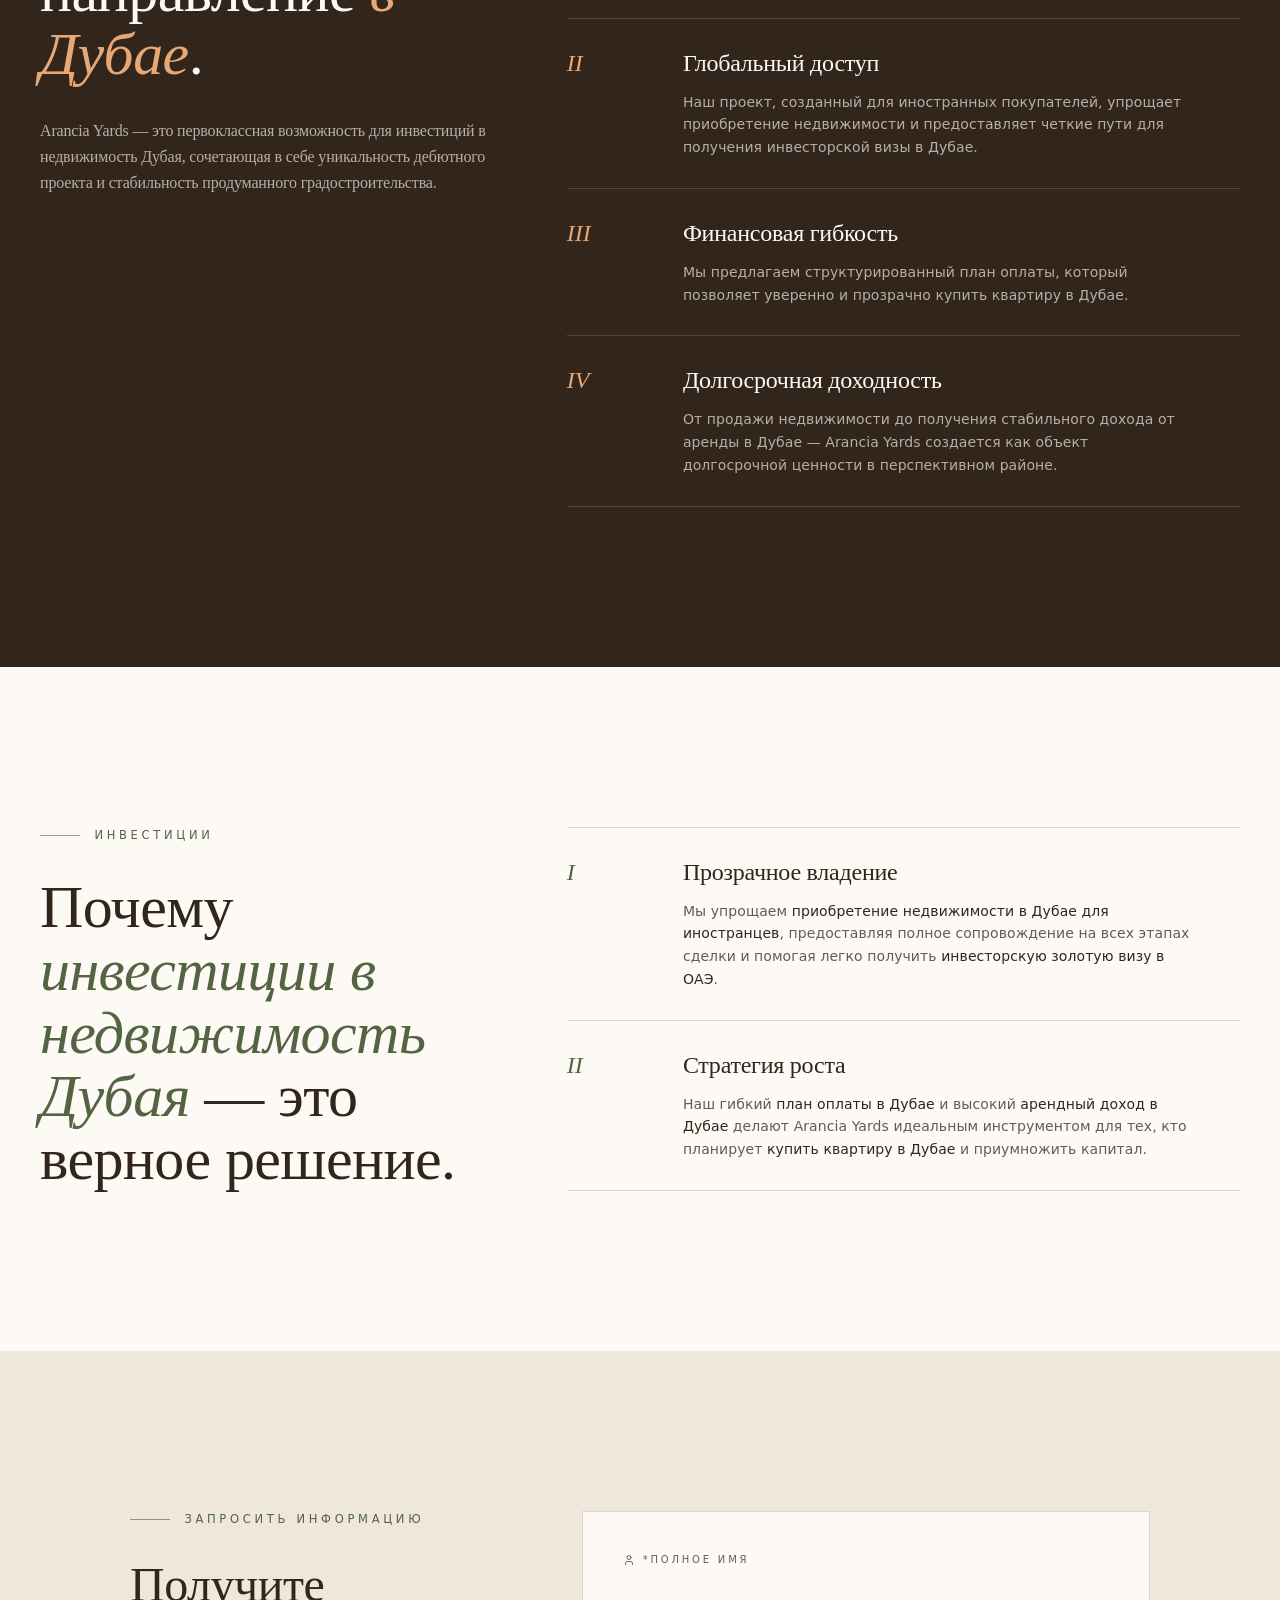
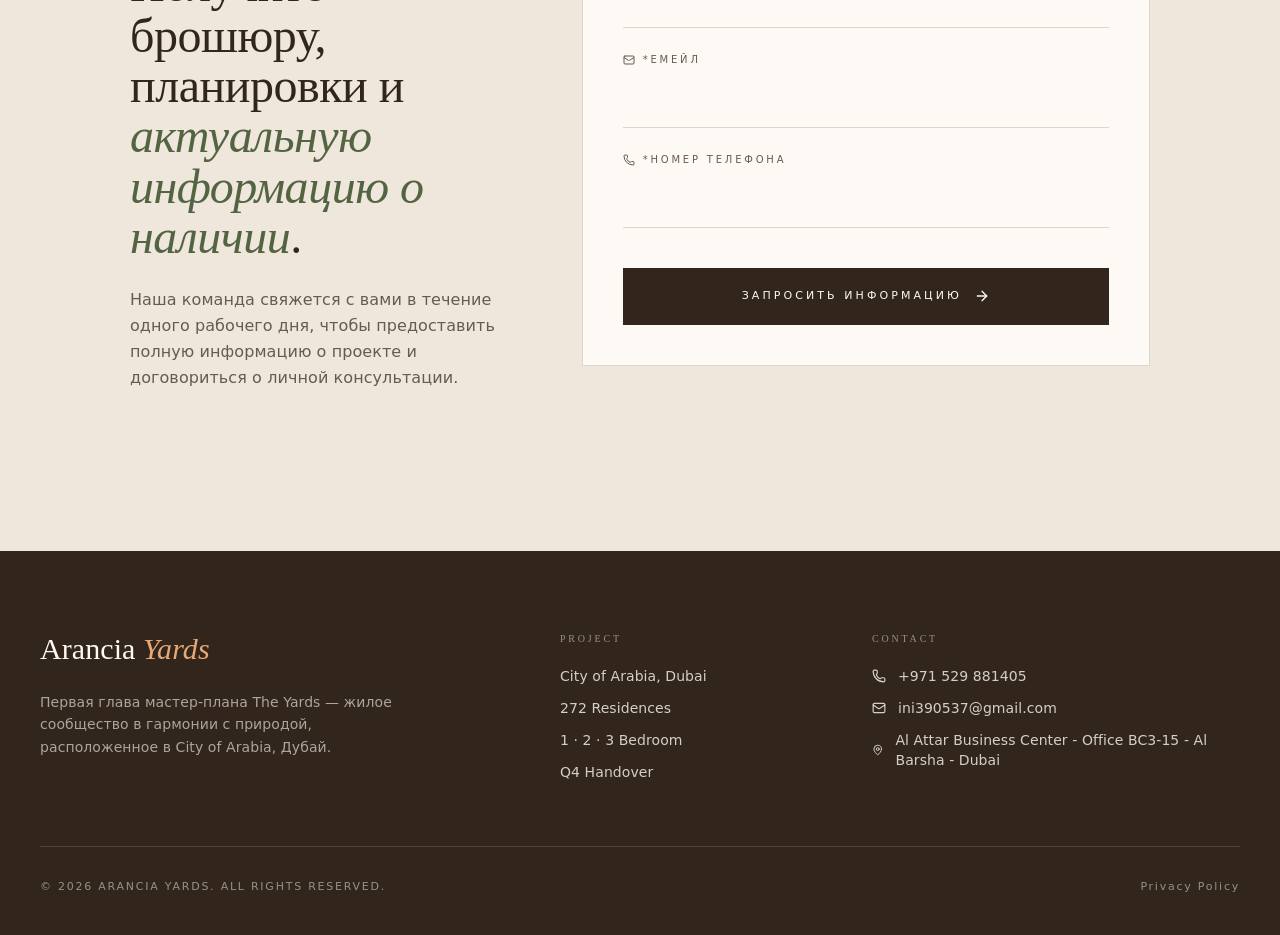
<file: ru/index.html>
<!DOCTYPE html>
<html lang="en">
   <head>
      <!-- Google tag (gtag.js) -->
      <script async src="https://www.googletagmanager.com/gtag/js?id=AW-18307966211"></script>
      <script>
         window.dataLayer = window.dataLayer || [];
         function gtag(){dataLayer.push(arguments);}
         gtag('js', new Date());

         gtag('config', 'AW-18307966211');
      </script>
      <meta http-equiv="Content-Type" content="text/html; charset=UTF-8">
      <meta name="viewport" content="width=device-width, initial-scale=1">
      <link rel="preload" as="image" href="../assets/hero.webp">
      <link rel="stylesheet" href="../assets/styles.css" data-precedence="default">
      <link rel="icon" type="image/png" href="../assets/favicon.png">
      <title>Arancia Yards | Покупка квартиры в Дубае | Инвестиции в недвижимость</title>
      <meta property="og:type" content="website">
      <meta name="twitter:card" content="summary_large_image">
      <meta name="description" content="Инвестиции в недвижимость Дубая с Arancia Yards. Гибкий план оплаты, высокий арендный доход и помощь в получении инвесторской визы. Узнайте больше о покупке квартиры.">
      <meta property="og:title" content="Arancia Yards — The Essence of Cultivated Living">
      <meta property="og:description" content="Mediterranean-inspired residences in a landscape-led community at City of Arabia, Dubai.">
      <meta property="og:url" content="/">
      <link rel="preconnect" href="https://fonts.googleapis.com/">
      <link rel="preconnect" href="https://fonts.gstatic.com/" crossorigin="anonymous">
   </head>
   <body>
      <h1 class="sr-only">Купить недвижимость в Дубае: квартиры в проекте Arancia Yards. Возможности визы инвестора и вид на жительство в Дубае </h1>
      <!--$-->
      <main class="bg-background text-foreground overflow-x-hidden">
         <header id="header" class="header">
            <div class="mx-auto flex max-w-[1400px] items-center justify-between px-6 lg:px-10 py-5">
               <a href="#" class="font-serif text-xl tracking-wide text-background">Arancia <span class="italic text-accent keep-accent">Yards</span></a>
               <nav class="hidden md:flex items-center gap-6"><a href="#living" class="text-[12px] tracking-[0.22em] uppercase transition-colors text-background/80 hover:text-background">Концепция жизни</a><a href="#location" class="text-[12px] tracking-[0.22em] uppercase transition-colors text-background/80 hover:text-background">Расположение</a><a href="#residences" class="text-[12px] tracking-[0.22em] uppercase transition-colors text-background/80 hover:text-background">Резиденции</a><a href="#amenities" class="text-[12px] tracking-[0.22em] uppercase transition-colors text-background/80 hover:text-background">Инфраструктура</a><a href="#masterplan" class="text-[12px] tracking-[0.22em] uppercase transition-colors text-background/80 hover:text-background">Мастер-план</a><a href="#investment" class="text-[12px] tracking-[0.22em] uppercase transition-colors text-background/80 hover:text-background">Инвестиции</a></nav>
               <div class="flex items-center gap-3 ps-4 border-s border-background/20 ml-auto">
                  <a href="../index.html" class="text-[12px] tracking-[0.22em] uppercase text-background/60 hover:text-background transition-colors">EN</a>
                  <a href="" class="text-[12px] font-bold tracking-[0.22em] uppercase text-background">RU</a>
               </div>
               <a href="#" onclick="openModal(); return false;" class="hidden md:inline-flex items-center gap-2 border px-5 py-2.5 text-[12px] tracking-[0.22em] uppercase transition-colors border-background/70 text-background hover:bg-background hover:text-foreground">
                  Связаться с нами 
                  <svg xmlns="http://www.w3.org/2000/svg" width="24" height="24" viewBox="0 0 24 24" fill="none" stroke="currentColor" stroke-width="2" stroke-linecap="round" stroke-linejoin="round" class="lucide lucide-arrow-up-right h-3.5 w-3.5" aria-hidden="true">
                     <path d="M7 7h10v10"></path>
                     <path d="M7 17 17 7"></path>
                  </svg>
               </a>
            </div>
         </header>
         <section class="relative h-[100svh] min-h-[680px] w-full overflow-hidden">
            <div class="absolute inset-0" style="transform: scale(1.05);">
               <img src="../assets/hero.webp" alt="Arancia Yards Mediterranean residences" class="h-full w-full object-cover">
               <div class="absolute inset-0 bg-gradient-to-b from-ink/30 via-ink/20 to-ink/70"></div>
            </div>
            <div class="relative z-10 flex h-full flex-col items-center justify-end pb-28 px-6 text-center text-background" style="opacity:1">
               <p class="text-[12px] tracking-[0.4em] uppercase mb-8 text-background/80" style="opacity: 1; transform: none;">City of Arabia · Дубай</p>
                <div class="flex flex-col">
                    <h1 class="font-serif text-[clamp(3rem,9vw,8rem)] leading-[0.95] font-light">
                        Arancia <span class="italic">Yards</span>
                    </h1>
                    <p class="font-serif text-4xl leading-[1.2] font-light opacity-80">
                        От Beyond
                    </p>
                </div>
               <p class="font-serif italic text-[clamp(1.1rem,1.6vw,1.4rem)] mt-6 text-background/90" style="opacity: 1;">Искусство изысканной жизни</p>
               <p class="mt-5 max-w-xl text-sm leading-relaxed text-background/75 font-light" style="opacity: 1;">Жилой комплекс в гармонии с природой внутри The Yards, окруженный садами, фруктовыми аллеями и прогулочными площадями.</p>
               <div class="mt-10 flex flex-wrap items-center justify-center gap-x-10 gap-y-3 text-[12px] tracking-[0.28em] uppercase text-background/70" style="opacity: 1; transform: none;"><span>1 · 2 · 3 Спальни</span><span class="hidden sm:inline h-1 w-1 rounded-full bg-background/40"></span><span>Ландшафтный дизайн</span><span class="hidden sm:inline h-1 w-1 rounded-full bg-background/40"></span><span>Премиальная инфраструктура</span></div>
               <div class="mt-12 flex flex-col sm:flex-row gap-4" style="opacity: 1; transform: none;">
                  <a href="#" onclick="openModal(); return false;" class="group inline-flex items-center justify-center gap-3 bg-background text-foreground px-9 py-4 text-[12px] tracking-[0.28em] uppercase hover:bg-accent hover:text-accent-foreground transition-colors">
                     Скачать брошюру 
                     <svg xmlns="http://www.w3.org/2000/svg" width="24" height="24" viewBox="0 0 24 24" fill="none" stroke="currentColor" stroke-width="2" stroke-linecap="round" stroke-linejoin="round" class="lucide lucide-arrow-right h-4 w-4 transition-transform group-hover:translate-x-1" aria-hidden="true">
                        <path d="M5 12h14"></path>
                        <path d="m12 5 7 7-7 7"></path>
                     </svg>
                  </a>
                  <a href="#" onclick="openModal(); return false;" class="inline-flex items-center justify-center gap-3 border border-background/60 text-background px-9 py-4 text-[12px] tracking-[0.28em] uppercase hover:bg-background hover:text-foreground transition-colors">Связаться с нами</a>
               </div>
            </div>
            <div class="absolute bottom-8 left-1/2 z-10 -translate-x-1/2 flex flex-col items-center gap-2 text-background/70" style="opacity: 1;">
               <span class="text-[10px] tracking-[0.32em] uppercase">Далее</span>
               <div style="transform: translateY(4.76627px);">
                  <svg xmlns="http://www.w3.org/2000/svg" width="24" height="24" viewBox="0 0 24 24" fill="none" stroke="currentColor" stroke-width="2" stroke-linecap="round" stroke-linejoin="round" class="lucide lucide-chevron-down h-4 w-4" aria-hidden="true">
                     <path d="m6 9 6 6 6-6"></path>
                  </svg>
               </div>
            </div>
         </section>
         <section id="complex-information" class="py-6 lg:py-10 bg-background">
            <div class="mx-auto max-w-[1400px] px-6 lg:px-10">
                <div class="mt-16 mb-20 grid sm:grid-cols-1 md:grid-cols-3 lg:grid-cols-3 gap-px bg-border border border-border">
                    <div class="" style="opacity: 1; transform: none;">
                        <div class="bg-background p-8 flex flex-col items-center justify-center text-center h-full ">
                            <svg xmlns="http://www.w3.org/2000/svg" width="24" height="24" viewBox="0 0 24 24" fill="none" stroke="currentColor" stroke-width="2" stroke-linecap="round" stroke-linejoin="round" class="h-5 w-5 text-accent" aria-hidden="true">
                                <ellipse cx="12" cy="18" rx="8" ry="3"></ellipse>
                                <path d="M4 18v2a8 3 0 0 0 16 0v-2"></path>
                                <ellipse cx="12" cy="12" rx="8" ry="3"></ellipse>
                                <path d="M4 12v2a8 3 0 0 0 16 0v-2"></path>
                                <circle cx="12" cy="6" r="3"></circle>
                            </svg>
                            <h3 class="mt-6 font-serif text-4xl leading-tight">от 1.1 млн AED</h3>
                            <p class="mt-3 text-sm text-muted-foreground leading-relaxed">Стартовая цена</p>
                            <p class="mt-3 text-sm text-muted-foreground leading-relaxed">Идеально для инвестиций</p>
                        </div>
                    </div>
                    <div class="" style="opacity: 1; transform: none;">
                        <div class="bg-background p-8 flex flex-col items-center justify-center text-center h-full">
                            <svg xmlns="http://www.w3.org/2000/svg" width="24" height="24" viewBox="0 0 24 24" fill="none" stroke="currentColor" stroke-width="2" stroke-linecap="round" stroke-linejoin="round" class="h-5 w-5 text-accent" aria-hidden="true">
                                <rect x="3" y="3" width="18" height="18" rx="2" ry="2"></rect>
                                <path d="M3 12h18"></path>
                                <path d="M12 3v18"></path>
                            </svg>
                            <h3 class="mt-6 font-serif text-4xl leading-tight">от 750 до 1 700 кв. футов</h3>
                            <p class="mt-3 text-sm text-muted-foreground leading-relaxed">Средняя площадь</p>
                            <p class="mt-3 text-sm text-muted-foreground leading-relaxed">Потенциал арендного дохода</p>
                        </div>
                    </div>
                    <div class="" style="opacity: 1; transform: none;">
                        <div class="bg-background p-8 flex flex-col items-center justify-center text-center h-full">
                            <svg xmlns="http://www.w3.org/2000/svg" width="24" height="24" viewBox="0 0 24 24" fill="none" stroke="currentColor" stroke-width="2" stroke-linecap="round" stroke-linejoin="round" class="h-5 w-5 text-accent" aria-hidden="true">
                                <rect x="3" y="4" width="18" height="18" rx="2" ry="2"></rect>
                                <path d="M3 10h18"></path>
                                <path d="M8 14v4"></path>
                                <path d="M12 14v4"></path>
                                <path d="M16 14v4"></path>
                            </svg>
                            <h3 class="mt-6 font-serif text-4xl leading-tight">40/60</h3>
                            <p class="mt-3 text-sm text-muted-foreground leading-relaxed">Гибкие условия оплаты</p>
                            <p class="mt-3 text-sm text-muted-foreground leading-relaxed">Виза инвестора</p>
                        </div>
                    </div>
                </div>
            </div>
         </section>

         <section id="living" class="py-32 lg:py-40 bg-secondary">
            <div class="mx-auto max-w-[1400px] px-6 lg:px-10 grid lg:grid-cols-12 gap-16 items-center">
               <div class="lg:col-span-5 lg:sticky lg:top-32" style="opacity: 1; transform: none;">
                  <p class="eyebrow"><span class="hairline"></span>Глава I · Ритм</p>
                  <h2 class="mt-8 font-serif text-5xl lg:text-6xl leading-[1.05] font-light text-foreground">Жизнь течет в <span class="italic text-olive">ином ритме</span>.</h2>
                  <div class="mt-8 space-y-5 text-muted-foreground leading-relaxed max-w-md justify-text">
                     <p>Под сенью аллей и серебристым отблеском оливковых листьев время замедляет свой ход. Душистые сады сопровождают утренние прогулки, а дни проходят на оживленных площадях, где соседи неспешно наслаждаются кофе.</p>
                     <p>Оздоровительные пространства, спортивные площадки и тихие сады здесь — не просто удобства, а основа повседневности, вплетенная в жизнь сообщества, где ценят момент, а не скорость.</p>
                  </div>
                  <div class="mt-10 flex items-center gap-8 pt-8 border-t border-border">
                     <div>
                        <div class="font-serif text-3xl text-olive">12</div>
                        <div class="text-[10px] tracking-[0.24em] uppercase text-muted-foreground mt-1">Акров садов</div>
                     </div>
                     <div>
                        <div class="font-serif text-3xl text-olive">100%</div>
                        <div class="text-[10px] tracking-[0.24em] uppercase text-muted-foreground mt-1">Пешеходная доступность</div>
                     </div>
                  </div>
               </div>
               <div class="lg:col-span-7" style="opacity: 1; transform: none;">
                  <div class="relative overflow-hidden"><img src="../assets/lifestyle.webp" alt="Shaded courtyard with olive trees" width="1600" height="1200" loading="lazy" class="w-full h-[640px] object-cover" style="transform: none;"></div>
                  <p class="mt-4 text-[12px] tracking-[0.22em] uppercase text-muted-foreground">— Бульвар в Arancia Yards</p>
               </div>
            </div>
         </section>
         <section id="location" class="py-32 lg:py-40 bg-background">
            <div class="mx-auto max-w-[1400px] px-6 lg:px-10">
               <div class="max-w-2xl" style="opacity: 1; transform: none;">
                  <p class="eyebrow"><span class="hairline"></span>Глава II · Расположение</p>
                  <h2 class="mt-8 font-serif text-5xl lg:text-6xl leading-[1.05] font-light">Связь с Дубаем. <span class="italic text-olive">В гармонии с природой.</span></h2>
                  <p class="mt-6 text-muted-foreground leading-relaxed">Расположенный в City of Arabia — спланированном зеленом районе в самом сердце Дубая — Arancia Yards сочетает в себе уединенность и легкий доступ к главным точкам города.</p>
               </div>
               <div class="mt-20 grid lg:grid-cols-2 gap-10 items-start">
                  <div class="" style="opacity: 1; transform: none;">
                     <div class="relative aspect-square w-full bg-background border border-border overflow-hidden">
                        <img 
                            src="../assets/map.webp" 
                            alt="Arancia Yards" 
                            class="absolute inset-0 h-full w-full object-cover"
                        />
                     </div>
                  </div>
                  <div class="space-y-px bg-border">
                     <div class="" style="opacity: 1; transform: none;">
                        <div class="group flex items-center justify-between bg-background px-7 py-7 hover:bg-accent hover:text-accent-foreground transition-colors duration-500">
                           <div class="flex items-center gap-5">
                              <svg xmlns="http://www.w3.org/2000/svg" width="24" height="24" viewBox="0 0 24 24" fill="none" stroke="currentColor" stroke-width="2" stroke-linecap="round" stroke-linejoin="round" class="lucide lucide-map-pin h-4 w-4 opacity-50 group-hover:opacity-100" aria-hidden="true">
                                 <path d="M20 10c0 4.993-5.539 10.193-7.399 11.799a1 1 0 0 1-1.202 0C9.539 20.193 4 14.993 4 10a8 8 0 0 1 16 0"></path>
                                 <circle cx="12" cy="10" r="3"></circle>
                              </svg>
                              <span class="font-serif text-xl">Downtown Dubai</span>
                           </div>
                           <span class="text-[12px] tracking-[0.22em] uppercase opacity-70 group-hover:opacity-100">20 min</span>
                        </div>
                     </div>
                     <div class="" style="opacity: 1; transform: none;">
                        <div class="group flex items-center justify-between bg-background px-7 py-7 hover:bg-accent hover:text-accent-foreground transition-colors duration-500">
                           <div class="flex items-center gap-5">
                              <svg xmlns="http://www.w3.org/2000/svg" width="24" height="24" viewBox="0 0 24 24" fill="none" stroke="currentColor" stroke-width="2" stroke-linecap="round" stroke-linejoin="round" class="lucide lucide-map-pin h-4 w-4 opacity-50 group-hover:opacity-100" aria-hidden="true">
                                 <path d="M20 10c0 4.993-5.539 10.193-7.399 11.799a1 1 0 0 1-1.202 0C9.539 20.193 4 14.993 4 10a8 8 0 0 1 16 0"></path>
                                 <circle cx="12" cy="10" r="3"></circle>
                              </svg>
                              <span class="font-serif text-xl">Global Village</span>
                           </div>
                           <span class="text-[12px] tracking-[0.22em] uppercase opacity-70 group-hover:opacity-100">10 min</span>
                        </div>
                     </div>
                     <div class="" style="opacity: 1; transform: none;">
                        <div class="group flex items-center justify-between bg-background px-7 py-7 hover:bg-accent hover:text-accent-foreground transition-colors duration-500">
                           <div class="flex items-center gap-5">
                              <svg xmlns="http://www.w3.org/2000/svg" width="24" height="24" viewBox="0 0 24 24" fill="none" stroke="currentColor" stroke-width="2" stroke-linecap="round" stroke-linejoin="round" class="lucide lucide-map-pin h-4 w-4 opacity-50 group-hover:opacity-100" aria-hidden="true">
                                 <path d="M20 10c0 4.993-5.539 10.193-7.399 11.799a1 1 0 0 1-1.202 0C9.539 20.193 4 14.993 4 10a8 8 0 0 1 16 0"></path>
                                 <circle cx="12" cy="10" r="3"></circle>
                              </svg>
                              <span class="font-serif text-xl">Dubai Miracle Garden</span>
                           </div>
                           <span class="text-[12px] tracking-[0.22em] uppercase opacity-70 group-hover:opacity-100">15 min</span>
                        </div>
                     </div>
                     <div class="" style="opacity: 1; transform: none;">
                        <div class="group flex items-center justify-between bg-background px-7 py-7 hover:bg-accent hover:text-accent-foreground transition-colors duration-500">
                           <div class="flex items-center gap-5">
                              <svg xmlns="http://www.w3.org/2000/svg" width="24" height="24" viewBox="0 0 24 24" fill="none" stroke="currentColor" stroke-width="2" stroke-linecap="round" stroke-linejoin="round" class="lucide lucide-map-pin h-4 w-4 opacity-50 group-hover:opacity-100" aria-hidden="true">
                                 <path d="M20 10c0 4.993-5.539 10.193-7.399 11.799a1 1 0 0 1-1.202 0C9.539 20.193 4 14.993 4 10a8 8 0 0 1 16 0"></path>
                                 <circle cx="12" cy="10" r="3"></circle>
                              </svg>
                              <span class="font-serif text-xl">Mall of the Emirates</span>
                           </div>
                           <span class="text-[12px] tracking-[0.22em] uppercase opacity-70 group-hover:opacity-100">16 min</span>
                        </div>
                     </div>
                     <div class="" style="opacity: 1; transform: none;">
                        <div class="group flex items-center justify-between bg-background px-7 py-7 hover:bg-accent hover:text-accent-foreground transition-colors duration-500">
                           <div class="flex items-center gap-5">
                              <svg xmlns="http://www.w3.org/2000/svg" width="24" height="24" viewBox="0 0 24 24" fill="none" stroke="currentColor" stroke-width="2" stroke-linecap="round" stroke-linejoin="round" class="lucide lucide-map-pin h-4 w-4 opacity-50 group-hover:opacity-100" aria-hidden="true">
                                 <path d="M20 10c0 4.993-5.539 10.193-7.399 11.799a1 1 0 0 1-1.202 0C9.539 20.193 4 14.993 4 10a8 8 0 0 1 16 0"></path>
                                 <circle cx="12" cy="10" r="3"></circle>
                              </svg>
                              <span class="font-serif text-xl">Dubai International Airport</span>
                           </div>
                           <span class="text-[12px] tracking-[0.22em] uppercase opacity-70 group-hover:opacity-100">23 min</span>
                        </div>
                     </div>
                     <div class="" style="opacity: 1; transform: none;">
                        <div class="group flex items-center justify-between bg-background px-7 py-7 hover:bg-accent hover:text-accent-foreground transition-colors duration-500">
                           <div class="flex items-center gap-5">
                              <svg xmlns="http://www.w3.org/2000/svg" width="24" height="24" viewBox="0 0 24 24" fill="none" stroke="currentColor" stroke-width="2" stroke-linecap="round" stroke-linejoin="round" class="lucide lucide-map-pin h-4 w-4 opacity-50 group-hover:opacity-100" aria-hidden="true">
                                 <path d="M20 10c0 4.993-5.539 10.193-7.399 11.799a1 1 0 0 1-1.202 0C9.539 20.193 4 14.993 4 10a8 8 0 0 1 16 0"></path>
                                 <circle cx="12" cy="10" r="3"></circle>
                              </svg>
                              <span class="font-serif text-xl">Al Maktoum Airport</span>
                           </div>
                           <span class="text-[12px] tracking-[0.22em] uppercase opacity-70 group-hover:opacity-100">28 min</span>
                        </div>
                     </div>
                  </div>
               </div>
            </div>
         </section>
         <section id="masterplan" class="py-32 lg:py-40 bg-secondary">
            <div class="mx-auto max-w-[1400px] px-6 lg:px-10">
               <div class="grid lg:grid-cols-12 gap-12 items-end mb-16">
                  <div class="lg:col-span-7" style="opacity: 1; transform: none;">
                     <p class="eyebrow"><span class="hairline"></span>Глава III · Мастер - план</p>
                     <h2 class="mt-8 font-serif text-5xl lg:text-6xl leading-[1.05] font-light">Первая глава <span class="italic text-olive">нового сообщества</span>.</h2>
                  </div>
                  <div class="lg:col-span-5" style="opacity: 1; transform: none;">
                     <p class="text-muted-foreground leading-relaxed">Arancia Yards — это первый проект в рамках The Yards, мастер-плана района, переосмысливающего жизнь в Дубае через ландшафт, пешеходную инфраструктуру и соразмерность человеку.</p>
                  </div>
               </div>
               <div class="" style="opacity: 1; transform: none;">
                  <div class="relative overflow-hidden">
                     <img src="../assets/masterplan.webp" alt="The Yards masterplan aerial view" width="1800" height="1200" loading="lazy" class="w-full h-[560px] lg:h-[680px] object-cover" style="transform: none;">
                     <div class="absolute inset-0 bg-gradient-to-t from-ink/40 to-transparent"></div>
                  </div>
               </div>
               <div class="mt-16 grid sm:grid-cols-2 lg:grid-cols-4 gap-px bg-border border border-border">
                  <div class="" style="opacity: 1; transform: none;">
                     <div class="bg-background p-8 h-full">
                        <svg xmlns="http://www.w3.org/2000/svg" width="24" height="24" viewBox="0 0 24 24" fill="none" stroke="currentColor" stroke-width="2" stroke-linecap="round" stroke-linejoin="round" class="lucide lucide-building2 lucide-building-2 h-5 w-5 text-accent" aria-hidden="true">
                           <path d="M10 12h4"></path>
                           <path d="M10 8h4"></path>
                           <path d="M14 21v-3a2 2 0 0 0-4 0v3"></path>
                           <path d="M6 10H4a2 2 0 0 0-2 2v7a2 2 0 0 0 2 2h16a2 2 0 0 0 2-2V9a2 2 0 0 0-2-2h-2"></path>
                           <path d="M6 21V5a2 2 0 0 1 2-2h8a2 2 0 0 1 2 2v16"></path>
                        </svg>
                        <h3 class="mt-6 font-serif text-2xl leading-tight">Три Малоэтажных Здания</h3>
                        <p class="mt-3 text-sm text-muted-foreground leading-relaxed">От шести до семи этажей — камерный масштаб для максимального комфорта.</p>
                     </div>
                  </div>
                  <div class="" style="opacity: 1; transform: none;">
                     <div class="bg-background p-8 h-full">
                        <svg xmlns="http://www.w3.org/2000/svg" width="24" height="24" viewBox="0 0 24 24" fill="none" stroke="currentColor" stroke-width="2" stroke-linecap="round" stroke-linejoin="round" class="lucide lucide-leaf h-5 w-5 text-accent" aria-hidden="true">
                           <path d="M11 20A7 7 0 0 1 9.8 6.1C15.5 5 17 4.48 19 2c1 2 2 4.18 2 8 0 5.5-4.78 10-10 10Z"></path>
                           <path d="M2 21c0-3 1.85-5.36 5.08-6C9.5 14.52 12 13 13 12"></path>
                        </svg>
                        <h3 class="mt-6 font-serif text-2xl leading-tight">Центральная зеленая аллея</h3>
                        <p class="mt-3 text-sm text-muted-foreground leading-relaxed">Ландшафтный коридор, ставший «сердцем» сообщества.</p>
                     </div>
                  </div>
                  <div class="" style="opacity: 1; transform: none;">
                     <div class="bg-background p-8 h-full">
                        <svg xmlns="http://www.w3.org/2000/svg" width="24" height="24" viewBox="0 0 24 24" fill="none" stroke="currentColor" stroke-width="2" stroke-linecap="round" stroke-linejoin="round" class="lucide lucide-users h-5 w-5 text-accent" aria-hidden="true">
                           <path d="M16 21v-2a4 4 0 0 0-4-4H6a4 4 0 0 0-4 4v2"></path>
                           <path d="M16 3.128a4 4 0 0 1 0 7.744"></path>
                           <path d="M22 21v-2a4 4 0 0 0-3-3.87"></path>
                           <circle cx="9" cy="7" r="4"></circle>
                        </svg>
                        <h3 class="mt-6 font-serif text-2xl leading-tight">Пешеходная среда</h3>
                        <p class="mt-3 text-sm text-muted-foreground leading-relaxed">Пространство, созданное для людей: прогулочные площади и тенистые аллеи.</p>
                     </div>
                  </div>
                  <div class="" style="opacity: 1; transform: none;">
                     <div class="bg-background p-8 h-full">
                        <svg xmlns="http://www.w3.org/2000/svg" width="24" height="24" viewBox="0 0 24 24" fill="none" stroke="currentColor" stroke-width="2" stroke-linecap="round" stroke-linejoin="round" class="lucide lucide-trees h-5 w-5 text-accent" aria-hidden="true">
                           <path d="M10 10v.2A3 3 0 0 1 8.9 16H5a3 3 0 0 1-1-5.8V10a3 3 0 0 1 6 0Z"></path>
                           <path d="M7 16v6"></path>
                           <path d="M13 19v3"></path>
                           <path d="M12 19h8.3a1 1 0 0 0 .7-1.7L18 14h.3a1 1 0 0 0 .7-1.7L16 9h.2a1 1 0 0 0 .8-1.7L13 3l-1.4 1.5"></path>
                        </svg>
                        <h3 class="mt-6 font-serif text-2xl leading-tight">Дизайн в гармонии с садами</h3>
                        <p class="mt-3 text-sm text-muted-foreground leading-relaxed">Фруктовые сады, уютные внутренние дворики и тихие пространства для отдыха.</p>
                     </div>
                  </div>
               </div>
            </div>
         </section>
         <section id="residences" class="py-32 lg:py-40 bg-background">
            <div class="mx-auto max-w-[1400px] px-6 lg:px-10">
                <div class="grid lg:grid-cols-12 gap-12 items-end mb-16">
                  <div class="lg:col-span-7" style="opacity: 1; transform: none;">
                     <p class="eyebrow"><span class="hairline"></span>Глава IV · Резиденции</p>
                     <h2 class="mt-8 font-serif text-5xl lg:text-6xl leading-[1.05] font-light">Создано для жизни <span class="italic text-olive">прожитой со вкусом</span>.</h2>
                  </div>
                  <div class="lg:col-span-5" style="opacity: 1; transform: none;">
                     <p class="text-muted-foreground leading-relaxed">Каждая квартира спроектирована вокруг света, воздуха и открытых видов — с продуманными пропорциями, которые дарят одновременно ощущение уюта и простора.</p>
                  </div>
               </div>
               <div class="mt-20 grid md:grid-cols-3 gap-px bg-border border border-border">
                  <div class="" style="opacity: 1; transform: none;">
                     <article class="group bg-background p-10 h-full flex flex-col">
                        <div class="flex items-baseline justify-between">
                           <span class="font-serif italic text-accent text-2xl">01</span>
                           <span class="text-[10px] tracking-[0.28em] uppercase text-muted-foreground">
                              Средняя площадь <!-- -->750<!-- --> кв. футов
                           </span>
                        </div>
                        <div class="mt-8 aspect-[4/3] bg-muted/60 border border-border relative overflow-hidden">
                           <img src="../assets/one-bedroom.webp" class="absolute inset-0 h-full w-full object-cover"/>
                        </div>
                        <div class="space-y-6">
                            <h3 class="mt-8 font-serif text-3xl ">1 Спальня</h3>
                            <p class="text-sm text-muted-foreground leading-relaxed">
                                Продуманные городские резиденции с собственными террасами и видами на внутренние сады.
                            </p>

                            <p class="font-display text-m text-accent font-medium">
                                От 750 кв. футов
                            </p>
                        </div>
                        <ul class="mt-8 space-y-2 text-[12px] tracking-[0.04em] text-muted-foreground border-t border-border pt-6">
                           <li class="flex items-center gap-3"><span class="h-px w-3 bg-accent"></span> Собственная терраса</li>
                           <li class="flex items-center gap-3"><span class="h-px w-3 bg-accent"></span> Панорамные окна от пола до потолка</li>
                           <li class="flex items-center gap-3"><span class="h-px w-3 bg-accent"></span> Потолки высотой 3,1 м</li>
                           <li class="flex items-center gap-3"><span class="h-px w-3 bg-accent"></span> Виды на сады и зелёную аллею</li>
                        </ul>
                        <a href="#" onclick="openModal(); return false;" class="mt-10 inline-flex items-center gap-2 text-[12px] tracking-[0.24em] uppercase text-foreground border-b border-foreground pb-1 self-start group-hover:text-accent group-hover:border-accent transition-colors">
                           Запросить планировку 
                           <svg xmlns="http://www.w3.org/2000/svg" width="24" height="24" viewBox="0 0 24 24" fill="none" stroke="currentColor" stroke-width="2" stroke-linecap="round" stroke-linejoin="round" class="lucide lucide-arrow-up-right h-3.5 w-3.5" aria-hidden="true">
                              <path d="M7 7h10v10"></path>
                              <path d="M7 17 17 7"></path>
                           </svg>
                        </a>
                     </article>
                  </div>
                  <div class="" style="opacity: 1; transform: none;">
                     <article class="group bg-background p-10 h-full flex flex-col">
                        <div class="flex items-baseline justify-between">
                           <span class="font-serif italic text-accent text-2xl">02</span>
                           <span class="text-[10px] tracking-[0.28em] uppercase text-muted-foreground">
                              Средняя площадь <!-- -->1,100<!-- --> кв. футов
                           </span>
                        </div>
                        <div class="mt-8 aspect-[4/3] bg-muted/60 border border-border relative overflow-hidden">
                           <img src="../assets/two-bedroom.webp" class="absolute inset-0 h-full w-full object-cover"/>
                        </div>
                        <div class="space-y-6">
                            <h3 class="mt-8 font-serif text-3xl">2 Спальни</h3>
                            <p class="mt-4 text-sm text-muted-foreground leading-relaxed">Просторные резиденции для пар и небольших семей, где свет, комфорт и продуманность пространства становятся частью повседневной жизни.</p>
                            <p class="font-display text-m text-accent font-medium">
                                От 1,100 кв. футов
                            </p>
                        </div>
                        <ul class="mt-8 space-y-2 text-[12px] tracking-[0.04em] text-muted-foreground border-t border-border pt-6">
                           <li class="flex items-center gap-3"><span class="h-px w-3 bg-accent"></span> Просторная угловая терраса</li>
                           <li class="flex items-center gap-3"><span class="h-px w-3 bg-accent"></span> Объединённая гостиная и столовая открытой планировки</li>
                           <li class="flex items-center gap-3"><span class="h-px w-3 bg-accent"></span> Натуральная палитра материалов и отделки</li>
                           <li class="flex items-center gap-3"><span class="h-px w-3 bg-accent"></span> Европейская бытовая техника</li>
                        </ul>
                        <a href="#" onclick="openModal(); return false;" class="mt-10 inline-flex items-center gap-2 text-[11px] tracking-[0.24em] uppercase text-foreground border-b border-foreground pb-1 self-start group-hover:text-accent group-hover:border-accent transition-colors">
                           Запросить планировку 
                           <svg xmlns="http://www.w3.org/2000/svg" width="24" height="24" viewBox="0 0 24 24" fill="none" stroke="currentColor" stroke-width="2" stroke-linecap="round" stroke-linejoin="round" class="lucide lucide-arrow-up-right h-3.5 w-3.5" aria-hidden="true">
                              <path d="M7 7h10v10"></path>
                              <path d="M7 17 17 7"></path>
                           </svg>
                        </a>
                     </article>
                  </div>
                  <div class="" style="opacity: 1; transform: none;">
                     <article class="group bg-background p-10 h-full flex flex-col">
                        <div class="flex items-baseline justify-between">
                           <span class="font-serif italic text-accent text-2xl">03</span>
                           <span class="text-[10px] tracking-[0.28em] uppercase text-muted-foreground">
                              Средняя площадь <!-- -->1,700<!-- --> кв. футов
                           </span>
                        </div>
                        <div class="mt-8 aspect-[4/3] bg-muted/60 border border-border relative overflow-hidden">
                           <img src="../assets/three-bedroom.webp" class="absolute inset-0 h-full w-full object-cover"/>
                        </div>
                        <div class="space-y-6">
                            <h3 class="mt-8 font-serif text-3xl">3 Спальни</h3>
                            <p class="mt-4 text-sm text-muted-foreground leading-relaxed">Просторные семейные резиденции с двусторонней ориентацией гостиной и панорамными видами на сады.</p>
                            <p class="font-display text-m text-accent font-medium">
                                От 1,700 кв. футов
                            </p>
                        </div>
                        <ul class="mt-8 space-y-2 text-[12px] tracking-[0.04em] text-muted-foreground border-t border-border pt-6">
                           <li class="flex items-center gap-3"><span class="h-px w-3 bg-accent"></span> Просторная терраса с выходом в сад</li>
                           <li class="flex items-center gap-3"><span class="h-px w-3 bg-accent"></span> Мастер-спальня с видом на аллею</li>
                           <li class="flex items-center gap-3"><span class="h-px w-3 bg-accent"></span> Отделка премиальным натуральным камнем</li>
                           <li class="flex items-center gap-3"><span class="h-px w-3 bg-accent"></span> Возможность отдельного приватного входа</li>
                        </ul>
                        <a href="#" onclick="openModal(); return false;" class="mt-10 inline-flex items-center gap-2 text-[11px] tracking-[0.24em] uppercase text-foreground border-b border-foreground pb-1 self-start group-hover:text-accent group-hover:border-accent transition-colors">
                           Запросить планировку 
                           <svg xmlns="http://www.w3.org/2000/svg" width="24" height="24" viewBox="0 0 24 24" fill="none" stroke="currentColor" stroke-width="2" stroke-linecap="round" stroke-linejoin="round" class="lucide lucide-arrow-up-right h-3.5 w-3.5" aria-hidden="true">
                              <path d="M7 7h10v10"></path>
                              <path d="M7 17 17 7"></path>
                           </svg>
                        </a>
                     </article>
                  </div>
               </div>
            </div>
         </section>
        <section class="py-32 lg:py-40 bg-secondary">
   <div class="mx-auto max-w-[1400px] px-6 lg:px-10">
      
      <div class="grid lg:grid-cols-12 gap-12 items-end mb-14">
         <div class="lg:col-span-7">
            <p class="eyebrow"><span class="hairline"></span>Глава V · Интерьеры</p>
            <h2 class="mt-8 font-serif text-5xl lg:text-6xl leading-[1.05] font-light">
               Создано из <span class="italic text-olive">света и камня</span>.
            </h2>
         </div>
         
         <div class="lg:col-span-5 flex lg:justify-end gap-3">
            <button id="interiors-prev" aria-label="Previous" class="h-12 w-12 border border-border flex items-center justify-center hover:bg-foreground hover:text-background transition-colors">
               <svg xmlns="http://www.w3.org/2000/svg" width="24" height="24" viewBox="0 0 24 24" fill="none" stroke="currentColor" stroke-width="2" stroke-linecap="round" stroke-linejoin="round" class="lucide lucide-arrow-left h-4 w-4" aria-hidden="true">
                  <path d="m12 19-7-7 7-7"></path>
                  <path d="M19 12H5"></path>
               </svg>
            </button>
            <button id="interiors-next" aria-label="Next" class="h-12 w-12 border border-border flex items-center justify-center hover:bg-foreground hover:text-background transition-colors">
               <svg xmlns="http://www.w3.org/2000/svg" width="24" height="24" viewBox="0 0 24 24" fill="none" stroke="currentColor" stroke-width="2" stroke-linecap="round" stroke-linejoin="round" class="lucide lucide-arrow-right h-4 w-4" aria-hidden="true">
                  <path d="M5 12h14"></path>
                  <path d="m12 5 7 7-7 7"></path>
               </svg>
            </button>
         </div>
      </div>

      <div class="relative">
         <div class="relative aspect-[16/9] w-full overflow-hidden bg-muted">
            <img id="carousel-img" src="../assets/interior-living.webp" alt="Living Spaces" width="1600" height="900" loading="lazy" class="absolute inset-0 h-full w-full object-cover transition-opacity duration-500 opacity-100">
            <div class="absolute inset-0 bg-gradient-to-t from-ink/50 via-transparent to-transparent"></div>
            
            <div class="absolute bottom-0 left-0 right-0 p-8 lg:p-12 text-background transition-opacity duration-300" id="carousel-text-wrapper">
               <p id="carousel-counter" class="text-[10px] tracking-[0.32em] uppercase text-background/70">01 / 04</p>
               <h3 id="carousel-title" class="mt-3 font-serif text-4xl lg:text-5xl">Жилые пространства</h3>
               <p id="carousel-desc" class="mt-3 text-sm text-background/80 max-w-xl">Потолки 3,1 м · панорамные окна от пола до потолка · приватные террасы</p>
            </div>
         </div>

         <div id="carousel-tabs" class="mt-8 grid grid-cols-4 gap-3">
            <button data-index="0" class="carousel-tab text-left transition-opacity opacity-100">
               <div class="tab-line h-px w-full mb-3 bg-accent transition-colors"></div>
               <span class="text-[10px] tracking-[0.24em] uppercase">Жилые пространства</span>
            </button>
            <button data-index="1" class="carousel-tab text-left transition-opacity opacity-40 hover:opacity-70">
               <div class="tab-line h-px w-full mb-3 bg-border transition-colors"></div>
               <span class="text-[10px] tracking-[0.24em] uppercase">Кухня</span>
            </button>
            <button data-index="2" class="carousel-tab text-left transition-opacity opacity-40 hover:opacity-70">
               <div class="tab-line h-px w-full mb-3 bg-border transition-colors"></div>
               <span class="text-[10px] tracking-[0.24em] uppercase">Спальни</span>
            </button>
            <button data-index="3" class="carousel-tab text-left transition-opacity opacity-40 hover:opacity-70">
               <div class="tab-line h-px w-full mb-3 bg-border transition-colors"></div>
               <span class="text-[10px] tracking-[0.24em] uppercase">Ванные комнаты</span>
            </button>
         </div>
      </div>

   </div>
</section>
         <section id="amenities" class="py-32 lg:py-40 bg-background">
            <div class="mx-auto max-w-[1400px] px-6 lg:px-10">
               <div class="max-w-2xl mb-16" style="opacity: 1; transform: none;">
                  <p class="eyebrow"><span class="hairline"></span>Глава VI · Инфраструктура</p>
                  <h2 class="mt-8 font-serif text-5xl lg:text-6xl leading-[1.05] font-light">Жизнь наполненная <span class="italic text-olive">опытом</span>.</h2>
               </div>
               <div class="grid lg:grid-cols-2 gap-10">
                  <div class="" style="opacity: 1; transform: none;">
                     <div class="relative aspect-[4/5] overflow-hidden">
                        <img src="../assets/amenity-pool.webp" alt="Lagoon pool" width="1600" height="1100" loading="lazy" class="absolute inset-0 h-full w-full object-cover" style="transform: none;">
                        <div class="absolute inset-0 bg-gradient-to-t from-ink/60 to-transparent"></div>
                        <div class="absolute bottom-0 left-0 right-0 p-8 text-background">
                           <p class="text-[10px] tracking-[0.32em] uppercase text-background/70">Лагуна</p>
                           <h3 class="mt-2 font-serif text-3xl italic">Вода как пространство спокойствия</h3>
                        </div>
                     </div>
                  </div>
                  <div class="space-y-12">
                     <div class="" style="opacity: 1; transform: none;">
                        <h4 class="text-[11px] tracking-[0.28em] uppercase text-accent mb-6">— Открытые пространства</h4>
                        <ul class="grid grid-cols-2 gap-px bg-border border border-border">
                           <li class="group flex items-center gap-4 bg-background px-5 py-5 hover:bg-foreground hover:text-background transition-all duration-500">
                              <svg xmlns="http://www.w3.org/2000/svg" width="24" height="24" viewBox="0 0 24 24" fill="none" stroke="currentColor" stroke-width="2" stroke-linecap="round" stroke-linejoin="round" class="lucide lucide-waves-horizontal h-4 w-4 opacity-60 group-hover:opacity-100 group-hover:scale-110 transition-transform" aria-hidden="true">
                                 <path d="M2 12q2.5 2 5 0t5 0 5 0 5 0"></path>
                                 <path d="M2 19q2.5 2 5 0t5 0 5 0 5 0"></path>
                                 <path d="M2 5q2.5 2 5 0t5 0 5 0 5 0"></path>
                              </svg>
                              <span class="font-serif text-lg">Лагунный бассейн</span>
                           </li>
                           <li class="group flex items-center gap-4 bg-background px-5 py-5 hover:bg-foreground hover:text-background transition-all duration-500">
                              <svg xmlns="http://www.w3.org/2000/svg" width="24" height="24" viewBox="0 0 24 24" fill="none" stroke="currentColor" stroke-width="2" stroke-linecap="round" stroke-linejoin="round" class="lucide lucide-waves-horizontal h-4 w-4 opacity-60 group-hover:opacity-100 group-hover:scale-110 transition-transform" aria-hidden="true">
                                 <path d="M2 12q2.5 2 5 0t5 0 5 0 5 0"></path>
                                 <path d="M2 19q2.5 2 5 0t5 0 5 0 5 0"></path>
                                 <path d="M2 5q2.5 2 5 0t5 0 5 0 5 0"></path>
                              </svg>
                              <span class="font-serif text-lg">Лаунж-бассейн</span>
                           </li>
                           <li class="group flex items-center gap-4 bg-background px-5 py-5 hover:bg-foreground hover:text-background transition-all duration-500">
                              <svg xmlns="http://www.w3.org/2000/svg" width="24" height="24" viewBox="0 0 24 24" fill="none" stroke="currentColor" stroke-width="2" stroke-linecap="round" stroke-linejoin="round" class="lucide lucide-waves-horizontal h-4 w-4 opacity-60 group-hover:opacity-100 group-hover:scale-110 transition-transform" aria-hidden="true">
                                 <path d="M2 12q2.5 2 5 0t5 0 5 0 5 0"></path>
                                 <path d="M2 19q2.5 2 5 0t5 0 5 0 5 0"></path>
                                 <path d="M2 5q2.5 2 5 0t5 0 5 0 5 0"></path>
                              </svg>
                              <span class="font-serif text-lg">Плавательный бассейн</span>
                           </li>
                           <li class="group flex items-center gap-4 bg-background px-5 py-5 hover:bg-foreground hover:text-background transition-all duration-500">
                              <svg xmlns="http://www.w3.org/2000/svg" width="24" height="24" viewBox="0 0 24 24" fill="none" stroke="currentColor" stroke-width="2" stroke-linecap="round" stroke-linejoin="round" class="lucide lucide-dumbbell h-4 w-4 opacity-60 group-hover:opacity-100 group-hover:scale-110 transition-transform" aria-hidden="true">
                                 <path d="M17.596 12.768a2 2 0 1 0 2.829-2.829l-1.768-1.767a2 2 0 0 0 2.828-2.829l-2.828-2.828a2 2 0 0 0-2.829 2.828l-1.767-1.768a2 2 0 1 0-2.829 2.829z"></path>
                                 <path d="m2.5 21.5 1.4-1.4"></path>
                                 <path d="m20.1 3.9 1.4-1.4"></path>
                                 <path d="M5.343 21.485a2 2 0 1 0 2.829-2.828l1.767 1.768a2 2 0 1 0 2.829-2.829l-6.364-6.364a2 2 0 1 0-2.829 2.829l1.768 1.767a2 2 0 0 0-2.828 2.829z"></path>
                                 <path d="m9.6 14.4 4.8-4.8"></path>
                              </svg>
                              <span class="font-serif text-lg">Спортивная площадка</span>
                           </li>
                           <li class="group flex items-center gap-4 bg-background px-5 py-5 hover:bg-foreground hover:text-background transition-all duration-500">
                              <svg xmlns="http://www.w3.org/2000/svg" width="24" height="24" viewBox="0 0 24 24" fill="none" stroke="currentColor" stroke-width="2" stroke-linecap="round" stroke-linejoin="round" class="lucide lucide-sparkles h-4 w-4 opacity-60 group-hover:opacity-100 group-hover:scale-110 transition-transform" aria-hidden="true">
                                 <path d="M11.017 2.814a1 1 0 0 1 1.966 0l1.051 5.558a2 2 0 0 0 1.594 1.594l5.558 1.051a1 1 0 0 1 0 1.966l-5.558 1.051a2 2 0 0 0-1.594 1.594l-1.051 5.558a1 1 0 0 1-1.966 0l-1.051-5.558a2 2 0 0 0-1.594-1.594l-5.558-1.051a1 1 0 0 1 0-1.966l5.558-1.051a2 2 0 0 0 1.594-1.594z"></path>
                                 <path d="M20 2v4"></path>
                                 <path d="M22 4h-4"></path>
                                 <circle cx="4" cy="20" r="2"></circle>
                              </svg>
                              <span class="font-serif text-lg">Зоны для йоги</span>
                           </li>
                           <li class="group flex items-center gap-4 bg-background px-5 py-5 hover:bg-foreground hover:text-background transition-all duration-500">
                              <svg xmlns="http://www.w3.org/2000/svg" width="24" height="24" viewBox="0 0 24 24" fill="none" stroke="currentColor" stroke-width="2" stroke-linecap="round" stroke-linejoin="round" class="lucide lucide-sun h-4 w-4 opacity-60 group-hover:opacity-100 group-hover:scale-110 transition-transform" aria-hidden="true">
                                 <circle cx="12" cy="12" r="4"></circle>
                                 <path d="M12 2v2"></path>
                                 <path d="M12 20v2"></path>
                                 <path d="m4.93 4.93 1.41 1.41"></path>
                                 <path d="m17.66 17.66 1.41 1.41"></path>
                                 <path d="M2 12h2"></path>
                                 <path d="M20 12h2"></path>
                                 <path d="m6.34 17.66-1.41 1.41"></path>
                                 <path d="m19.07 4.93-1.41 1.41"></path>
                              </svg>
                              <span class="font-serif text-lg">Амфитеатр</span>
                           </li>
                           <li class="group flex items-center gap-4 bg-background px-5 py-5 hover:bg-foreground hover:text-background transition-all duration-500">
                              <svg xmlns="http://www.w3.org/2000/svg" width="24" height="24" viewBox="0 0 24 24" fill="none" stroke="currentColor" stroke-width="2" stroke-linecap="round" stroke-linejoin="round" class="lucide lucide-users h-4 w-4 opacity-60 group-hover:opacity-100 group-hover:scale-110 transition-transform" aria-hidden="true">
                                 <path d="M16 21v-2a4 4 0 0 0-4-4H6a4 4 0 0 0-4 4v2"></path>
                                 <path d="M16 3.128a4 4 0 0 1 0 7.744"></path>
                                 <path d="M22 21v-2a4 4 0 0 0-3-3.87"></path>
                                 <circle cx="9" cy="7" r="4"></circle>
                              </svg>
                              <span class="font-serif text-lg">Детские игровые площадки</span>
                           </li>
                           <li class="group flex items-center gap-4 bg-background px-5 py-5 hover:bg-foreground hover:text-background transition-all duration-500">
                              <svg xmlns="http://www.w3.org/2000/svg" width="24" height="24" viewBox="0 0 24 24" fill="none" stroke="currentColor" stroke-width="2" stroke-linecap="round" stroke-linejoin="round" class="lucide lucide-trees h-4 w-4 opacity-60 group-hover:opacity-100 group-hover:scale-110 transition-transform" aria-hidden="true">
                                 <path d="M10 10v.2A3 3 0 0 1 8.9 16H5a3 3 0 0 1-1-5.8V10a3 3 0 0 1 6 0Z"></path>
                                 <path d="M7 16v6"></path>
                                 <path d="M13 19v3"></path>
                                 <path d="M12 19h8.3a1 1 0 0 0 .7-1.7L18 14h.3a1 1 0 0 0 .7-1.7L16 9h.2a1 1 0 0 0 .8-1.7L13 3l-1.4 1.5"></path>
                              </svg>
                              <span class="font-serif text-lg">Общественные сады</span>
                           </li>
                        </ul>
                     </div>
                     <div class="" style="opacity: 1; transform: none;">
                        <h4 class="text-[11px] tracking-[0.28em] uppercase text-accent mb-6">— Внутренние пространства</h4>
                        <ul class="grid grid-cols-2 gap-px bg-border border border-border">
                           <li class="group flex items-center gap-4 bg-background px-5 py-5 hover:bg-foreground hover:text-background transition-all duration-500">
                              <svg xmlns="http://www.w3.org/2000/svg" width="24" height="24" viewBox="0 0 24 24" fill="none" stroke="currentColor" stroke-width="2" stroke-linecap="round" stroke-linejoin="round" class="lucide lucide-coffee h-4 w-4 opacity-60 group-hover:opacity-100 group-hover:scale-110 transition-transform" aria-hidden="true">
                                 <path d="M10 2v2"></path>
                                 <path d="M14 2v2"></path>
                                 <path d="M16 8a1 1 0 0 1 1 1v8a4 4 0 0 1-4 4H7a4 4 0 0 1-4-4V9a1 1 0 0 1 1-1h14a4 4 0 1 1 0 8h-1"></path>
                                 <path d="M6 2v2"></path>
                              </svg>
                              <span class="font-serif text-lg">Лаунж для жителей</span>
                           </li>
                           <li class="group flex items-center gap-4 bg-background px-5 py-5 hover:bg-foreground hover:text-background transition-all duration-500">
                              <svg xmlns="http://www.w3.org/2000/svg" width="24" height="24" viewBox="0 0 24 24" fill="none" stroke="currentColor" stroke-width="2" stroke-linecap="round" stroke-linejoin="round" class="lucide lucide-building2 lucide-building-2 h-4 w-4 opacity-60 group-hover:opacity-100 group-hover:scale-110 transition-transform" aria-hidden="true">
                                 <path d="M10 12h4"></path>
                                 <path d="M10 8h4"></path>
                                 <path d="M14 21v-3a2 2 0 0 0-4 0v3"></path>
                                 <path d="M6 10H4a2 2 0 0 0-2 2v7a2 2 0 0 0 2 2h16a2 2 0 0 0 2-2V9a2 2 0 0 0-2-2h-2"></path>
                                 <path d="M6 21V5a2 2 0 0 1 2-2h8a2 2 0 0 1 2 2v16"></path>
                              </svg>
                              <span class="font-serif text-lg">Коворкинг-пространства</span>
                           </li>
                           <li class="group flex items-center gap-4 bg-background px-5 py-5 hover:bg-foreground hover:text-background transition-all duration-500">
                              <svg xmlns="http://www.w3.org/2000/svg" width="24" height="24" viewBox="0 0 24 24" fill="none" stroke="currentColor" stroke-width="2" stroke-linecap="round" stroke-linejoin="round" class="lucide lucide-film h-4 w-4 opacity-60 group-hover:opacity-100 group-hover:scale-110 transition-transform" aria-hidden="true">
                                 <rect width="18" height="18" x="3" y="3" rx="2"></rect>
                                 <path d="M7 3v18"></path>
                                 <path d="M3 7.5h4"></path>
                                 <path d="M3 12h18"></path>
                                 <path d="M3 16.5h4"></path>
                                 <path d="M17 3v18"></path>
                                 <path d="M17 7.5h4"></path>
                                 <path d="M17 16.5h4"></path>
                              </svg>
                              <span class="font-serif text-lg">Кинотеатр</span>
                           </li>
                           <li class="group flex items-center gap-4 bg-background px-5 py-5 hover:bg-foreground hover:text-background transition-all duration-500">
                              <svg xmlns="http://www.w3.org/2000/svg" width="24" height="24" viewBox="0 0 24 24" fill="none" stroke="currentColor" stroke-width="2" stroke-linecap="round" stroke-linejoin="round" class="lucide lucide-users h-4 w-4 opacity-60 group-hover:opacity-100 group-hover:scale-110 transition-transform" aria-hidden="true">
                                 <path d="M16 21v-2a4 4 0 0 0-4-4H6a4 4 0 0 0-4 4v2"></path>
                                 <path d="M16 3.128a4 4 0 0 1 0 7.744"></path>
                                 <path d="M22 21v-2a4 4 0 0 0-3-3.87"></path>
                                 <circle cx="9" cy="7" r="4"></circle>
                              </svg>
                              <span class="font-serif text-lg">Детский клуб</span>
                           </li>
                           <li class="group flex items-center gap-4 bg-background px-5 py-5 hover:bg-foreground hover:text-background transition-all duration-500">
                              <svg xmlns="http://www.w3.org/2000/svg" width="24" height="24" viewBox="0 0 24 24" fill="none" stroke="currentColor" stroke-width="2" stroke-linecap="round" stroke-linejoin="round" class="lucide lucide-sparkles h-4 w-4 opacity-60 group-hover:opacity-100 group-hover:scale-110 transition-transform" aria-hidden="true">
                                 <path d="M11.017 2.814a1 1 0 0 1 1.966 0l1.051 5.558a2 2 0 0 0 1.594 1.594l5.558 1.051a1 1 0 0 1 0 1.966l-5.558 1.051a2 2 0 0 0-1.594 1.594l-1.051 5.558a1 1 0 0 1-1.966 0l-1.051-5.558a2 2 0 0 0-1.594-1.594l-5.558-1.051a1 1 0 0 1 0-1.966l5.558-1.051a2 2 0 0 0 1.594-1.594z"></path>
                                 <path d="M20 2v4"></path>
                                 <path d="M22 4h-4"></path>
                                 <circle cx="4" cy="20" r="2"></circle>
                              </svg>
                              <span class="font-serif text-lg">Игровые комнаты</span>
                           </li>
                           <li class="group flex items-center gap-4 bg-background px-5 py-5 hover:bg-foreground hover:text-background transition-all duration-500">
                              <svg xmlns="http://www.w3.org/2000/svg" width="24" height="24" viewBox="0 0 24 24" fill="none" stroke="currentColor" stroke-width="2" stroke-linecap="round" stroke-linejoin="round" class="lucide lucide-dumbbell h-4 w-4 opacity-60 group-hover:opacity-100 group-hover:scale-110 transition-transform" aria-hidden="true">
                                 <path d="M17.596 12.768a2 2 0 1 0 2.829-2.829l-1.768-1.767a2 2 0 0 0 2.828-2.829l-2.828-2.828a2 2 0 0 0-2.829 2.828l-1.767-1.768a2 2 0 1 0-2.829 2.829z"></path>
                                 <path d="m2.5 21.5 1.4-1.4"></path>
                                 <path d="m20.1 3.9 1.4-1.4"></path>
                                 <path d="M5.343 21.485a2 2 0 1 0 2.829-2.828l1.767 1.768a2 2 0 1 0 2.829-2.829l-6.364-6.364a2 2 0 1 0-2.829 2.829l1.768 1.767a2 2 0 0 0-2.828 2.829z"></path>
                                 <path d="m9.6 14.4 4.8-4.8"></path>
                              </svg>
                              <span class="font-serif text-lg">Фитнес-зал</span>
                           </li>
                           <li class="group flex items-center gap-4 bg-background px-5 py-5 hover:bg-foreground hover:text-background transition-all duration-500">
                              <svg xmlns="http://www.w3.org/2000/svg" width="24" height="24" viewBox="0 0 24 24" fill="none" stroke="currentColor" stroke-width="2" stroke-linecap="round" stroke-linejoin="round" class="lucide lucide-leaf h-4 w-4 opacity-60 group-hover:opacity-100 group-hover:scale-110 transition-transform" aria-hidden="true">
                                 <path d="M11 20A7 7 0 0 1 9.8 6.1C15.5 5 17 4.48 19 2c1 2 2 4.18 2 8 0 5.5-4.78 10-10 10Z"></path>
                                 <path d="M2 21c0-3 1.85-5.36 5.08-6C9.5 14.52 12 13 13 12"></path>
                              </svg>
                              <span class="font-serif text-lg">Спа-зона</span>
                           </li>
                           <li class="group flex items-center gap-4 bg-background px-5 py-5 hover:bg-foreground hover:text-background transition-all duration-500">
                              <svg xmlns="http://www.w3.org/2000/svg" width="24" height="24" viewBox="0 0 24 24" fill="none" stroke="currentColor" stroke-width="2" stroke-linecap="round" stroke-linejoin="round" class="lucide lucide-building2 lucide-building-2 h-4 w-4 opacity-60 group-hover:opacity-100 group-hover:scale-110 transition-transform" aria-hidden="true">
                                 <path d="M10 12h4"></path>
                                 <path d="M10 8h4"></path>
                                 <path d="M14 21v-3a2 2 0 0 0-4 0v3"></path>
                                 <path d="M6 10H4a2 2 0 0 0-2 2v7a2 2 0 0 0 2 2h16a2 2 0 0 0 2-2V9a2 2 0 0 0-2-2h-2"></path>
                                 <path d="M6 21V5a2 2 0 0 1 2-2h8a2 2 0 0 1 2 2v16"></path>
                              </svg>
                              <span class="font-serif text-lg">Многофункциональные залы</span>
                           </li>
                        </ul>
                     </div>
                  </div>
               </div>
            </div>
         </section>
         <section class="relative py-32 lg:py-40 bg-olive-deep text-background overflow-hidden">
            <div class="absolute inset-0 opacity-20"><img src="../assets/green-spine.webp" alt="" width="1920" height="1080" loading="lazy" class="h-full w-full object-cover"></div>
            <div class="relative">
               <div class="mx-auto max-w-[1400px] px-6 lg:px-10">
                  <div class="max-w-2xl" style="opacity: 1; transform: none;">
                     <p class="eyebrow" style="color:oklch(0.85 0.05 78)"><span class="hairline"></span>Глава VII · Зеленая очь</p>
                     <h2 class="mt-8 font-serif text-5xl lg:text-7xl leading-[1.02] font-light">Соединенные <span class="italic" style="color:oklch(0.85 0.08 78)">зеленой осью</span>.</h2>
                     <p class="mt-8 text-background/75 leading-relaxed max-w-xl">Ландшафтная ось пронизывает всё сообщество, формируя непрерывное природное пространство, которое связывает повседневную жизнь, велнес, отдых и социальные зоны в единую, неспешную последовательность садов и открытых пространств.</p>
                  </div>
               </div>
               <div class="mt-20 flex gap-8 px-6 lg:px-10 w-max" style="transform: none;">
                  <div class="w-[300px] lg:w-[360px] border-l border-background/30 pl-6 py-4">
                     <span class="font-serif italic text-3xl" style="color:oklch(0.85 0.08 78)">01</span>
                     <h3 class="mt-4 font-serif text-3xl">Утро</h3>
                     <p class="mt-3 text-background/70 text-sm leading-relaxed">Мягкое пробуждение в ароматных садах и фруктовых рощах.</p>
                  </div>
                  <div class="w-[300px] lg:w-[360px] border-l border-background/30 pl-6 py-4">
                     <span class="font-serif italic text-3xl" style="color:oklch(0.85 0.08 78)">02</span>
                     <h3 class="mt-4 font-serif text-3xl">Велнес</h3>
                     <p class="mt-3 text-background/70 text-sm leading-relaxed">Йога-лужайки, тенистые рощи и пространства для восстановления.</p>
                  </div>
                  <div class="w-[300px] lg:w-[360px] border-l border-background/30 pl-6 py-4">
                     <span class="font-serif italic text-3xl" style="color:oklch(0.85 0.08 78)">03</span>
                     <h3 class="mt-4 font-serif text-3xl">Площадь</h3>
                     <p class="mt-3 text-background/70 text-sm leading-relaxed">Кофейни, тень деревьев, спокойное общение и жизнь сообщества.</p>
                  </div>
                  <div class="w-[300px] lg:w-[360px] border-l border-background/30 pl-6 py-4">
                     <span class="font-serif italic text-3xl" style="color:oklch(0.85 0.08 78)">04</span>
                     <h3 class="mt-4 font-serif text-3xl">Отдых и активность</h3>
                     <p class="mt-3 text-background/70 text-sm leading-relaxed">Бассейны, спортивные площадки и амфитеатр под открытым небом.</p>
                  </div>
                  <div class="w-[300px] lg:w-[360px] border-l border-background/30 pl-6 py-4">
                     <span class="font-serif italic text-3xl" style="color:oklch(0.85 0.08 78)">05</span>
                     <h3 class="mt-4 font-serif text-3xl">Вечер</h3>
                     <p class="mt-3 text-background/70 text-sm leading-relaxed">Освещённые фонарями пешеходные маршруты, ведущие домой через сады.</p>
                  </div>
               </div>
               <div class="mt-16 mx-auto max-w-[1400px] px-6 lg:px-10">
                  <div class="h-px w-full bg-background/20 relative">
                     <div class="absolute left-0 top-0 h-px bg-background" style="width: 100%;"></div>
                  </div>
               </div>
            </div>
         </section>
         <section class="py-32 lg:py-40 bg-background">
            <div class="mx-auto max-w-[1400px] px-6 lg:px-10">
               <div class="max-w-xl mb-20" style="opacity: 1; transform: none;">
                  <p class="eyebrow"><span class="hairline"></span>Факты О Проекте</p>
                  <h2 class="mt-8 font-serif text-4xl lg:text-5xl leading-tight font-light">Ключевые <span class="italic text-olive">показатели</span>.</h2>
               </div>
               <div class="grid grid-cols-2 lg:grid-cols-4 gap-px bg-border border border-border">
                  <div class="" style="opacity: 1; transform: none;">
                     <div class="bg-background p-10 h-full">
                        <div class="font-serif text-6xl lg:text-7xl text-foreground leading-none"><span>272</span></div>
                        <div class="mt-6 h-px w-10 bg-accent"></div>
                        <div class="mt-6">
                           <div class="font-serif text-xl">Резиденции</div>
                        </div>
                     </div>
                  </div>
                  <div class="" style="opacity: 1; transform: none;">
                     <div class="bg-background p-10 h-full">
                        <div class="font-serif text-6xl lg:text-7xl text-foreground leading-none"><span>3</span></div>
                        <div class="mt-6 h-px w-10 bg-accent"></div>
                        <div class="mt-6">
                           <div class="font-serif text-xl">1–3 Спальные Резиденции</div>
                           <div class="text-xs text-muted-foreground mt-1">Разные планировки</div>
                        </div>
                     </div>
                  </div>
                  <div class="" style="opacity: 1; transform: none;">
                     <div class="bg-background p-10 h-full">
                        <div class="font-serif text-6xl lg:text-7xl text-foreground leading-none"><span>7</span></div>
                        <div class="mt-6 h-px w-10 bg-accent"></div>
                        <div class="mt-6">
                           <div class="font-serif text-xl">Этажей</div>
                           <div class="text-xs text-muted-foreground mt-1">От шести до семи, камерный масштаб застройки</div>
                        </div>
                     </div>
                  </div>
                  <div class="" style="opacity: 1; transform: none;">
                     <div class="bg-background p-10 h-full">
                        <div class="font-serif text-6xl lg:text-7xl text-foreground leading-none"><span>1</span>st</div>
                        <div class="mt-6 h-px w-10 bg-accent"></div>
                        <div class="mt-6">
                           <div class="font-serif text-xl">Первая Глава</div>
                           <div class="text-xs text-muted-foreground mt-1">мастер-плана The Yards</div>
                        </div>
                     </div>
                  </div>
               </div>
            </div>
         </section>
<section class="py-32 lg:py-40 bg-foreground text-background">
    <div class="mx-auto max-w-[1400px] px-6 lg:px-10 grid lg:grid-cols-12 gap-16">
        <div class="lg:col-span-5">
            <h1 class="eyebrow" style="color:oklch(0.7 0.08 78)"><span class="hairline"></span>Инвестиции</h1>
            <h2 class="mt-8 font-serif text-5xl lg:text-6xl leading-[1.05] font-light">
                Новое направление <span class="italic" style="color:oklch(0.78 0.1 60)">в Дубае</span>.
            </h2>
            <h2 class="mt-8 text-background/65 leading-relaxed max-w-md">
                Arancia Yards — это первоклассная возможность для инвестиций в недвижимость Дубая, 
                сочетающая в себе уникальность дебютного проекта и стабильность продуманного градостроительства.
            </h2>
        </div>
        <div class="lg:col-span-7 space-y-px">
            <div class="grid grid-cols-12 gap-6 py-7 border-t border-background/15">
                <div class="col-span-2 font-serif italic text-2xl" style="color:oklch(0.78 0.1 60)">I</div>
                <div class="col-span-10">
                    <h3 class="font-serif text-2xl">Рост и перспективы</h3>
                    <p class="mt-3 text-background/65 text-sm leading-relaxed max-w-lg">
                        City of Arabia в Дубайленде — это идеальное место для покупки недвижимости в Дубае, 
                        привлекающее инвесторов с высоким потенциалом роста.
                    </p>
                </div>
            </div>
            <div class="grid grid-cols-12 gap-6 py-7 border-t border-background/15">
                <div class="col-span-2 font-serif italic text-2xl" style="color:oklch(0.78 0.1 60)">II</div>
                <div class="col-span-10">
                    <h3 class="font-serif text-2xl">Глобальный доступ</h3>
                    <p class="mt-3 text-background/65 text-sm leading-relaxed max-w-lg">
                        Наш проект, созданный для иностранных покупателей, упрощает приобретение недвижимости 
                        и предоставляет четкие пути для получения инвесторской визы в Дубае.
                    </p>
                </div>
            </div>
            <div class="grid grid-cols-12 gap-6 py-7 border-t border-background/15">
                <div class="col-span-2 font-serif italic text-2xl" style="color:oklch(0.78 0.1 60)">III</div>
                <div class="col-span-10">
                    <h3 class="font-serif text-2xl">Финансовая гибкость</h3>
                    <p class="mt-3 text-background/65 text-sm leading-relaxed max-w-lg">
                        Мы предлагаем структурированный план оплаты, который позволяет уверенно 
                        и прозрачно купить квартиру в Дубае.
                    </p>
                </div>
            </div>

            <!-- IV -->
            <div class="grid grid-cols-12 gap-6 py-7 border-t border-background/15">
                <div class="col-span-2 font-serif italic text-2xl" style="color:oklch(0.78 0.1 60)">IV</div>
                <div class="col-span-10">
                    <h3 class="font-serif text-2xl">Долгосрочная доходность</h3>
                    <p class="mt-3 text-background/65 text-sm leading-relaxed max-w-lg">
                        От продажи недвижимости до получения стабильного дохода от аренды в Дубае — 
                        Arancia Yards создается как объект долгосрочной ценности в перспективном районе.
                    </p>
                </div>
            </div>
            
            <div class="border-t border-background/15"></div>
        </div>
    </div>
</section>
<section id="investment" class="py-32 lg:py-40 bg-background text-foreground">
    <div class="mx-auto max-w-[1400px] px-6 lg:px-10 grid lg:grid-cols-12 gap-16">
        <div class="lg:col-span-5">
            <p class="eyebrow"><span class="hairline"></span>Инвестиции</p>
            <h2 class="mt-8 font-serif text-5xl lg:text-6xl leading-[1.05] font-light">
                Почему <span class="italic text-olive">инвестиции в недвижимость Дубая</span> — это верное решение.
            </h2>
        </div>
        <div class="lg:col-span-7 space-y-px">
            <!-- V -->
            <div class="grid grid-cols-12 gap-6 py-7 border-t border-border">
                <div class="col-span-2 font-serif italic text-2xl text-olive">I</div>
                <div class="col-span-10">
                    <h3 class="font-serif text-2xl">Прозрачное владение</h3>
                    <p class="mt-3 text-muted-foreground text-sm leading-relaxed max-w-lg">
                        Мы упрощаем 
                        <span class="text-foreground font-medium">приобретение недвижимости в Дубае для иностранцев</span>, 
                        предоставляя полное сопровождение на всех этапах сделки и помогая легко получить 
                        <span class="text-foreground font-medium">инвесторскую золотую визу в ОАЭ</span>.
                    </p>
                </div>
            </div>
            <div class="grid grid-cols-12 gap-6 py-7 border-t border-border">
                <div class="col-span-2 font-serif italic text-2xl text-olive">II</div>
                <div class="col-span-10">
                    <h3 class="font-serif text-2xl">Стратегия роста</h3>
                    <p class="mt-3 text-muted-foreground text-sm leading-relaxed max-w-lg">
                        Наш гибкий <span class="text-foreground font-medium">план оплаты в Дубае</span> и высокий 
                        <span class="text-foreground font-medium">арендный доход в Дубае</span> делают Arancia Yards 
                        идеальным инструментом для тех, кто планирует 
                        <span class="text-foreground font-medium">купить квартиру в Дубае</span> и приумножить капитал.
                    </p>
                </div>
            </div>
            <div class="border-t border-border"></div>
        </div>
    </div>
</section>
         <section id="enquire" class="py-32 lg:py-40 bg-secondary">
            <div class="mx-auto max-w-[1100px] px-6 lg:px-10 grid lg:grid-cols-12 gap-16 items-start">
               <div class="lg:col-span-5" style="opacity: 1; transform: none;">
                  <p class="eyebrow"><span class="hairline"></span>Запросить информацию</p>
                  <h2 class="mt-8 font-serif text-4xl lg:text-5xl leading-[1.05] font-light">Получите брошюру, планировки и <span class="italic text-olive">актуальную информацию о наличии</span>.</h2>
                  <p class="mt-6 text-muted-foreground leading-relaxed">Наша команда свяжется с вами в течение одного рабочего дня, чтобы предоставить полную информацию о проекте и договориться о личной консультации.</p>
               </div>
               <div class="lg:col-span-7" style="opacity: 1; transform: none;">
                  <form id="leadForm" action="https://docs.google.com/forms/d/e/1FAIpQLSdxNfIpG-yXY3XwXq2v94Lv6ouKyDY1MdpH5j94Rzq9bI4p7A/formResponse" method="POST" class="space-y-6 bg-background border border-border p-8 lg:p-10">
                     <div class="group">
                        <label class="text-[10px] tracking-[0.28em] uppercase text-muted-foreground flex items-center gap-2">
                           <svg xmlns="http://www.w3.org/2000/svg" width="24" height="24" viewBox="0 0 24 24" fill="none" stroke="currentColor" stroke-width="2" stroke-linecap="round" stroke-linejoin="round" class="lucide lucide-user h-3 w-3" aria-hidden="true">
                              <path d="M19 21v-2a4 4 0 0 0-4-4H9a4 4 0 0 0-4 4v2"></path>
                              <circle cx="12" cy="7" r="4"></circle>
                           </svg>
                           *Полное имя
                        </label>
                        <input id="fullName" required="" type="text" class="mt-2 w-full bg-transparent border-b border-border focus:border-olive outline-none py-3 font-serif text-lg transition-colors" name="entry.2005620554">
                     </div>
                     <div class="group">
                        <label class="text-[10px] tracking-[0.28em] uppercase text-muted-foreground flex items-center gap-2">
                           <svg xmlns="http://www.w3.org/2000/svg" width="24" height="24" viewBox="0 0 24 24" fill="none" stroke="currentColor" stroke-width="2" stroke-linecap="round" stroke-linejoin="round" class="lucide lucide-mail h-3 w-3" aria-hidden="true">
                              <path d="m22 7-8.991 5.727a2 2 0 0 1-2.009 0L2 7"></path>
                              <rect x="2" y="4" width="20" height="16" rx="2"></rect>
                           </svg>
                           *Емейл
                        </label>
                        <input id="email" required="" type="email" class="mt-2 w-full bg-transparent border-b border-border focus:border-olive outline-none py-3 font-serif text-lg transition-colors" name="entry.1045781291">
                     </div>
                     <div class="group">
                        <label class="text-[10px] tracking-[0.28em] uppercase text-muted-foreground flex items-center gap-2">
                           <svg xmlns="http://www.w3.org/2000/svg" width="24" height="24" viewBox="0 0 24 24" fill="none" stroke="currentColor" stroke-width="2" stroke-linecap="round" stroke-linejoin="round" class="lucide lucide-phone h-3 w-3" aria-hidden="true">
                              <path d="M13.832 16.568a1 1 0 0 0 1.213-.303l.355-.465A2 2 0 0 1 17 15h3a2 2 0 0 1 2 2v3a2 2 0 0 1-2 2A18 18 0 0 1 2 4a2 2 0 0 1 2-2h3a2 2 0 0 1 2 2v3a2 2 0 0 1-.8 1.6l-.468.351a1 1 0 0 0-.292 1.233 14 14 0 0 0 6.392 6.384"></path>
                           </svg>
                           *Номер телефона
                        </label>
                        <input id="phone" required="" type="tel" class="mt-2 w-full bg-transparent border-b border-border focus:border-olive outline-none py-3 font-serif text-lg transition-colors" name="entry.1166974658">
                     </div>
                     <button type="submit" class="group w-full inline-flex items-center justify-center gap-3 bg-foreground text-background px-9 py-5 text-[11px] tracking-[0.28em] uppercase hover:bg-accent transition-colors mt-4">
                         Запросить информацию 
                        <svg xmlns="http://www.w3.org/2000/svg" width="24" height="24" viewBox="0 0 24 24" fill="none" stroke="currentColor" stroke-width="2" stroke-linecap="round" stroke-linejoin="round" class="lucide lucide-arrow-right h-4 w-4 transition-transform group-hover:translate-x-1" aria-hidden="true">
                           <path d="M5 12h14"></path>
                           <path d="m12 5 7 7-7 7"></path>
                        </svg>
                     </button>
                  </form>
               </div>
            </div>
         </section>
         <footer class="bg-foreground text-background/80 pt-20 pb-10">
            <div class="mx-auto max-w-[1400px] px-6 lg:px-10">
               <div class="grid lg:grid-cols-12 gap-12 pb-16 border-b border-background/15">
                  <div class="lg:col-span-5">
                     <div class="font-serif text-3xl text-background">Arancia <span class="italic" style="color:oklch(0.78 0.1 60)">Yards</span></div>
                     <p class="mt-6 text-background/60 text-sm leading-relaxed max-w-sm">Первая глава мастер-плана The Yards — жилое сообщество в гармонии с природой, расположенное в City of Arabia, Дубай.</p>
                  </div>
                  <div class="lg:col-span-3">
                     <h4 class="text-[10px] tracking-[0.28em] uppercase text-background/50">Project</h4>
                     <ul class="mt-5 space-y-3 text-sm">
                        <li>City of Arabia, Dubai</li>
                        <li>272 Residences</li>
                        <li>1 · 2 · 3 Bedroom</li>
                        <li>Q4 Handover</li>
                     </ul>
                  </div>
                  <div class="lg:col-span-4">
                     <h4 class="text-[10px] tracking-[0.28em] uppercase text-background/50">Contact</h4>
                     <ul class="mt-5 space-y-3 text-sm">
                        <li class="flex items-center gap-3">
                           <svg xmlns="http://www.w3.org/2000/svg" width="24" height="24" viewBox="0 0 24 24" fill="none" stroke="currentColor" stroke-width="2" stroke-linecap="round" stroke-linejoin="round" class="lucide lucide-phone h-3.5 w-3.5" aria-hidden="true">
                              <path d="M13.832 16.568a1 1 0 0 0 1.213-.303l.355-.465A2 2 0 0 1 17 15h3a2 2 0 0 1 2 2v3a2 2 0 0 1-2 2A18 18 0 0 1 2 4a2 2 0 0 1 2-2h3a2 2 0 0 1 2 2v3a2 2 0 0 1-.8 1.6l-.468.351a1 1 0 0 0-.292 1.233 14 14 0 0 0 6.392 6.384"></path>
                           </svg>
                           +971 529 881405
                        </li>
                        <li class="flex items-center gap-3">
                           <svg xmlns="http://www.w3.org/2000/svg" width="24" height="24" viewBox="0 0 24 24" fill="none" stroke="currentColor" stroke-width="2" stroke-linecap="round" stroke-linejoin="round" class="lucide lucide-mail h-3.5 w-3.5" aria-hidden="true">
                              <path d="m22 7-8.991 5.727a2 2 0 0 1-2.009 0L2 7"></path>
                              <rect x="2" y="4" width="20" height="16" rx="2"></rect>
                           </svg>
                           ini390537@gmail.com
                        </li>
                        <li class="flex items-center gap-3">
                           <svg xmlns="http://www.w3.org/2000/svg" width="24" height="24" viewBox="0 0 24 24" fill="none" stroke="currentColor" stroke-width="2" stroke-linecap="round" stroke-linejoin="round" class="lucide lucide-map-pin h-3.5 w-3.5" aria-hidden="true">
                              <path d="M20 10c0 4.993-5.539 10.193-7.399 11.799a1 1 0 0 1-1.202 0C9.539 20.193 4 14.993 4 10a8 8 0 0 1 16 0"></path>
                              <circle cx="12" cy="10" r="3"></circle>
                           </svg>
                           Al Attar Business Center - Office BC3-15 - Al Barsha - Dubai
                        </li>
                     </ul>
                  </div>
               </div>
               <div class="pt-8 flex flex-col sm:flex-row items-start sm:items-center justify-between gap-4 text-[11px] tracking-[0.16em] uppercase text-background/50">
                  <p>
                     © <!-- -->2026<!-- --> Arancia Yards. All rights reserved.
                  </p>
                  <div class="flex gap-8">
                     <button onclick="openPrivacyModal()" class="hover:text-background transition-colors">
                        Privacy Policy
                     </button>
                  </div>
               </div>
            </div>
         </footer>
         <div class="fixed bottom-6 right-6 z-40 flex flex-col gap-3 items-end">
            <a href="https://wa.me/971529881405" target="_blank" rel="noopener noreferrer" aria-label="Chat on WhatsApp" class="group inline-flex items-center gap-3 bg-olive text-background pl-4 pr-5 py-3.5 shadow-lg hover:bg-accent transition-colors">
                <svg xmlns="http://www.w3.org/2000/svg" width="24" height="24" viewBox="0 0 24 24" fill="none" stroke="currentColor" stroke-width="2" stroke-linecap="round" stroke-linejoin="round" class="lucide lucide-message-circle h-4 w-4" aria-hidden="true">
                    <path d="M2.992 16.342a2 2 0 0 1 .094 1.167l-1.065 3.29a1 1 0 0 0 1.236 1.168l3.413-.998a2 2 0 0 1 1.099.092 10 10 0 1 0-4.777-4.719"></path>
                </svg>
                <span class="text-[10px] tracking-[0.28em] uppercase">WhatsApp</span>
            </a>
            <a href="https://t.me/Vorona7060" target="_blank" rel="noopener noreferrer" aria-label="Chat on Telegram" class="group inline-flex items-center gap-3 bg-olive text-background pl-4 pr-5 py-3.5 shadow-lg hover:bg-accent transition-colors">
                <svg xmlns="http://www.w3.org/2000/svg" width="24" height="24" viewBox="0 0 24 24" fill="none" stroke="currentColor" stroke-width="2" stroke-linecap="round" stroke-linejoin="round" class="lucide lucide-send h-4 w-4" aria-hidden="true">
                    <path d="m22 2-7 20-4-9-9-4Z"></path>
                    <path d="M22 2 11 13"></path>
                </svg>
                <span class="text-[10px] tracking-[0.28em] uppercase">Telegram</span>
            </a>
        </div>
      </main>
      <dialog id="enquireModal" class="bg-secondary rounded-none shadow-2xl w-full max-w-[1000px] border-none p-0 backdrop:bg-black/50 backdrop:backdrop-blur-sm">
         <button onclick="closeModal()" class="absolute top-0 right-0 z-10 hover:rotate-90 transition-transform duration-300">
            <svg width="24" height="24" viewBox="0 0 24 24" fill="none" stroke="currentColor" stroke-width="1"><path d="M18 6 6 18M6 6l12 12"/></svg>
         </button>
         <section id="enquire" class="p-8 lg:p-16">
            <div class="mx-auto max-w-[1100px] grid lg:grid-cols-12 gap-12 items-start">
                  <div class="lg:col-span-5">
                     <p class="eyebrow"><span class="hairline"></span>Запросить информацию</p>
                     <h2 class="mt-8 font-serif text-3xl lg:text-4xl leading-[1.05] font-light">Получите брошюру, планировки и <span class="italic text-olive">актуальную информацию о наличии.</span>.</h2>
                     <p class="mt-6 text-muted-foreground leading-relaxed">Наша команда свяжется с вами в течение одного рабочего дня, чтобы предоставить полную информацию о проекте и договориться о личной консультации.</p>
                  </div>
                  <div class="lg:col-span-7">
                     <form id="leadForm" action="https://docs.google.com/forms/d/e/1FAIpQLSdxNfIpG-yXY3XwXq2v94Lv6ouKyDY1MdpH5j94Rzq9bI4p7A/formResponse" method="POST" class="space-y-6 bg-background border border-border p-8 lg:p-10">
                     <div class="group">
                        <label class="text-[10px] tracking-[0.28em] uppercase text-muted-foreground flex items-center gap-2">
                           <svg xmlns="http://www.w3.org/2000/svg" width="24" height="24" viewBox="0 0 24 24" fill="none" stroke="currentColor" stroke-width="2" stroke-linecap="round" stroke-linejoin="round" class="lucide lucide-user h-3 w-3" aria-hidden="true">
                              <path d="M19 21v-2a4 4 0 0 0-4-4H9a4 4 0 0 0-4 4v2"></path>
                              <circle cx="12" cy="7" r="4"></circle>
                           </svg>
                           *Полное имя
                        </label>
                        <input id="fullName" required="" type="text" class="mt-2 w-full bg-transparent border-b border-border focus:border-olive outline-none py-3 font-serif text-lg transition-colors" name="entry.2005620554">
                     </div>
                     <div class="group">
                        <label class="text-[10px] tracking-[0.28em] uppercase text-muted-foreground flex items-center gap-2">
                           <svg xmlns="http://www.w3.org/2000/svg" width="24" height="24" viewBox="0 0 24 24" fill="none" stroke="currentColor" stroke-width="2" stroke-linecap="round" stroke-linejoin="round" class="lucide lucide-mail h-3 w-3" aria-hidden="true">
                              <path d="m22 7-8.991 5.727a2 2 0 0 1-2.009 0L2 7"></path>
                              <rect x="2" y="4" width="20" height="16" rx="2"></rect>
                           </svg>
                           *Емейл
                        </label>
                        <input id="email" required="" type="email" class="mt-2 w-full bg-transparent border-b border-border focus:border-olive outline-none py-3 font-serif text-lg transition-colors" name="entry.1045781291">
                     </div>
                     <div class="group">
                        <label class="text-[10px] tracking-[0.28em] uppercase text-muted-foreground flex items-center gap-2">
                           <svg xmlns="http://www.w3.org/2000/svg" width="24" height="24" viewBox="0 0 24 24" fill="none" stroke="currentColor" stroke-width="2" stroke-linecap="round" stroke-linejoin="round" class="lucide lucide-phone h-3 w-3" aria-hidden="true">
                              <path d="M13.832 16.568a1 1 0 0 0 1.213-.303l.355-.465A2 2 0 0 1 17 15h3a2 2 0 0 1 2 2v3a2 2 0 0 1-2 2A18 18 0 0 1 2 4a2 2 0 0 1 2-2h3a2 2 0 0 1 2 2v3a2 2 0 0 1-.8 1.6l-.468.351a1 1 0 0 0-.292 1.233 14 14 0 0 0 6.392 6.384"></path>
                           </svg>
                           *Номер телефона
                        </label>
                        <input id="phone" required="" type="tel" pattern="[0-9]*" class="mt-2 w-full bg-transparent border-b border-border focus:border-olive outline-none py-3 font-serif text-lg transition-colors" name="entry.1166974658">
                     </div>
                     <button type="submit" class="group w-full inline-flex items-center justify-center gap-3 bg-foreground text-background px-9 py-5 text-[11px] tracking-[0.28em] uppercase hover:bg-accent transition-colors mt-4">
                        Запросить информацию 
                        <svg xmlns="http://www.w3.org/2000/svg" width="24" height="24" viewBox="0 0 24 24" fill="none" stroke="currentColor" stroke-width="2" stroke-linecap="round" stroke-linejoin="round" class="lucide lucide-arrow-right h-4 w-4 transition-transform group-hover:translate-x-1" aria-hidden="true">
                           <path d="M5 12h14"></path>
                           <path d="m12 5 7 7-7 7"></path>
                        </svg>
                     </button>
                  </form>
                  </div>
            </div>
         </section>
      </dialog>
      <div id="privacy-modal" class="fixed inset-0 z-50 hidden items-center justify-center p-4 bg-black/80 backdrop-blur-sm">
         <div class="bg-background border border-border w-full max-w-2xl max-h-[80vh] min-h-0 overflow-y-auto p-8 rounded-lg shadow-2xl relative">
            <button onclick="closePrivacyModal()" class="absolute top-4 right-4 text-2xl hover:text-gray-600">×</button>
            
            <h2 class="space-after">Privacy Policy</h2>
            <p class="space-after"><em>Last updated: July 8, 2026</em></p>
            
            <h3><b>1. Introduction </b></h3>
            <p class="space-after">At <strong>Arancia Yards</strong>, we are committed to protecting your privacy. This Privacy Policy explains how we collect, use, and safeguard your personal information when you visit our website.</p>

            <h3><b>2. Information We Collect</b></h3>
            <p>We collect information that you voluntarily provide to us, including:</p>
            <ul class="space-after">
                  <li><strong>Contact Information:</strong> Name, email address, and phone number.</li>
                  <li><strong>Inquiry Details:</strong> Preferences and questions regarding real estate opportunities in Dubai.</li>
                  <li><strong>Technical Data:</strong> Device info, IP address, and browsing activity (via cookies).</li>
            </ul>

            <h3><b>3. How We Use Your Information</b></h3>
            <ul class="space-after">
                  <li>To provide professional real estate consultations.</li>
                  <li>To respond to your inquiries and support your property search.</li>
                  <li>To analyze traffic and measure the effectiveness of our marketing campaigns (Google Ads).</li>
            </ul>

            <h3><b>4. Data Sharing and Disclosure</b></h3>
            <p>We do not sell your personal data. We share it only for:</p>
            <ul class="space-after">
                  <li><strong>Professional Operations:</strong> With authorized real estate consultants or partners involved in the process.</li>
                  <li><strong>Legal Requirements:</strong> To comply with laws in the United Arab Emirates.</li>
            </ul>

            <h3><b>5. Cookies and Advertising</b></h3>
            <p class="space-after">We use cookies to enhance your experience. We utilize Google Ads to reach potential investors; these services may use cookies based on your previous visits. You can control these settings in your browser.</p>

            <h3><b>6. Data Security</b></h3>
            <p class="space-after">We implement industry-standard measures to protect your information from unauthorized access.</p>

            <h3><b>7. Your Rights</b></h3>
            <p class="space-after">You have the right to access, update, or request the deletion of your data by contacting us.</p>

            <h3><b>8. Contact Us</b></h3>
            <p class="space-after">If you have any questions, please contact us at: <strong>ini390537@gmail.com</strong></p>
         </div>
      </div>
      <!--/$-->
      <script src="../assets/carousel.js?v=1.3" defer></script>
   </body>
</html>
</file>
<file: assets/styles.css>
@layer properties{
    @supports (((-webkit-hyphens:none)) and (not (margin-trim:inline))) or ((-moz-orient:inline) and (not (color:rgb(from red r g b)))){
        *,:before,:after,::backdrop{
            --tw-translate-x:0;
            --tw-translate-y:0;
            --tw-translate-z:0;
            --tw-rotate-x:initial;
            --tw-rotate-y:initial;
            --tw-rotate-z:initial;
            --tw-skew-x:initial;
            --tw-skew-y:initial;
            --tw-space-y-reverse:0;
            --tw-space-x-reverse:0;
            --tw-border-style:solid;
            --tw-gradient-position:initial;
            --tw-gradient-from:#0000;
            --tw-gradient-via:#0000;
            --tw-gradient-to:#0000;
            --tw-gradient-stops:initial;
            --tw-gradient-via-stops:initial;
            --tw-gradient-from-position:0%;
            --tw-gradient-via-position:50%;
            --tw-gradient-to-position:100%;
            --tw-leading:initial;
            --tw-font-weight:initial;
            --tw-tracking:initial;
            --tw-ordinal:initial;
            --tw-slashed-zero:initial;
            --tw-numeric-figure:initial;
            --tw-numeric-spacing:initial;
            --tw-numeric-fraction:initial;
            --tw-shadow:0 0 #0000;
            --tw-shadow-color:initial;
            --tw-shadow-alpha:100%;
            --tw-inset-shadow:0 0 #0000;
            --tw-inset-shadow-color:initial;
            --tw-inset-shadow-alpha:100%;
            --tw-ring-color:initial;
            --tw-ring-shadow:0 0 #0000;
            --tw-inset-ring-color:initial;
            --tw-inset-ring-shadow:0 0 #0000;
            --tw-ring-inset:initial;
            --tw-ring-offset-width:0px;
            --tw-ring-offset-color:#fff;
            --tw-ring-offset-shadow:0 0 #0000;
            --tw-outline-style:solid;
            --tw-backdrop-blur:initial;
            --tw-backdrop-brightness:initial;
            --tw-backdrop-contrast:initial;
            --tw-backdrop-grayscale:initial;
            --tw-backdrop-hue-rotate:initial;
            --tw-backdrop-invert:initial;
            --tw-backdrop-opacity:initial;
            --tw-backdrop-saturate:initial;
            --tw-backdrop-sepia:initial;
            --tw-duration:initial;
            --tw-ease:initial;
            --tw-scale-x:1;
            --tw-scale-y:1;
            --tw-scale-z:1;
            --tw-content:"";
            --tw-animation-delay:0s;
            --tw-animation-direction:normal;
            --tw-animation-duration:initial;
            --tw-animation-fill-mode:none;
            --tw-animation-iteration-count:1;
            --tw-enter-blur:0;
            --tw-enter-opacity:1;
            --tw-enter-rotate:0;
            --tw-enter-scale:1;
            --tw-enter-translate-x:0;
            --tw-enter-translate-y:0;
            --tw-exit-blur:0;
            --tw-exit-opacity:1;
            --tw-exit-rotate:0;
            --tw-exit-scale:1;
            --tw-exit-translate-x:0;
            --tw-exit-translate-y:0
        }
    }
}
@layer theme{
    :root,:host{
        --font-sans:"Inter", system-ui, sans-serif;
        --font-serif:"Cormorant Garamond", "Times New Roman", serif;
        --font-mono:ui-monospace, SFMono-Regular, Menlo, Monaco, Consolas, "Liberation Mono", "Courier New", monospace;
        --color-black:#000;
        --spacing:.25rem;
        --container-sm:24rem;
        --container-md:28rem;
        --container-lg:32rem;
        --container-xl:36rem;
        --container-2xl:42rem;
        --text-xs:.75rem;
        --text-xs--line-height:calc(1 / .75);
        --text-sm:.875rem;
        --text-sm--line-height:calc(1.25 / .875);
        --text-base:1rem;
        --text-base--line-height: 1.5 ;
        --text-lg:1.125rem;
        --text-lg--line-height:calc(1.75 / 1.125);
        --text-xl:1.25rem;
        --text-xl--line-height:calc(1.75 / 1.25);
        --text-2xl:1.5rem;
        --text-2xl--line-height:calc(2 / 1.5);
        --text-3xl:1.875rem;
        --text-3xl--line-height: 1.2 ;
        --text-4xl:2.25rem;
        --text-4xl--line-height:calc(2.5 / 2.25);
        --text-5xl:3rem;
        --text-5xl--line-height:1;
        --text-6xl:3.75rem;
        --text-6xl--line-height:1;
        --text-7xl:4.5rem;
        --text-7xl--line-height:1;
        --font-weight-light:300;
        --font-weight-normal:400;
        --font-weight-medium:500;
        --font-weight-semibold:600;
        --font-weight-bold:700;
        --tracking-tight:-.025em;
        --tracking-wide:.025em;
        --tracking-widest:.1em;
        --leading-tight:1.25;
        --leading-relaxed:1.625;
        --ease-in-out:cubic-bezier(.4, 0, .2, 1);
        --animate-pulse:pulse 2s cubic-bezier(.4, 0, .6, 1) infinite;
        --blur-md:12px;
        --aspect-video:16 / 9;
        --default-transition-duration:.15s;
        --default-transition-timing-function:cubic-bezier(.4, 0, .2, 1);
        --default-font-family:"Inter", system-ui, sans-serif;
        --default-mono-font-family:var(--font-mono);
        --color-background:var(--background);
        --color-foreground:var(--foreground);
        --color-border:var(--border);
        --color-olive:var(--olive)
    }
}
@layer base{
    *,:after,:before,::backdrop{
        box-sizing:border-box;
        border:0 solid;
        margin:0;
        padding:0
    }
    ::file-selector-button{
        box-sizing:border-box;
        border:0 solid;
        margin:0;
        padding:0
    }
    html,:host{
        -webkit-text-size-adjust:100%;
        tab-size:4;
        line-height:1.5;
        font-family:var(--default-font-family,ui-sans-serif, system-ui, sans-serif, "Apple Color Emoji", "Segoe UI Emoji", "Segoe UI Symbol", "Noto Color Emoji");
        font-feature-settings:var(--default-font-feature-settings,normal);
        font-variation-settings:var(--default-font-variation-settings,normal);
        -webkit-tap-highlight-color:transparent
    }
    hr{
        height:0;
        color:inherit;
        border-top-width:1px
    }
    abbr:where([title]){
        -webkit-text-decoration:underline dotted;
        text-decoration:underline dotted
    }
    h1,h2,h3,h4,h5,h6{
        font-size:inherit;
        font-weight:inherit
    }
    a{
        color:inherit;
        -webkit-text-decoration:inherit;
        text-decoration:inherit
    }
    b,strong{
        font-weight:bolder
    }
    code,kbd,samp,pre{
        font-family:var(--default-mono-font-family,ui-monospace, SFMono-Regular, Menlo, Monaco, Consolas, "Liberation Mono", "Courier New", monospace);
        font-feature-settings:var(--default-mono-font-feature-settings,normal);
        font-variation-settings:var(--default-mono-font-variation-settings,normal);
        font-size:1em
    }
    small{
        font-size:80%
    }
    sub,sup{
        vertical-align:baseline;
        font-size:75%;
        line-height:0;
        position:relative
    }
    sub{
        bottom:-.25em
    }
    sup{
        top:-.5em
    }
    table{
        text-indent:0;
        border-color:inherit;
        border-collapse:collapse
    }
    :-moz-focusring{
        outline:auto
    }
    progress{
        vertical-align:baseline
    }
    summary{
        display:list-item
    }
    ol,ul,menu{
        list-style:none
    }
    img,svg,video,canvas,audio,iframe,embed,object{
        vertical-align:middle;
        display:block
    }
    img,video{
        max-width:100%;
        height:auto
    }
    button,input,select,optgroup,textarea{
        font:inherit;
        font-feature-settings:inherit;
        font-variation-settings:inherit;
        letter-spacing:inherit;
        color:inherit;
        opacity:1;
        background-color:#0000;
        border-radius:0
    }
    ::file-selector-button{
        font:inherit;
        font-feature-settings:inherit;
        font-variation-settings:inherit;
        letter-spacing:inherit;
        color:inherit;
        opacity:1;
        background-color:#0000;
        border-radius:0
    }
    :where(select:is([multiple],[size])) optgroup{
        font-weight:bolder
    }
    :where(select:is([multiple],[size])) optgroup option{
        padding-inline-start:20px
    }
    ::file-selector-button{
        margin-inline-end:4px
    }
    ::placeholder{
        opacity:1
    }
    @supports (not ((-webkit-appearance:-apple-pay-button))) or (contain-intrinsic-size:1px){
        ::placeholder{
            color:currentColor
        }
        @supports (color:color-mix(in lab,red,red)){
            ::placeholder{
                color:color-mix(in oklab,currentcolor 50%,transparent)
            }
        }
    }
    textarea{
        resize:vertical
    }
    ::-webkit-search-decoration{
        -webkit-appearance:none
    }
    ::-webkit-date-and-time-value{
        min-height:1lh;
        text-align:inherit
    }
    ::-webkit-datetime-edit{
        display:inline-flex
    }
    ::-webkit-datetime-edit-fields-wrapper{
        padding:0
    }
    ::-webkit-datetime-edit{
        padding-block:0
    }
    ::-webkit-datetime-edit-year-field{
        padding-block:0
    }
    ::-webkit-datetime-edit-month-field{
        padding-block:0
    }
    ::-webkit-datetime-edit-day-field{
        padding-block:0
    }
    ::-webkit-datetime-edit-hour-field{
        padding-block:0
    }
    ::-webkit-datetime-edit-minute-field{
        padding-block:0
    }
    ::-webkit-datetime-edit-second-field{
        padding-block:0
    }
    ::-webkit-datetime-edit-millisecond-field{
        padding-block:0
    }
    ::-webkit-datetime-edit-meridiem-field{
        padding-block:0
    }
    ::-webkit-calendar-picker-indicator{
        line-height:1
    }
    :-moz-ui-invalid{
        box-shadow:none
    }
    button,input:where([type=button],[type=reset],[type=submit]){
        appearance:button
    }
    ::file-selector-button{
        appearance:button
    }
    ::-webkit-inner-spin-button{
        height:auto
    }
    ::-webkit-outer-spin-button{
        height:auto
    }
    [hidden]:where(:not([hidden=until-found])){
        display:none!important
    }
    *{
        border-color:var(--color-border)
    }
    html{
        scroll-behavior:smooth
    }
    body{
        background-color:var(--color-background);
        color:var(--color-foreground);
        font-family:var(--font-sans);
        letter-spacing:.005em;
        -webkit-font-smoothing:antialiased;
        font-weight:300
    }
    h1,h2,h3,h4{
        font-family:var(--font-serif);
        letter-spacing:-.01em;
        font-weight:400
    }
}
@layer components;
@layer utilities{
    .pointer-events-none{
        pointer-events:none
    }
    .invisible{
        visibility:hidden
    }
    .visible{
        visibility:visible
    }
    .sr-only{
        clip-path:inset(50%);
        white-space:nowrap;
        border-width:0;
        width:1px;
        height:1px;
        margin:-1px;
        padding:0;
        position:absolute;
        overflow:hidden
    }
    .hairline{
        position:relative
    }
    .hairline:before{
        content:"";
        vertical-align:middle;
        opacity:.6;
        background:currentColor;
        width:2.5rem;
        height:1px;
        margin-right:.9rem;
        display:inline-block
    }
    .absolute{
        position:absolute
    }
    .fixed{
        position:fixed
    }
    .relative{
        position:relative
    }
    .inset-0{
        inset:calc(var(--spacing) * 0)
    }
    .inset-x-0{
        inset-inline:calc(var(--spacing) * 0)
    }
    .inset-y-0{
        inset-block:calc(var(--spacing) * 0)
    }
    .-top-12{
        top:calc(var(--spacing) * -12)
    }
    .top-0{
        top:calc(var(--spacing) * 0)
    }
    .top-1\.5{
        top:calc(var(--spacing) * 1.5)
    }
    .top-1\/2{
        top:50%
    }
    .top-3\.5{
        top:calc(var(--spacing) * 3.5)
    }
    .top-4{
        top:calc(var(--spacing) * 4)
    }
    .top-\[1px\]{
        top:1px
    }
    .top-\[50\%\]{
        top:50%
    }
    .top-\[60\%\]{
        top:60%
    }
    .top-full{
        top:100%
    }
    .-right-12{
        right:calc(var(--spacing) * -12)
    }
    .right-0{
        right:calc(var(--spacing) * 0)
    }
    .right-1{
        right:calc(var(--spacing) * 1)
    }
    .right-2{
        right:calc(var(--spacing) * 2)
    }
    .right-3{
        right:calc(var(--spacing) * 3)
    }
    .right-4{
        right:calc(var(--spacing) * 4)
    }
    .right-6{
        right:calc(var(--spacing) * 6)
    }
    .-bottom-12{
        bottom:calc(var(--spacing) * -12)
    }
    .bottom-0{
        bottom:calc(var(--spacing) * 0)
    }
    .bottom-6{
        bottom:calc(var(--spacing) * 6)
    }
    .bottom-8{
        bottom:calc(var(--spacing) * 8)
    }
    .-left-12{
        left:calc(var(--spacing) * -12)
    }
    .left-0{
        left:calc(var(--spacing) * 0)
    }
    .left-1\/2{
        left:50%
    }
    .left-2{
        left:calc(var(--spacing) * 2)
    }
    .left-\[50\%\]{
        left:50%
    }
    .z-10{
        z-index:10
    }
    .z-20{
        z-index:20
    }
    .z-40{
        z-index:40
    }
    .z-50{
        z-index:50
    }
    .z-\[1\]{
        z-index:1
    }
    .col-span-2{
        grid-column:span 2/span 2
    }
    .col-span-10{
        grid-column:span 10/span 10
    }
    .-mx-1{
        margin-inline:calc(var(--spacing) * -1)
    }
    .mx-2{
        margin-inline:calc(var(--spacing) * 2)
    }
    .mx-3\.5{
        margin-inline:calc(var(--spacing) * 3.5)
    }
    .mx-auto{
        margin-inline:auto
    }
    .my-0\.5{
        margin-block:calc(var(--spacing) * .5)
    }
    .my-1{
        margin-block:calc(var(--spacing) * 1)
    }
    .-mt-4{
        margin-top:calc(var(--spacing) * -4)
    }
    .mt-1{
        margin-top:calc(var(--spacing) * 1)
    }
    .mt-1\.5{
        margin-top:calc(var(--spacing) * 1.5)
    }
    .mt-2{
        margin-top:calc(var(--spacing) * 2)
    }
    .mt-3{
        margin-top:calc(var(--spacing) * 3)
    }
    .mt-4{
        margin-top:calc(var(--spacing) * 4)
    }
    .mt-5{
        margin-top:calc(var(--spacing) * 5)
    }
    .mt-6{
        margin-top:calc(var(--spacing) * 6)
    }
    .mt-8{
        margin-top:calc(var(--spacing) * 8)
    }
    .mt-10{
        margin-top:calc(var(--spacing) * 10)
    }
    .mt-12{
        margin-top:calc(var(--spacing) * 12)
    }
    .mt-16{
        margin-top:calc(var(--spacing) * 16)
    }
    .mt-20{
        margin-top:calc(var(--spacing) * 20)
    }
    .mt-24{
        margin-top:calc(var(--spacing) * 24)
    }
    .mt-auto{
        margin-top:auto
    }
    .mr-2{
        margin-right:calc(var(--spacing) * 2)
    }
    .mb-1{
        margin-bottom:calc(var(--spacing) * 1)
    }
    .mb-3{
        margin-bottom:calc(var(--spacing) * 3)
    }
    .mb-6{
        margin-bottom:calc(var(--spacing) * 6)
    }
    .mb-8{
        margin-bottom:calc(var(--spacing) * 8)
    }
    .mb-14{
        margin-bottom:calc(var(--spacing) * 14)
    }
    .mb-16{
        margin-bottom:calc(var(--spacing) * 16)
    }
    .mb-20{
        margin-bottom:calc(var(--spacing) * 20)
    }
    .-ml-4{
        margin-left:calc(var(--spacing) * -4)
    }
    .ml-1{
        margin-left:calc(var(--spacing) * 1)
    }
    .ml-auto{
        margin-left:auto
    }
    .block{
        display:block
    }
    .flex{
        display:flex
    }
    .grid{
        display:grid
    }
    .hidden{
        display:none
    }
    .inline{
        display:inline
    }
    .inline-flex{
        display:inline-flex
    }
    .table{
        display:table
    }
    .aspect-\[4\/3\]{
        aspect-ratio:4/3
    }
    .aspect-\[4\/5\]{
        aspect-ratio:4/5
    }
    .aspect-\[16\/9\]{
        aspect-ratio:16/9
    }
    .aspect-square{
        aspect-ratio:1
    }
    .aspect-video{
        aspect-ratio:var(--aspect-video)
    }
    .size-\(--cell-size\){
        width:var(--cell-size);
        height:var(--cell-size)
    }
    .size-4{
        width:calc(var(--spacing) * 4);
        height:calc(var(--spacing) * 4)
    }
    .h-\(--cell-size\){
        height:var(--cell-size)
    }
    .h-1{
        height:calc(var(--spacing) * 1)
    }
    .h-1\.5{
        height:calc(var(--spacing) * 1.5)
    }
    .h-2{
        height:calc(var(--spacing) * 2)
    }
    .h-2\.5{
        height:calc(var(--spacing) * 2.5)
    }
    .h-3{
        height:calc(var(--spacing) * 3)
    }
    .h-3\.5{
        height:calc(var(--spacing) * 3.5)
    }
    .h-4{
        height:calc(var(--spacing) * 4)
    }
    .h-5{
        height:calc(var(--spacing) * 5)
    }
    .h-6{
        height:calc(var(--spacing) * 6)
    }
    .h-7{
        height:calc(var(--spacing) * 7)
    }
    .h-8{
        height:calc(var(--spacing) * 8)
    }
    .h-9{
        height:calc(var(--spacing) * 9)
    }
    .h-10{
        height:calc(var(--spacing) * 10)
    }
    .h-12{
        height:calc(var(--spacing) * 12)
    }
    .h-\[1px\]{
        height:1px
    }
    .h-\[100svh\]{
        height:100svh
    }
    .h-\[560px\]{
        height:560px
    }
    .h-\[640px\]{
        height:640px
    }
    .h-\[var\(--radix-navigation-menu-viewport-height\)\]{
        height:var(--radix-navigation-menu-viewport-height)
    }
    .h-\[var\(--radix-select-trigger-height\)\]{
        height:var(--radix-select-trigger-height)
    }
    .h-auto{
        height:auto
    }
    .h-full{
        height:100%
    }
    .h-px{
        height:1px
    }
    .h-svh{
        height:100svh
    }
    .max-h-\(--radix-context-menu-content-available-height\){
        max-height:var(--radix-context-menu-content-available-height)
    }
    .max-h-\(--radix-select-content-available-height\){
        max-height:var(--radix-select-content-available-height)
    }
    .max-h-\[300px\]{
        max-height:300px
    }
    .max-h-\[var\(--radix-dropdown-menu-content-available-height\)\]{
        max-height:var(--radix-dropdown-menu-content-available-height)
    }
    .min-h-0{
        min-height:calc(var(--spacing) * 0)
    }
    .min-h-\[60px\]{
        min-height:60px
    }
    .min-h-\[680px\]{
        min-height:680px
    }
    .min-h-screen{
        min-height:100vh
    }
    .min-h-svh{
        min-height:100svh
    }
    .w-\(--cell-size\){
        width:var(--cell-size)
    }
    .w-\(--sidebar-width\){
        width:var(--sidebar-width)
    }
    .w-0{
        width:calc(var(--spacing) * 0)
    }
    .w-1{
        width:calc(var(--spacing) * 1)
    }
    .w-2{
        width:calc(var(--spacing) * 2)
    }
    .w-2\.5{
        width:calc(var(--spacing) * 2.5)
    }
    .w-3{
        width:calc(var(--spacing) * 3)
    }
    .w-3\.5{
        width:calc(var(--spacing) * 3.5)
    }
    .w-3\/4{
        width:75%
    }
    .w-4{
        width:calc(var(--spacing) * 4)
    }
    .w-5{
        width:calc(var(--spacing) * 5)
    }
    .w-6{
        width:calc(var(--spacing) * 6)
    }
    .w-7{
        width:calc(var(--spacing) * 7)
    }
    .w-8{
        width:calc(var(--spacing) * 8)
    }
    .w-9{
        width:calc(var(--spacing) * 9)
    }
    .w-10{
        width:calc(var(--spacing) * 10)
    }
    .w-12{
        width:calc(var(--spacing) * 12)
    }
    .w-64{
        width:calc(var(--spacing) * 64)
    }
    .w-72{
        width:calc(var(--spacing) * 72)
    }
    .w-\[1px\]{
        width:1px
    }
    .w-\[100px\]{
        width:100px
    }
    .w-\[300px\]{
        width:300px
    }
    .w-auto{
        width:auto
    }
    .w-fit{
        width:fit-content
    }
    .w-full{
        width:100%
    }
    .w-max{
        width:max-content
    }
    .w-px{
        width:1px
    }
    .max-w-\(--skeleton-width\){
        max-width:var(--skeleton-width)
    }
    .max-w-2xl{
        max-width:var(--container-2xl)
    }
    .max-w-\[1100px\]{
        max-width:1100px
    }
    .max-w-\[1400px\]{
        max-width:1400px
    }
    .max-w-lg{
        max-width:var(--container-lg)
    }
    .max-w-max{
        max-width:max-content
    }
    .max-w-md{
        max-width:var(--container-md)
    }
    .max-w-sm{
        max-width:var(--container-sm)
    }
    .max-w-xl{
        max-width:var(--container-xl)
    }
    .min-w-\(--cell-size\){
        min-width:var(--cell-size)
    }
    .min-w-0{
        min-width:calc(var(--spacing) * 0)
    }
    .min-w-5{
        min-width:calc(var(--spacing) * 5)
    }
    .min-w-8{
        min-width:calc(var(--spacing) * 8)
    }
    .min-w-9{
        min-width:calc(var(--spacing) * 9)
    }
    .min-w-10{
        min-width:calc(var(--spacing) * 10)
    }
    .min-w-\[8rem\]{
        min-width:8rem
    }
    .min-w-\[12rem\]{
        min-width:12rem
    }
    .min-w-\[var\(--radix-select-trigger-width\)\]{
        min-width:var(--radix-select-trigger-width)
    }
    .flex-1{
        flex:1
    }
    .shrink-0{
        flex-shrink:0
    }
    .grow{
        flex-grow:1
    }
    .grow-0{
        flex-grow:0
    }
    .basis-full{
        flex-basis:100%
    }
    .caption-bottom{
        caption-side:bottom
    }
    .border-collapse{
        border-collapse:collapse
    }
    .origin-\(--radix-context-menu-content-transform-origin\){
        transform-origin:var(--radix-context-menu-content-transform-origin)
    }
    .origin-\(--radix-dropdown-menu-content-transform-origin\){
        transform-origin:var(--radix-dropdown-menu-content-transform-origin)
    }
    .origin-\(--radix-hover-card-content-transform-origin\){
        transform-origin:var(--radix-hover-card-content-transform-origin)
    }
    .origin-\(--radix-menubar-content-transform-origin\){
        transform-origin:var(--radix-menubar-content-transform-origin)
    }
    .origin-\(--radix-popover-content-transform-origin\){
        transform-origin:var(--radix-popover-content-transform-origin)
    }
    .origin-\(--radix-select-content-transform-origin\){
        transform-origin:var(--radix-select-content-transform-origin)
    }
    .origin-\(--radix-tooltip-content-transform-origin\){
        transform-origin:var(--radix-tooltip-content-transform-origin)
    }
    .-translate-x-1\/2{
        --tw-translate-x: -50% ;
        translate:var(--tw-translate-x) var(--tw-translate-y)
    }
    .-translate-x-px{
        --tw-translate-x:-1px;
        translate:var(--tw-translate-x) var(--tw-translate-y)
    }
    .translate-x-\[-50\%\]{
        --tw-translate-x:-50%;
        translate:var(--tw-translate-x) var(--tw-translate-y)
    }
    .translate-x-px{
        --tw-translate-x:1px;
        translate:var(--tw-translate-x) var(--tw-translate-y)
    }
    .-translate-y-1\/2{
        --tw-translate-y: -50% ;
        translate:var(--tw-translate-x) var(--tw-translate-y)
    }
    .translate-y-\[-50\%\]{
        --tw-translate-y:-50%;
        translate:var(--tw-translate-x) var(--tw-translate-y)
    }
    .rotate-45{
        rotate:45deg
    }
    .rotate-90{
        rotate:90deg
    }
    .transform{
        transform:var(--tw-rotate-x,) var(--tw-rotate-y,) var(--tw-rotate-z,) var(--tw-skew-x,) var(--tw-skew-y,)
    }
    .animate-caret-blink{
        animation:1.25s ease-out infinite caret-blink
    }
    .animate-in{
        animation:enter var(--tw-animation-duration,var(--tw-duration,.15s))var(--tw-ease,ease)var(--tw-animation-delay,0s)var(--tw-animation-iteration-count,1)var(--tw-animation-direction,normal)var(--tw-animation-fill-mode,none)
    }
    .animate-pulse{
        animation:var(--animate-pulse)
    }
    .cursor-default{
        cursor:default
    }
    .cursor-pointer{
        cursor:pointer
    }
    .touch-none{
        touch-action:none
    }
    .list-none{
        list-style-type:none
    }
    .grid-cols-2{
        grid-template-columns:repeat(2,minmax(0,1fr))
    }
    .grid-cols-4{
        grid-template-columns:repeat(4,minmax(0,1fr))
    }
    .grid-cols-12{
        grid-template-columns:repeat(12,minmax(0,1fr))
    }
    .flex-col{
        flex-direction:column
    }
    .flex-col-reverse{
        flex-direction:column-reverse
    }
    .flex-row{
        flex-direction:row
    }
    .flex-wrap{
        flex-wrap:wrap
    }
    .place-content-center{
        place-content:center
    }
    .items-baseline{
        align-items:baseline
    }
    .items-center{
        align-items:center
    }
    .items-end{
        align-items:flex-end
    }
    .items-start{
        align-items:flex-start
    }
    .items-stretch{
        align-items:stretch
    }
    .justify-between{
        justify-content:space-between
    }
    .justify-center{
        justify-content:center
    }
    .justify-end{
        justify-content:flex-end
    }
    .gap-1{
        gap:calc(var(--spacing) * 1)
    }
    .gap-1\.5{
        gap:calc(var(--spacing) * 1.5)
    }
    .gap-2{
        gap:calc(var(--spacing) * 2)
    }
    .gap-3{
        gap:calc(var(--spacing) * 3)
    }
    .gap-4{
        gap:calc(var(--spacing) * 4)
    }
    .gap-5{
        gap:calc(var(--spacing) * 5)
    }
    .gap-6{
        gap:calc(var(--spacing) * 6)
    }
    .gap-8{
        gap:calc(var(--spacing) * 8)
    }
    .gap-10{
        gap:calc(var(--spacing) * 10)
    }
    .gap-12{
        gap:calc(var(--spacing) * 12)
    }
    .gap-16{
        gap:calc(var(--spacing) * 16)
    }
    .gap-px{
        gap:1px
    }
    :where(.space-y-1\.5>:not(:last-child)){
        --tw-space-y-reverse:0;
        margin-block-start:calc(calc(var(--spacing) * 1.5) * var(--tw-space-y-reverse));
        margin-block-end:calc(calc(var(--spacing) * 1.5) * calc(1 - var(--tw-space-y-reverse)))
    }
    :where(.space-y-2>:not(:last-child)){
        --tw-space-y-reverse:0;
        margin-block-start:calc(calc(var(--spacing) * 2) * var(--tw-space-y-reverse));
        margin-block-end:calc(calc(var(--spacing) * 2) * calc(1 - var(--tw-space-y-reverse)))
    }
    :where(.space-y-3>:not(:last-child)){
        --tw-space-y-reverse:0;
        margin-block-start:calc(calc(var(--spacing) * 3) * var(--tw-space-y-reverse));
        margin-block-end:calc(calc(var(--spacing) * 3) * calc(1 - var(--tw-space-y-reverse)))
    }
    :where(.space-y-5>:not(:last-child)){
        --tw-space-y-reverse:0;
        margin-block-start:calc(calc(var(--spacing) * 5) * var(--tw-space-y-reverse));
        margin-block-end:calc(calc(var(--spacing) * 5) * calc(1 - var(--tw-space-y-reverse)))
    }
    :where(.space-y-6>:not(:last-child)){
        --tw-space-y-reverse:0;
        margin-block-start:calc(calc(var(--spacing) * 6) * var(--tw-space-y-reverse));
        margin-block-end:calc(calc(var(--spacing) * 6) * calc(1 - var(--tw-space-y-reverse)))
    }
    :where(.space-y-12>:not(:last-child)){
        --tw-space-y-reverse:0;
        margin-block-start:calc(calc(var(--spacing) * 12) * var(--tw-space-y-reverse));
        margin-block-end:calc(calc(var(--spacing) * 12) * calc(1 - var(--tw-space-y-reverse)))
    }
    :where(.space-y-px>:not(:last-child)){
        --tw-space-y-reverse:0;
        margin-block-start:calc(1px * var(--tw-space-y-reverse));
        margin-block-end:calc(1px * calc(1 - var(--tw-space-y-reverse)))
    }
    .gap-x-10{
        column-gap:calc(var(--spacing) * 10)
    }
    :where(.space-x-1>:not(:last-child)){
        --tw-space-x-reverse:0;
        margin-inline-start:calc(calc(var(--spacing) * 1) * var(--tw-space-x-reverse));
        margin-inline-end:calc(calc(var(--spacing) * 1) * calc(1 - var(--tw-space-x-reverse)))
    }
    .gap-y-3{
        row-gap:calc(var(--spacing) * 3)
    }
    .self-start{
        align-self:flex-start
    }
    .overflow-auto{
        overflow:auto
    }
    .overflow-hidden{
        overflow:hidden
    }
    .overflow-x-hidden{
        overflow-x:hidden
    }
    .overflow-y-auto{
        overflow-y:auto
    }
    .rounded-\[2px\]{
        border-radius:2px
    }
    .rounded-\[inherit\]{
        border-radius:inherit
    }
    .rounded-full{
        border-radius:3.40282e38px
    }
    .rounded-lg{
        border-radius:var(--radius)
    }
    .rounded-md{
        border-radius:calc(var(--radius) - 2px)
    }
    .rounded-none{
        border-radius:0
    }
    .rounded-sm{
        border-radius:calc(var(--radius) - 4px)
    }
    .rounded-xl{
        border-radius:calc(var(--radius) + 4px)
    }
    .rounded-t-\[10px\]{
        border-top-left-radius:10px;
        border-top-right-radius:10px
    }
    .rounded-l-md{
        border-top-left-radius:calc(var(--radius) - 2px);
        border-bottom-left-radius:calc(var(--radius) - 2px)
    }
    .rounded-tl-sm{
        border-top-left-radius:calc(var(--radius) - 4px)
    }
    .rounded-r-md{
        border-top-right-radius:calc(var(--radius) - 2px);
        border-bottom-right-radius:calc(var(--radius) - 2px)
    }
    .border{
        border-style:var(--tw-border-style);
        border-width:1px
    }
    .border-2{
        border-style:var(--tw-border-style);
        border-width:2px
    }
    .border-\[1\.5px\]{
        border-style:var(--tw-border-style);
        border-width:1.5px
    }
    .border-y{
        border-block-style:var(--tw-border-style);
        border-block-width:1px
    }
    .border-t{
        border-top-style:var(--tw-border-style);
        border-top-width:1px
    }
    .border-r{
        border-right-style:var(--tw-border-style);
        border-right-width:1px
    }
    .border-b{
        border-bottom-style:var(--tw-border-style);
        border-bottom-width:1px
    }
    .border-l{
        border-left-style:var(--tw-border-style);
        border-left-width:1px
    }
    .border-dashed{
        --tw-border-style:dashed;
        border-style:dashed
    }
    .border-\(--color-border\){
        border-color:var(--color-border)
    }
    .border-background\/15{
        border-color:var(--background)
    }
    @supports (color:color-mix(in lab,red,red)){
        .border-background\/15{
            border-color:color-mix(in oklab,var(--background) 15%,transparent)
        }
    }
    .border-background\/30{
        border-color:var(--background)
    }
    @supports (color:color-mix(in lab,red,red)){
        .border-background\/30{
            border-color:color-mix(in oklab,var(--background) 30%,transparent)
        }
    }
    .border-background\/60{
        border-color:var(--background)
    }
    @supports (color:color-mix(in lab,red,red)){
        .border-background\/60{
            border-color:color-mix(in oklab,var(--background) 60%,transparent)
        }
    }
    .border-background\/70{
        border-color:var(--background)
    }
    @supports (color:color-mix(in lab,red,red)){
        .border-background\/70{
            border-color:color-mix(in oklab,var(--background) 70%,transparent)
        }
    }
    .border-border,.border-border\/50{
        border-color:var(--border)
    }
    @supports (color:color-mix(in lab,red,red)){
        .border-border\/50{
            border-color:color-mix(in oklab,var(--border) 50%,transparent)
        }
    }
    .border-foreground{
        border-color:var(--foreground)
    }
    .border-input{
        border-color:var(--input)
    }
    .border-primary,.border-primary\/50{
        border-color:var(--primary)
    }
    @supports (color:color-mix(in lab,red,red)){
        .border-primary\/50{
            border-color:color-mix(in oklab,var(--primary) 50%,transparent)
        }
    }
    .border-transparent{
        border-color:#0000
    }
    .border-t-transparent{
        border-top-color:#0000
    }
    .border-l-transparent{
        border-left-color:#0000
    }
    .bg-\(--color-bg\){
        background-color:var(--color-bg)
    }
    .bg-accent{
        background-color:var(--accent)
    }
    .bg-background,.bg-background\/20{
        background-color:var(--background)
    }
    @supports (color:color-mix(in lab,red,red)){
        .bg-background\/20{
            background-color:color-mix(in oklab,var(--background) 20%,transparent)
        }
    }
    .bg-background\/40{
        background-color:var(--background)
    }
    @supports (color:color-mix(in lab,red,red)){
        .bg-background\/40{
            background-color:color-mix(in oklab,var(--background) 40%,transparent)
        }
    }
    .bg-background\/85{
        background-color:var(--background)
    }
    @supports (color:color-mix(in lab,red,red)){
        .bg-background\/85{
            background-color:color-mix(in oklab,var(--background) 85%,transparent)
        }
    }
    .bg-black\/80{
        background-color:#000c
    }
    @supports (color:color-mix(in lab,red,red)){
        .bg-black\/80{
            background-color:color-mix(in oklab,var(--color-black) 80%,transparent)
        }
    }
    .bg-border{
        background-color:var(--border)
    }
    .bg-card{
        background-color:var(--card)
    }
    .bg-foreground{
        background-color:var(--foreground)
    }
    .bg-muted,.bg-muted\/50{
        background-color:var(--muted)
    }
    @supports (color:color-mix(in lab,red,red)){
        .bg-muted\/50{
            background-color:color-mix(in oklab,var(--muted) 50%,transparent)
        }
    }
    .bg-muted\/60{
        background-color:var(--muted)
    }
    @supports (color:color-mix(in lab,red,red)){
        .bg-muted\/60{
            background-color:color-mix(in oklab,var(--muted) 60%,transparent)
        }
    }
    .bg-olive{
        background-color:var(--olive)
    }
    .bg-olive-deep{
        background-color:var(--olive-deep)
    }
    .bg-primary,.bg-primary\/10{
        background-color:var(--primary)
    }
    @supports (color:color-mix(in lab,red,red)){
        .bg-primary\/10{
            background-color:color-mix(in oklab,var(--primary) 10%,transparent)
        }
    }
    .bg-primary\/20{
        background-color:var(--primary)
    }
    @supports (color:color-mix(in lab,red,red)){
        .bg-primary\/20{
            background-color:color-mix(in oklab,var(--primary) 20%,transparent)
        }
    }
    .bg-secondary{
        background-color:var(--secondary)
    }
    .bg-transparent{
        background-color:#0000
    }
    .bg-gradient-to-b{
        --tw-gradient-position:to bottom in oklab;
        background-image:linear-gradient(var(--tw-gradient-stops))
    }
    .bg-gradient-to-t{
        --tw-gradient-position:to top in oklab;
        background-image:linear-gradient(var(--tw-gradient-stops))
    }
    .from-ink\/30{
        --tw-gradient-from:var(--ink)
    }
    @supports (color:color-mix(in lab,red,red)){
        .from-ink\/30{
            --tw-gradient-from:color-mix(in oklab, var(--ink) 30%, transparent)
        }
    }
    .from-ink\/30{
        --tw-gradient-stops:var(--tw-gradient-via-stops,var(--tw-gradient-position), var(--tw-gradient-from) var(--tw-gradient-from-position), var(--tw-gradient-to) var(--tw-gradient-to-position))
    }
    .from-ink\/40{
        --tw-gradient-from:var(--ink)
    }
    @supports (color:color-mix(in lab,red,red)){
        .from-ink\/40{
            --tw-gradient-from:color-mix(in oklab, var(--ink) 40%, transparent)
        }
    }
    .from-ink\/40{
        --tw-gradient-stops:var(--tw-gradient-via-stops,var(--tw-gradient-position), var(--tw-gradient-from) var(--tw-gradient-from-position), var(--tw-gradient-to) var(--tw-gradient-to-position))
    }
    .from-ink\/50{
        --tw-gradient-from:var(--ink)
    }
    @supports (color:color-mix(in lab,red,red)){
        .from-ink\/50{
            --tw-gradient-from:color-mix(in oklab, var(--ink) 50%, transparent)
        }
    }
    .from-ink\/50{
        --tw-gradient-stops:var(--tw-gradient-via-stops,var(--tw-gradient-position), var(--tw-gradient-from) var(--tw-gradient-from-position), var(--tw-gradient-to) var(--tw-gradient-to-position))
    }
    .from-ink\/60{
        --tw-gradient-from:var(--ink)
    }
    @supports (color:color-mix(in lab,red,red)){
        .from-ink\/60{
            --tw-gradient-from:color-mix(in oklab, var(--ink) 60%, transparent)
        }
    }
    .from-ink\/60{
        --tw-gradient-stops:var(--tw-gradient-via-stops,var(--tw-gradient-position), var(--tw-gradient-from) var(--tw-gradient-from-position), var(--tw-gradient-to) var(--tw-gradient-to-position))
    }
    .via-ink\/20{
        --tw-gradient-via:var(--ink)
    }
    @supports (color:color-mix(in lab,red,red)){
        .via-ink\/20{
            --tw-gradient-via:color-mix(in oklab, var(--ink) 20%, transparent)
        }
    }
    .via-ink\/20{
        --tw-gradient-via-stops:var(--tw-gradient-position), var(--tw-gradient-from) var(--tw-gradient-from-position), var(--tw-gradient-via) var(--tw-gradient-via-position), var(--tw-gradient-to) var(--tw-gradient-to-position);
        --tw-gradient-stops:var(--tw-gradient-via-stops)
    }
    .via-transparent{
        --tw-gradient-via:transparent;
        --tw-gradient-via-stops:var(--tw-gradient-position), var(--tw-gradient-from) var(--tw-gradient-from-position), var(--tw-gradient-via) var(--tw-gradient-via-position), var(--tw-gradient-to) var(--tw-gradient-to-position);
        --tw-gradient-stops:var(--tw-gradient-via-stops)
    }
    .to-ink\/70{
        --tw-gradient-to:var(--ink)
    }
    @supports (color:color-mix(in lab,red,red)){
        .to-ink\/70{
            --tw-gradient-to:color-mix(in oklab, var(--ink) 70%, transparent)
        }
    }
    .to-ink\/70{
        --tw-gradient-stops:var(--tw-gradient-via-stops,var(--tw-gradient-position), var(--tw-gradient-from) var(--tw-gradient-from-position), var(--tw-gradient-to) var(--tw-gradient-to-position))
    }
    .to-transparent{
        --tw-gradient-to:transparent;
        --tw-gradient-stops:var(--tw-gradient-via-stops,var(--tw-gradient-position), var(--tw-gradient-from) var(--tw-gradient-from-position), var(--tw-gradient-to) var(--tw-gradient-to-position))
    }
    .fill-current{
        fill:currentColor
    }
    .fill-primary{
        fill:var(--primary)
    }
    .object-cover{
        object-fit:cover
    }
    .p-0{
        padding:calc(var(--spacing) * 0)
    }
    .p-1{
        padding:calc(var(--spacing) * 1)
    }
    .p-2{
        padding:calc(var(--spacing) * 2)
    }
    .p-3{
        padding:calc(var(--spacing) * 3)
    }
    .p-4{
        padding:calc(var(--spacing) * 4)
    }
    .p-6{
        padding:calc(var(--spacing) * 6)
    }
    .p-8{
        padding:calc(var(--spacing) * 8)
    }
    .p-10{
        padding:calc(var(--spacing) * 10)
    }
    .p-12{
        padding:calc(var(--spacing) * 12)
    }
    .p-\[1px\]{
        padding:1px
    }
    .px-\(--cell-size\){
        padding-inline:var(--cell-size)
    }
    .px-1{
        padding-inline:calc(var(--spacing) * 1)
    }
    .px-1\.5{
        padding-inline:calc(var(--spacing) * 1.5)
    }
    .px-2{
        padding-inline:calc(var(--spacing) * 2)
    }
    .px-2\.5{
        padding-inline:calc(var(--spacing) * 2.5)
    }
    .px-3{
        padding-inline:calc(var(--spacing) * 3)
    }
    .px-4{
        padding-inline:calc(var(--spacing) * 4)
    }
    .px-5{
        padding-inline:calc(var(--spacing) * 5)
    }
    .px-6{
        padding-inline:calc(var(--spacing) * 6)
    }
    .px-7{
        padding-inline:calc(var(--spacing) * 7)
    }
    .px-8{
        padding-inline:calc(var(--spacing) * 8)
    }
    .px-9{
        padding-inline:calc(var(--spacing) * 9)
    }
    .py-0\.5{
        padding-block:calc(var(--spacing) * .5)
    }
    .py-1{
        padding-block:calc(var(--spacing) * 1)
    }
    .py-1\.5{
        padding-block:calc(var(--spacing) * 1.5)
    }
    .py-2{
        padding-block:calc(var(--spacing) * 2)
    }
    .py-2\.5{
        padding-block:calc(var(--spacing) * 2.5)
    }
    .py-3{
        padding-block:calc(var(--spacing) * 3)
    }
    .py-3\.5{
        padding-block:calc(var(--spacing) * 3.5)
    }
    .py-4{
        padding-block:calc(var(--spacing) * 4)
    }
    .py-5{
        padding-block:calc(var(--spacing) * 5)
    }
    .py-6{
        padding-block:calc(var(--spacing) * 6)
    }
    .py-7{
        padding-block:calc(var(--spacing) * 7)
    }
    .py-32{
        padding-block:calc(var(--spacing) * 32)
    }
    .pt-0{
        padding-top:calc(var(--spacing) * 0)
    }
    .pt-3{
        padding-top:calc(var(--spacing) * 3)
    }
    .pt-4{
        padding-top:calc(var(--spacing) * 4)
    }
    .pt-6{
        padding-top:calc(var(--spacing) * 6)
    }
    .pt-8{
        padding-top:calc(var(--spacing) * 8)
    }
    .pt-20{
        padding-top:calc(var(--spacing) * 20)
    }
    .pr-1{
        padding-right:calc(var(--spacing) * 1)
    }
    .pr-2{
        padding-right:calc(var(--spacing) * 2)
    }
    .pr-2\.5{
        padding-right:calc(var(--spacing) * 2.5)
    }
    .pr-5{
        padding-right:calc(var(--spacing) * 5)
    }
    .pr-8{
        padding-right:calc(var(--spacing) * 8)
    }
    .pb-1{
        padding-bottom:calc(var(--spacing) * 1)
    }
    .pb-3{
        padding-bottom:calc(var(--spacing) * 3)
    }
    .pb-4{
        padding-bottom:calc(var(--spacing) * 4)
    }
    .pb-10{
        padding-bottom:calc(var(--spacing) * 10)
    }
    .pb-16{
        padding-bottom:calc(var(--spacing) * 16)
    }
    .pb-28{
        padding-bottom:calc(var(--spacing) * 28)
    }
    .pl-2{
        padding-left:calc(var(--spacing) * 2)
    }
    .pl-2\.5{
        padding-left:calc(var(--spacing) * 2.5)
    }
    .pl-4{
        padding-left:calc(var(--spacing) * 4)
    }
    .pl-6{
        padding-left:calc(var(--spacing) * 6)
    }
    .pl-8{
        padding-left:calc(var(--spacing) * 8)
    }
    .text-center{
        text-align:center
    }
    .text-left{
        text-align:left
    }
    .align-middle{
        vertical-align:middle
    }
    .eyebrow{
        font-family:var(--font-sans);
        letter-spacing:.32em;
        text-transform:uppercase;
        color:var(--color-olive);
        font-size:.72rem;
        font-weight:500
    }
    .font-mono{
        font-family:var(--font-mono)
    }
    .font-serif{
        font-family:Cormorant Garamond,Times New Roman,serif
    }
    .text-2xl{
        font-size:var(--text-2xl);
        line-height:var(--tw-leading,var(--text-2xl--line-height))
    }
    .text-3xl{
        font-size:var(--text-3xl);
        line-height:var(--tw-leading,var(--text-3xl--line-height))
    }
    .text-4xl{
        font-size:var(--text-4xl);
        line-height:var(--tw-leading,var(--text-4xl--line-height))
    }
    .text-5xl{
        font-size:var(--text-5xl);
        line-height:var(--tw-leading,var(--text-5xl--line-height))
    }
    .text-6xl{
        font-size:var(--text-6xl);
        line-height:var(--tw-leading,var(--text-6xl--line-height))
    }
    .text-7xl{
        font-size:var(--text-7xl);
        line-height:var(--tw-leading,var(--text-7xl--line-height))
    }
    .text-base{
        font-size:var(--text-base);
        line-height:var(--tw-leading,var(--text-base--line-height))
    }
    .text-lg{
        font-size:var(--text-lg);
        line-height:var(--tw-leading,var(--text-lg--line-height))
    }
    .text-sm{
        font-size:var(--text-sm);
        line-height:var(--tw-leading,var(--text-sm--line-height))
    }
    .text-xl{
        font-size:var(--text-xl);
        line-height:var(--tw-leading,var(--text-xl--line-height))
    }
    .text-xs{
        font-size:var(--text-xs);
        line-height:var(--tw-leading,var(--text-xs--line-height))
    }
    .text-\[0\.8rem\]{
        font-size:.8rem
    }
    .text-\[10px\]{
        font-size:10px
    }
    .text-\[11px\]{
        font-size:11px
    }
    .text-\[12px\]{
        font-size:12px
    }
    .text-\[clamp\(1\.1rem\,1\.6vw\,1\.4rem\)\]{
        font-size:clamp(1.1rem,1.6vw,1.4rem)
    }
    .text-\[clamp\(3rem\,9vw\,8rem\)\]{
        font-size:clamp(3rem,9vw,8rem)
    }
    .leading-\[0\.95\]{
        --tw-leading:.95;
        line-height:.95
    }
    .leading-\[1\.02\]{
        --tw-leading:1.02;
        line-height:1.02
    }
    .leading-\[1\.05\]{
        --tw-leading:1.05;
        line-height:1.05
    }
    .leading-none{
        --tw-leading:1;
        line-height:1
    }
    .leading-relaxed{
        --tw-leading:var(--leading-relaxed);
        line-height:var(--leading-relaxed)
    }
    .leading-tight{
        --tw-leading:var(--leading-tight);
        line-height:var(--leading-tight)
    }
    .font-bold{
        --tw-font-weight:var(--font-weight-bold);
        font-weight:var(--font-weight-bold)
    }
    .font-light{
        --tw-font-weight:var(--font-weight-light);
        font-weight:var(--font-weight-light)
    }
    .font-medium{
        --tw-font-weight:var(--font-weight-medium);
        font-weight:var(--font-weight-medium)
    }
    .font-normal{
        --tw-font-weight:var(--font-weight-normal);
        font-weight:var(--font-weight-normal)
    }
    .font-semibold{
        --tw-font-weight:var(--font-weight-semibold);
        font-weight:var(--font-weight-semibold)
    }
    .tracking-\[0\.04em\]{
        --tw-tracking:.04em;
        letter-spacing:.04em
    }
    .tracking-\[0\.4em\]{
        --tw-tracking:.4em;
        letter-spacing:.4em
    }
    .tracking-\[0\.16em\]{
        --tw-tracking:.16em;
        letter-spacing:.16em
    }
    .tracking-\[0\.22em\]{
        --tw-tracking:.22em;
        letter-spacing:.22em
    }
    .tracking-\[0\.24em\]{
        --tw-tracking:.24em;
        letter-spacing:.24em
    }
    .tracking-\[0\.28em\]{
        --tw-tracking:.28em;
        letter-spacing:.28em
    }
    .tracking-\[0\.32em\]{
        --tw-tracking:.32em;
        letter-spacing:.32em
    }
    .tracking-tight{
        --tw-tracking:var(--tracking-tight);
        letter-spacing:var(--tracking-tight)
    }
    .tracking-wide{
        --tw-tracking:var(--tracking-wide);
        letter-spacing:var(--tracking-wide)
    }
    .tracking-widest{
        --tw-tracking:var(--tracking-widest);
        letter-spacing:var(--tracking-widest)
    }
    .break-words{
        overflow-wrap:break-word
    }
    .whitespace-nowrap{
        white-space:nowrap
    }
    .text-accent{
        color:var(--accent)
    }
    .text-accent-foreground{
        color:var(--accent-foreground)
    }
    .text-background,.text-background\/50{
        color:var(--background)
    }
    @supports (color:color-mix(in lab,red,red)){
        .text-background\/50{
            color:color-mix(in oklab,var(--background) 50%,transparent)
        }
    }
    .text-background\/60{
        color:var(--background)
    }
    @supports (color:color-mix(in lab,red,red)){
        .text-background\/60{
            color:color-mix(in oklab,var(--background) 60%,transparent)
        }
    }
    .text-background\/65{
        color:var(--background)
    }
    @supports (color:color-mix(in lab,red,red)){
        .text-background\/65{
            color:color-mix(in oklab,var(--background) 65%,transparent)
        }
    }
    .text-background\/70{
        color:var(--background)
    }
    @supports (color:color-mix(in lab,red,red)){
        .text-background\/70{
            color:color-mix(in oklab,var(--background) 70%,transparent)
        }
    }
    .text-background\/75{
        color:var(--background)
    }
    @supports (color:color-mix(in lab,red,red)){
        .text-background\/75{
            color:color-mix(in oklab,var(--background) 75%,transparent)
        }
    }
    .text-background\/80{
        color:var(--background)
    }
    @supports (color:color-mix(in lab,red,red)){
        .text-background\/80{
            color:color-mix(in oklab,var(--background) 80%,transparent)
        }
    }
    .text-background\/90{
        color:var(--background)
    }
    @supports (color:color-mix(in lab,red,red)){
        .text-background\/90{
            color:color-mix(in oklab,var(--background) 90%,transparent)
        }
    }
    .text-card-foreground{
        color:var(--card-foreground)
    }
    .text-current{
        color:currentColor
    }
    .text-foreground{
        color:var(--foreground)
    }
    .text-muted-foreground{
        color:var(--muted-foreground)
    }
    .text-olive{
        color:var(--olive)
    }
    .text-primary{
        color:var(--primary)
    }
    .text-primary-foreground{
        color:var(--primary-foreground)
    }
    .text-secondary-foreground{
        color:var(--secondary-foreground)
    }
    .uppercase{
        text-transform:uppercase
    }
    .italic{
        font-style:italic
    }
    .tabular-nums{
        --tw-numeric-spacing:tabular-nums;
        font-variant-numeric:var(--tw-ordinal,) var(--tw-slashed-zero,) var(--tw-numeric-figure,) var(--tw-numeric-spacing,) var(--tw-numeric-fraction,)
    }
    .underline-offset-4{
        text-underline-offset:4px
    }
    .opacity-0{
        opacity:0
    }
    .opacity-20{
        opacity:.2
    }
    .opacity-40{
        opacity:.4
    }
    .opacity-50{
        opacity:.5
    }
    .opacity-60{
        opacity:.6
    }
    .opacity-70{
        opacity:.7
    }
    .opacity-100{
        opacity:1
    }
    .shadow{
        --tw-shadow:0 1px 3px 0 var(--tw-shadow-color,#0000001a), 0 1px 2px -1px var(--tw-shadow-color,#0000001a);
        box-shadow:var(--tw-inset-shadow),var(--tw-inset-ring-shadow),var(--tw-ring-offset-shadow),var(--tw-ring-shadow),var(--tw-shadow)
    }
    .shadow-\[0_0_0_1px_var\(--sidebar-border\)\]{
        --tw-shadow:0 0 0 1px var(--tw-shadow-color,var(--sidebar-border));
        box-shadow:var(--tw-inset-shadow),var(--tw-inset-ring-shadow),var(--tw-ring-offset-shadow),var(--tw-ring-shadow),var(--tw-shadow)
    }
    .shadow-lg{
        --tw-shadow:0 10px 15px -3px var(--tw-shadow-color,#0000001a), 0 4px 6px -4px var(--tw-shadow-color,#0000001a);
        box-shadow:var(--tw-inset-shadow),var(--tw-inset-ring-shadow),var(--tw-ring-offset-shadow),var(--tw-ring-shadow),var(--tw-shadow)
    }
    .shadow-md{
        --tw-shadow:0 4px 6px -1px var(--tw-shadow-color,#0000001a), 0 2px 4px -2px var(--tw-shadow-color,#0000001a);
        box-shadow:var(--tw-inset-shadow),var(--tw-inset-ring-shadow),var(--tw-ring-offset-shadow),var(--tw-ring-shadow),var(--tw-shadow)
    }
    .shadow-none{
        --tw-shadow:0 0 #0000;
        box-shadow:var(--tw-inset-shadow),var(--tw-inset-ring-shadow),var(--tw-ring-offset-shadow),var(--tw-ring-shadow),var(--tw-shadow)
    }
    .shadow-sm{
        --tw-shadow:0 1px 3px 0 var(--tw-shadow-color,#0000001a), 0 1px 2px -1px var(--tw-shadow-color,#0000001a);
        box-shadow:var(--tw-inset-shadow),var(--tw-inset-ring-shadow),var(--tw-ring-offset-shadow),var(--tw-ring-shadow),var(--tw-shadow)
    }
    .shadow-xl{
        --tw-shadow:0 20px 25px -5px var(--tw-shadow-color,#0000001a), 0 8px 10px -6px var(--tw-shadow-color,#0000001a);
        box-shadow:var(--tw-inset-shadow),var(--tw-inset-ring-shadow),var(--tw-ring-offset-shadow),var(--tw-ring-shadow),var(--tw-shadow)
    }
    .shadow-xs{
        --tw-shadow:0 1px 2px 0 var(--tw-shadow-color,#0000000d);
        box-shadow:var(--tw-inset-shadow),var(--tw-inset-ring-shadow),var(--tw-ring-offset-shadow),var(--tw-ring-shadow),var(--tw-shadow)
    }
    .ring-0{
        --tw-ring-shadow:var(--tw-ring-inset,) 0 0 0 calc(0px + var(--tw-ring-offset-width)) var(--tw-ring-color,currentcolor);
        box-shadow:var(--tw-inset-shadow),var(--tw-inset-ring-shadow),var(--tw-ring-offset-shadow),var(--tw-ring-shadow),var(--tw-shadow)
    }
    .ring-1{
        --tw-ring-shadow:var(--tw-ring-inset,) 0 0 0 calc(1px + var(--tw-ring-offset-width)) var(--tw-ring-color,currentcolor);
        box-shadow:var(--tw-inset-shadow),var(--tw-inset-ring-shadow),var(--tw-ring-offset-shadow),var(--tw-ring-shadow),var(--tw-shadow)
    }
    .ring-ring{
        --tw-ring-color:var(--ring)
    }
    .ring-offset-background{
        --tw-ring-offset-color:var(--background)
    }
    .outline{
        outline-style:var(--tw-outline-style);
        outline-width:1px
    }
    .backdrop-blur-md{
        --tw-backdrop-blur:blur(var(--blur-md));
        -webkit-backdrop-filter:var(--tw-backdrop-blur,) var(--tw-backdrop-brightness,) var(--tw-backdrop-contrast,) var(--tw-backdrop-grayscale,) var(--tw-backdrop-hue-rotate,) var(--tw-backdrop-invert,) var(--tw-backdrop-opacity,) var(--tw-backdrop-saturate,) var(--tw-backdrop-sepia,);
        backdrop-filter:var(--tw-backdrop-blur,) var(--tw-backdrop-brightness,) var(--tw-backdrop-contrast,) var(--tw-backdrop-grayscale,) var(--tw-backdrop-hue-rotate,) var(--tw-backdrop-invert,) var(--tw-backdrop-opacity,) var(--tw-backdrop-saturate,) var(--tw-backdrop-sepia,)
    }
    .transition{
        transition-property:color,background-color,border-color,outline-color,text-decoration-color,fill,stroke,--tw-gradient-from,--tw-gradient-via,--tw-gradient-to,opacity,box-shadow,transform,translate,scale,rotate,filter,-webkit-backdrop-filter,backdrop-filter,display,content-visibility,overlay,pointer-events;
        transition-timing-function:var(--tw-ease,var(--default-transition-timing-function));
        transition-duration:var(--tw-duration,var(--default-transition-duration))
    }
    .transition-\[left\,right\,width\]{
        transition-property:left,right,width;
        transition-timing-function:var(--tw-ease,var(--default-transition-timing-function));
        transition-duration:var(--tw-duration,var(--default-transition-duration))
    }
    .transition-\[margin\,opacity\]{
        transition-property:margin,opacity;
        transition-timing-function:var(--tw-ease,var(--default-transition-timing-function));
        transition-duration:var(--tw-duration,var(--default-transition-duration))
    }
    .transition-\[width\,height\,padding\]{
        transition-property:width,height,padding;
        transition-timing-function:var(--tw-ease,var(--default-transition-timing-function));
        transition-duration:var(--tw-duration,var(--default-transition-duration))
    }
    .transition-\[width\]{
        transition-property:width;
        transition-timing-function:var(--tw-ease,var(--default-transition-timing-function));
        transition-duration:var(--tw-duration,var(--default-transition-duration))
    }
    .transition-all{
        transition-property:all;
        transition-timing-function:var(--tw-ease,var(--default-transition-timing-function));
        transition-duration:var(--tw-duration,var(--default-transition-duration))
    }
    .transition-colors{
        transition-property:color,background-color,border-color,outline-color,text-decoration-color,fill,stroke,--tw-gradient-from,--tw-gradient-via,--tw-gradient-to;
        transition-timing-function:var(--tw-ease,var(--default-transition-timing-function));
        transition-duration:var(--tw-duration,var(--default-transition-duration))
    }
    .transition-opacity{
        transition-property:opacity;
        transition-timing-function:var(--tw-ease,var(--default-transition-timing-function));
        transition-duration:var(--tw-duration,var(--default-transition-duration))
    }
    .transition-transform{
        transition-property:transform,translate,scale,rotate;
        transition-timing-function:var(--tw-ease,var(--default-transition-timing-function));
        transition-duration:var(--tw-duration,var(--default-transition-duration))
    }
    .duration-200{
        --tw-duration:.2s;
        transition-duration:.2s
    }
    .duration-300{
        --tw-duration:.3s;
        transition-duration:.3s
    }
    .duration-500{
        --tw-duration:.5s;
        transition-duration:.5s
    }
    .duration-1000{
        --tw-duration:1s;
        transition-duration:1s
    }
    .ease-in-out{
        --tw-ease:var(--ease-in-out);
        transition-timing-function:var(--ease-in-out)
    }
    .ease-linear{
        --tw-ease:linear;
        transition-timing-function:linear
    }
    .fade-in-0{
        --tw-enter-opacity:0
    }
    .outline-none{
        --tw-outline-style:none;
        outline-style:none
    }
    .select-none{
        -webkit-user-select:none;
        user-select:none
    }
    .zoom-in-95{
        --tw-enter-scale:.95
    }
    .\[--cell-size\:2rem\]{
        --cell-size:2rem
    }
    .group-focus-within\/menu-item\:opacity-100:is(:where(.group\/menu-item):focus-within *){
        opacity:1
    }
    @media(hover:hover){
        .group-hover\:translate-x-1:is(:where(.group):hover *){
            --tw-translate-x:calc(var(--spacing) * 1);
            translate:var(--tw-translate-x) var(--tw-translate-y)
        }
        .group-hover\:scale-110:is(:where(.group):hover *){
            --tw-scale-x:110%;
            --tw-scale-y:110%;
            --tw-scale-z:110%;
            scale:var(--tw-scale-x) var(--tw-scale-y)
        }
        .group-hover\:border-accent:is(:where(.group):hover *){
            border-color:var(--accent)
        }
        .group-hover\:text-accent:is(:where(.group):hover *){
            color:var(--accent)
        }
        .group-hover\:opacity-100:is(:where(.group):hover *),.group-hover\/menu-item\:opacity-100:is(:where(.group\/menu-item):hover *){
            opacity:1
        }
    }
    .group-has-\[\[data-sidebar\=menu-action\]\]\/menu-item\:pr-8:is(:where(.group\/menu-item):has([data-sidebar=menu-action]) *){
        padding-right:calc(var(--spacing) * 8)
    }
    .group-data-\[collapsible\=icon\]\:-mt-8:is(:where(.group)[data-collapsible=icon] *){
        margin-top:calc(var(--spacing) * -8)
    }
    .group-data-\[collapsible\=icon\]\:hidden:is(:where(.group)[data-collapsible=icon] *){
        display:none
    }
    .group-data-\[collapsible\=icon\]\:\!size-8:is(:where(.group)[data-collapsible=icon] *){
        width:calc(var(--spacing) * 8)!important;
        height:calc(var(--spacing) * 8)!important
    }
    .group-data-\[collapsible\=icon\]\:w-\(--sidebar-width-icon\):is(:where(.group)[data-collapsible=icon] *){
        width:var(--sidebar-width-icon)
    }
    .group-data-\[collapsible\=icon\]\:w-\[calc\(var\(--sidebar-width-icon\)_\+_theme\(spacing\.4\)\)\]:is(:where(.group)[data-collapsible=icon] *){
        width:calc(var(--sidebar-width-icon) + 1rem)
    }
    .group-data-\[collapsible\=icon\]\:w-\[calc\(var\(--sidebar-width-icon\)_\+_theme\(spacing\.4\)_\+2px\)\]:is(:where(.group)[data-collapsible=icon] *){
        width:calc(var(--sidebar-width-icon) + 1rem + 2px)
    }
    .group-data-\[collapsible\=icon\]\:overflow-hidden:is(:where(.group)[data-collapsible=icon] *){
        overflow:hidden
    }
    .group-data-\[collapsible\=icon\]\:\!p-0:is(:where(.group)[data-collapsible=icon] *){
        padding:calc(var(--spacing) * 0)!important
    }
    .group-data-\[collapsible\=icon\]\:\!p-2:is(:where(.group)[data-collapsible=icon] *){
        padding:calc(var(--spacing) * 2)!important
    }
    .group-data-\[collapsible\=icon\]\:opacity-0:is(:where(.group)[data-collapsible=icon] *){
        opacity:0
    }
    .group-data-\[collapsible\=offcanvas\]\:right-\[calc\(var\(--sidebar-width\)\*-1\)\]:is(:where(.group)[data-collapsible=offcanvas] *){
        right:calc(var(--sidebar-width) * -1)
    }
    .group-data-\[collapsible\=offcanvas\]\:left-\[calc\(var\(--sidebar-width\)\*-1\)\]:is(:where(.group)[data-collapsible=offcanvas] *){
        left:calc(var(--sidebar-width) * -1)
    }
    .group-data-\[collapsible\=offcanvas\]\:w-0:is(:where(.group)[data-collapsible=offcanvas] *){
        width:calc(var(--spacing) * 0)
    }
    .group-data-\[collapsible\=offcanvas\]\:translate-x-0:is(:where(.group)[data-collapsible=offcanvas] *){
        --tw-translate-x:calc(var(--spacing) * 0);
        translate:var(--tw-translate-x) var(--tw-translate-y)
    }
    .group-data-\[focused\=true\]\/day\:relative:is(:where(.group\/day)[data-focused=true] *){
        position:relative
    }
    .group-data-\[focused\=true\]\/day\:z-10:is(:where(.group\/day)[data-focused=true] *){
        z-index:10
    }
    .group-data-\[focused\=true\]\/day\:border-ring:is(:where(.group\/day)[data-focused=true] *){
        border-color:var(--ring)
    }
    .group-data-\[focused\=true\]\/day\:ring-\[3px\]:is(:where(.group\/day)[data-focused=true] *){
        --tw-ring-shadow:var(--tw-ring-inset,) 0 0 0 calc(3px + var(--tw-ring-offset-width)) var(--tw-ring-color,currentcolor);
        box-shadow:var(--tw-inset-shadow),var(--tw-inset-ring-shadow),var(--tw-ring-offset-shadow),var(--tw-ring-shadow),var(--tw-shadow)
    }
    .group-data-\[focused\=true\]\/day\:ring-ring\/50:is(:where(.group\/day)[data-focused=true] *){
        --tw-ring-color:var(--ring)
    }
    @supports (color:color-mix(in lab,red,red)){
        .group-data-\[focused\=true\]\/day\:ring-ring\/50:is(:where(.group\/day)[data-focused=true] *){
            --tw-ring-color:color-mix(in oklab, var(--ring) 50%, transparent)
        }
    }
    .group-data-\[side\=left\]\:-right-4:is(:where(.group)[data-side=left] *){
        right:calc(var(--spacing) * -4)
    }
    .group-data-\[side\=left\]\:border-r:is(:where(.group)[data-side=left] *){
        border-right-style:var(--tw-border-style);
        border-right-width:1px
    }
    .group-data-\[side\=right\]\:left-0:is(:where(.group)[data-side=right] *){
        left:calc(var(--spacing) * 0)
    }
    .group-data-\[side\=right\]\:rotate-180:is(:where(.group)[data-side=right] *){
        rotate:180deg
    }
    .group-data-\[side\=right\]\:border-l:is(:where(.group)[data-side=right] *){
        border-left-style:var(--tw-border-style);
        border-left-width:1px
    }
    .group-data-\[state\=open\]\:rotate-180:is(:where(.group)[data-state=open] *){
        rotate:180deg
    }
    .group-data-\[variant\=floating\]\:rounded-lg:is(:where(.group)[data-variant=floating] *){
        border-radius:var(--radius)
    }
    .group-data-\[variant\=floating\]\:border:is(:where(.group)[data-variant=floating] *){
        border-style:var(--tw-border-style);
        border-width:1px
    }
    .group-data-\[variant\=floating\]\:shadow:is(:where(.group)[data-variant=floating] *){
        --tw-shadow:0 1px 3px 0 var(--tw-shadow-color,#0000001a), 0 1px 2px -1px var(--tw-shadow-color,#0000001a);
        box-shadow:var(--tw-inset-shadow),var(--tw-inset-ring-shadow),var(--tw-ring-offset-shadow),var(--tw-ring-shadow),var(--tw-shadow)
    }
    .group-\[\.toast\]\:bg-muted:is(:where(.group).toast *){
        background-color:var(--muted)
    }
    .group-\[\.toast\]\:bg-primary:is(:where(.group).toast *){
        background-color:var(--primary)
    }
    .group-\[\.toast\]\:text-muted-foreground:is(:where(.group).toast *){
        color:var(--muted-foreground)
    }
    .group-\[\.toast\]\:text-primary-foreground:is(:where(.group).toast *){
        color:var(--primary-foreground)
    }
    .group-\[\.toaster\]\:border-border:is(:where(.group).toaster *){
        border-color:var(--border)
    }
    .group-\[\.toaster\]\:bg-background:is(:where(.group).toaster *){
        background-color:var(--background)
    }
    .group-\[\.toaster\]\:text-foreground:is(:where(.group).toaster *){
        color:var(--foreground)
    }
    .group-\[\.toaster\]\:shadow-lg:is(:where(.group).toaster *){
        --tw-shadow:0 10px 15px -3px var(--tw-shadow-color,#0000001a), 0 4px 6px -4px var(--tw-shadow-color,#0000001a);
        box-shadow:var(--tw-inset-shadow),var(--tw-inset-ring-shadow),var(--tw-ring-offset-shadow),var(--tw-ring-shadow),var(--tw-shadow)
    }
    .peer-disabled\:cursor-not-allowed:is(:where(.peer):disabled~*){
        cursor:not-allowed
    }
    .peer-disabled\:opacity-70:is(:where(.peer):disabled~*){
        opacity:.7
    }
    .peer-data-\[size\=default\]\/menu-button\:top-1\.5:is(:where(.peer\/menu-button)[data-size=default]~*){
        top:calc(var(--spacing) * 1.5)
    }
    .peer-data-\[size\=lg\]\/menu-button\:top-2\.5:is(:where(.peer\/menu-button)[data-size=lg]~*){
        top:calc(var(--spacing) * 2.5)
    }
    .peer-data-\[size\=sm\]\/menu-button\:top-1:is(:where(.peer\/menu-button)[data-size=sm]~*){
        top:calc(var(--spacing) * 1)
    }
    .file\:border-0::file-selector-button{
        border-style:var(--tw-border-style);
        border-width:0
    }
    .file\:bg-transparent::file-selector-button{
        background-color:#0000
    }
    .file\:text-sm::file-selector-button{
        font-size:var(--text-sm);
        line-height:var(--tw-leading,var(--text-sm--line-height))
    }
    .file\:font-medium::file-selector-button{
        --tw-font-weight:var(--font-weight-medium);
        font-weight:var(--font-weight-medium)
    }
    .file\:text-foreground::file-selector-button{
        color:var(--foreground)
    }
    .placeholder\:text-muted-foreground::placeholder{
        color:var(--muted-foreground)
    }
    .after\:absolute:after{
        content:var(--tw-content);
        position:absolute
    }
    .after\:-inset-2:after{
        content:var(--tw-content);
        inset:calc(var(--spacing) * -2)
    }
    .after\:inset-y-0:after{
        content:var(--tw-content);
        inset-block:calc(var(--spacing) * 0)
    }
    .after\:left-1\/2:after{
        content:var(--tw-content);
        left:50%
    }
    .after\:w-1:after{
        content:var(--tw-content);
        width:calc(var(--spacing) * 1)
    }
    .after\:w-\[2px\]:after{
        content:var(--tw-content);
        width:2px
    }
    .after\:-translate-x-1\/2:after{
        content:var(--tw-content);
        --tw-translate-x: -50% ;
        translate:var(--tw-translate-x) var(--tw-translate-y)
    }
    .group-data-\[collapsible\=offcanvas\]\:after\:left-full:is(:where(.group)[data-collapsible=offcanvas] *):after{
        content:var(--tw-content);
        left:100%
    }
    .first\:rounded-l-md:first-child{
        border-top-left-radius:calc(var(--radius) - 2px);
        border-bottom-left-radius:calc(var(--radius) - 2px)
    }
    .first\:border-l:first-child{
        border-left-style:var(--tw-border-style);
        border-left-width:1px
    }
    .last\:rounded-r-md:last-child{
        border-top-right-radius:calc(var(--radius) - 2px);
        border-bottom-right-radius:calc(var(--radius) - 2px)
    }
    @media(hover:hover){
        .hover\:bg-accent:hover{
            background-color:var(--accent)
        }
        .hover\:bg-background:hover{
            background-color:var(--background)
        }
        .hover\:bg-foreground:hover{
            background-color:var(--foreground)
        }
        .hover\:bg-muted:hover,.hover\:bg-muted\/50:hover{
            background-color:var(--muted)
        }
        @supports (color:color-mix(in lab,red,red)){
            .hover\:bg-muted\/50:hover{
                background-color:color-mix(in oklab,var(--muted) 50%,transparent)
            }
        }
        .hover\:bg-primary\/80:hover{
            background-color:var(--primary)
        }
        @supports (color:color-mix(in lab,red,red)){
            .hover\:bg-primary\/80:hover{
                background-color:color-mix(in oklab,var(--primary) 80%,transparent)
            }
        }
        .hover\:bg-primary\/90:hover{
            background-color:var(--primary)
        }
        @supports (color:color-mix(in lab,red,red)){
            .hover\:bg-primary\/90:hover{
                background-color:color-mix(in oklab,var(--primary) 90%,transparent)
            }
        }
        .hover\:bg-secondary\/80:hover{
            background-color:var(--secondary)
        }
        @supports (color:color-mix(in lab,red,red)){
            .hover\:bg-secondary\/80:hover{
                background-color:color-mix(in oklab,var(--secondary) 80%,transparent)
            }
        }
        .hover\:text-accent-foreground:hover{
            color:var(--accent-foreground)
        }
        .hover\:text-background:hover{
            color:var(--background)
        }
        .hover\:text-foreground:hover{
            color:var(--foreground)
        }
        .hover\:text-muted-foreground:hover{
            color:var(--muted-foreground)
        }
        .hover\:underline:hover{
            text-decoration-line:underline
        }
        .hover\:opacity-70:hover{
            opacity:.7
        }
        .hover\:opacity-100:hover{
            opacity:1
        }
        .hover\:shadow-\[0_0_0_1px_var\(--sidebar-accent\)\]:hover{
            --tw-shadow:0 0 0 1px var(--tw-shadow-color,var(--sidebar-accent));
            box-shadow:var(--tw-inset-shadow),var(--tw-inset-ring-shadow),var(--tw-ring-offset-shadow),var(--tw-ring-shadow),var(--tw-shadow)
        }
    }
    .focus\:border-olive:focus{
        border-color:var(--olive)
    }
    .focus\:bg-accent:focus{
        background-color:var(--accent)
    }
    .focus\:text-accent-foreground:focus{
        color:var(--accent-foreground)
    }
    .focus\:ring-1:focus{
        --tw-ring-shadow:var(--tw-ring-inset,) 0 0 0 calc(1px + var(--tw-ring-offset-width)) var(--tw-ring-color,currentcolor);
        box-shadow:var(--tw-inset-shadow),var(--tw-inset-ring-shadow),var(--tw-ring-offset-shadow),var(--tw-ring-shadow),var(--tw-shadow)
    }
    .focus\:ring-2:focus{
        --tw-ring-shadow:var(--tw-ring-inset,) 0 0 0 calc(2px + var(--tw-ring-offset-width)) var(--tw-ring-color,currentcolor);
        box-shadow:var(--tw-inset-shadow),var(--tw-inset-ring-shadow),var(--tw-ring-offset-shadow),var(--tw-ring-shadow),var(--tw-shadow)
    }
    .focus\:ring-ring:focus{
        --tw-ring-color:var(--ring)
    }
    .focus\:ring-offset-2:focus{
        --tw-ring-offset-width:2px;
        --tw-ring-offset-shadow:var(--tw-ring-inset,) 0 0 0 var(--tw-ring-offset-width) var(--tw-ring-offset-color)
    }
    .focus\:outline-none:focus{
        --tw-outline-style:none;
        outline-style:none
    }
    .focus-visible\:ring-1:focus-visible{
        --tw-ring-shadow:var(--tw-ring-inset,) 0 0 0 calc(1px + var(--tw-ring-offset-width)) var(--tw-ring-color,currentcolor);
        box-shadow:var(--tw-inset-shadow),var(--tw-inset-ring-shadow),var(--tw-ring-offset-shadow),var(--tw-ring-shadow),var(--tw-shadow)
    }
    .focus-visible\:ring-2:focus-visible{
        --tw-ring-shadow:var(--tw-ring-inset,) 0 0 0 calc(2px + var(--tw-ring-offset-width)) var(--tw-ring-color,currentcolor);
        box-shadow:var(--tw-inset-shadow),var(--tw-inset-ring-shadow),var(--tw-ring-offset-shadow),var(--tw-ring-shadow),var(--tw-shadow)
    }
    .focus-visible\:ring-ring:focus-visible{
        --tw-ring-color:var(--ring)
    }
    .focus-visible\:ring-offset-1:focus-visible{
        --tw-ring-offset-width:1px;
        --tw-ring-offset-shadow:var(--tw-ring-inset,) 0 0 0 var(--tw-ring-offset-width) var(--tw-ring-offset-color)
    }
    .focus-visible\:ring-offset-2:focus-visible{
        --tw-ring-offset-width:2px;
        --tw-ring-offset-shadow:var(--tw-ring-inset,) 0 0 0 var(--tw-ring-offset-width) var(--tw-ring-offset-color)
    }
    .focus-visible\:ring-offset-background:focus-visible{
        --tw-ring-offset-color:var(--background)
    }
    .focus-visible\:outline-none:focus-visible{
        --tw-outline-style:none;
        outline-style:none
    }
    .disabled\:pointer-events-none:disabled{
        pointer-events:none
    }
    .disabled\:cursor-not-allowed:disabled{
        cursor:not-allowed
    }
    .disabled\:opacity-50:disabled{
        opacity:.5
    }
    .has-focus\:border-ring:has(:focus){
        border-color:var(--ring)
    }
    .has-focus\:ring-\[3px\]:has(:focus){
        --tw-ring-shadow:var(--tw-ring-inset,) 0 0 0 calc(3px + var(--tw-ring-offset-width)) var(--tw-ring-color,currentcolor);
        box-shadow:var(--tw-inset-shadow),var(--tw-inset-ring-shadow),var(--tw-ring-offset-shadow),var(--tw-ring-shadow),var(--tw-shadow)
    }
    .has-focus\:ring-ring\/50:has(:focus){
        --tw-ring-color:var(--ring)
    }
    @supports (color:color-mix(in lab,red,red)){
        .has-focus\:ring-ring\/50:has(:focus){
            --tw-ring-color:color-mix(in oklab, var(--ring) 50%, transparent)
        }
    }
    .has-\[\:disabled\]\:opacity-50:has(:disabled){
        opacity:.5
    }
    .aria-disabled\:pointer-events-none[aria-disabled=true]{
        pointer-events:none
    }
    .aria-disabled\:opacity-50[aria-disabled=true]{
        opacity:.5
    }
    .aria-selected\:text-muted-foreground[aria-selected=true]{
        color:var(--muted-foreground)
    }
    .data-\[active\=true\]\:font-medium[data-active=true]{
        --tw-font-weight:var(--font-weight-medium);
        font-weight:var(--font-weight-medium)
    }
    .data-\[disabled\]\:pointer-events-none[data-disabled]{
        pointer-events:none
    }
    .data-\[disabled\]\:opacity-50[data-disabled]{
        opacity:.5
    }
    .data-\[disabled\=true\]\:pointer-events-none[data-disabled=true]{
        pointer-events:none
    }
    .data-\[disabled\=true\]\:opacity-50[data-disabled=true]{
        opacity:.5
    }
    .data-\[motion\=from-end\]\:slide-in-from-right-52[data-motion=from-end]{
        --tw-enter-translate-x:calc(52*var(--spacing))
    }
    .data-\[motion\=from-start\]\:slide-in-from-left-52[data-motion=from-start]{
        --tw-enter-translate-x:calc(52*var(--spacing)*-1)
    }
    .data-\[motion\=to-end\]\:slide-out-to-right-52[data-motion=to-end]{
        --tw-exit-translate-x:calc(52*var(--spacing))
    }
    .data-\[motion\=to-start\]\:slide-out-to-left-52[data-motion=to-start]{
        --tw-exit-translate-x:calc(52*var(--spacing)*-1)
    }
    .data-\[motion\^\=from-\]\:animate-in[data-motion^=from-]{
        animation:enter var(--tw-animation-duration,var(--tw-duration,.15s))var(--tw-ease,ease)var(--tw-animation-delay,0s)var(--tw-animation-iteration-count,1)var(--tw-animation-direction,normal)var(--tw-animation-fill-mode,none)
    }
    .data-\[motion\^\=from-\]\:fade-in[data-motion^=from-]{
        --tw-enter-opacity:0
    }
    .data-\[motion\^\=to-\]\:animate-out[data-motion^=to-]{
        animation:exit var(--tw-animation-duration,var(--tw-duration,.15s))var(--tw-ease,ease)var(--tw-animation-delay,0s)var(--tw-animation-iteration-count,1)var(--tw-animation-direction,normal)var(--tw-animation-fill-mode,none)
    }
    .data-\[motion\^\=to-\]\:fade-out[data-motion^=to-]{
        --tw-exit-opacity:0
    }
    .data-\[panel-group-direction\=vertical\]\:h-px[data-panel-group-direction=vertical]{
        height:1px
    }
    .data-\[panel-group-direction\=vertical\]\:w-full[data-panel-group-direction=vertical]{
        width:100%
    }
    .data-\[panel-group-direction\=vertical\]\:flex-col[data-panel-group-direction=vertical]{
        flex-direction:column
    }
    .data-\[panel-group-direction\=vertical\]\:after\:left-0[data-panel-group-direction=vertical]:after{
        content:var(--tw-content);
        left:calc(var(--spacing) * 0)
    }
    .data-\[panel-group-direction\=vertical\]\:after\:h-1[data-panel-group-direction=vertical]:after{
        content:var(--tw-content);
        height:calc(var(--spacing) * 1)
    }
    .data-\[panel-group-direction\=vertical\]\:after\:w-full[data-panel-group-direction=vertical]:after{
        content:var(--tw-content);
        width:100%
    }
    .data-\[panel-group-direction\=vertical\]\:after\:translate-x-0[data-panel-group-direction=vertical]:after{
        content:var(--tw-content);
        --tw-translate-x:calc(var(--spacing) * 0);
        translate:var(--tw-translate-x) var(--tw-translate-y)
    }
    .data-\[panel-group-direction\=vertical\]\:after\:-translate-y-1\/2[data-panel-group-direction=vertical]:after{
        content:var(--tw-content);
        --tw-translate-y: -50% ;
        translate:var(--tw-translate-x) var(--tw-translate-y)
    }
    .data-\[placeholder\]\:text-muted-foreground[data-placeholder]{
        color:var(--muted-foreground)
    }
    .data-\[range-end\=true\]\:rounded-md[data-range-end=true]{
        border-radius:calc(var(--radius) - 2px)
    }
    .data-\[range-end\=true\]\:bg-primary[data-range-end=true]{
        background-color:var(--primary)
    }
    .data-\[range-end\=true\]\:text-primary-foreground[data-range-end=true]{
        color:var(--primary-foreground)
    }
    .data-\[range-middle\=true\]\:rounded-none[data-range-middle=true]{
        border-radius:0
    }
    .data-\[range-middle\=true\]\:bg-accent[data-range-middle=true]{
        background-color:var(--accent)
    }
    .data-\[range-middle\=true\]\:text-accent-foreground[data-range-middle=true]{
        color:var(--accent-foreground)
    }
    .data-\[range-start\=true\]\:rounded-md[data-range-start=true]{
        border-radius:calc(var(--radius) - 2px)
    }
    .data-\[range-start\=true\]\:bg-primary[data-range-start=true]{
        background-color:var(--primary)
    }
    .data-\[range-start\=true\]\:text-primary-foreground[data-range-start=true]{
        color:var(--primary-foreground)
    }
    .data-\[selected-single\=true\]\:bg-primary[data-selected-single=true]{
        background-color:var(--primary)
    }
    .data-\[selected-single\=true\]\:text-primary-foreground[data-selected-single=true]{
        color:var(--primary-foreground)
    }
    .data-\[selected\=true\]\:rounded-none[data-selected=true]{
        border-radius:0
    }
    .data-\[selected\=true\]\:bg-accent[data-selected=true]{
        background-color:var(--accent)
    }
    .data-\[selected\=true\]\:text-accent-foreground[data-selected=true]{
        color:var(--accent-foreground)
    }
    .data-\[side\=bottom\]\:translate-y-1[data-side=bottom]{
        --tw-translate-y:calc(var(--spacing) * 1);
        translate:var(--tw-translate-x) var(--tw-translate-y)
    }
    .data-\[side\=bottom\]\:slide-in-from-top-2[data-side=bottom]{
        --tw-enter-translate-y:calc(2*var(--spacing)*-1)
    }
    .data-\[side\=left\]\:-translate-x-1[data-side=left]{
        --tw-translate-x:calc(var(--spacing) * -1);
        translate:var(--tw-translate-x) var(--tw-translate-y)
    }
    .data-\[side\=left\]\:slide-in-from-right-2[data-side=left]{
        --tw-enter-translate-x:calc(2*var(--spacing))
    }
    .data-\[side\=right\]\:translate-x-1[data-side=right]{
        --tw-translate-x:calc(var(--spacing) * 1);
        translate:var(--tw-translate-x) var(--tw-translate-y)
    }
    .data-\[side\=right\]\:slide-in-from-left-2[data-side=right]{
        --tw-enter-translate-x:calc(2*var(--spacing)*-1)
    }
    .data-\[side\=top\]\:-translate-y-1[data-side=top]{
        --tw-translate-y:calc(var(--spacing) * -1);
        translate:var(--tw-translate-x) var(--tw-translate-y)
    }
    .data-\[side\=top\]\:slide-in-from-bottom-2[data-side=top]{
        --tw-enter-translate-y:calc(2*var(--spacing))
    }
    .data-\[state\=active\]\:bg-background[data-state=active]{
        background-color:var(--background)
    }
    .data-\[state\=active\]\:text-foreground[data-state=active]{
        color:var(--foreground)
    }
    .data-\[state\=active\]\:shadow[data-state=active]{
        --tw-shadow:0 1px 3px 0 var(--tw-shadow-color,#0000001a), 0 1px 2px -1px var(--tw-shadow-color,#0000001a);
        box-shadow:var(--tw-inset-shadow),var(--tw-inset-ring-shadow),var(--tw-ring-offset-shadow),var(--tw-ring-shadow),var(--tw-shadow)
    }
    .data-\[state\=checked\]\:translate-x-4[data-state=checked]{
        --tw-translate-x:calc(var(--spacing) * 4);
        translate:var(--tw-translate-x) var(--tw-translate-y)
    }
    .data-\[state\=checked\]\:bg-primary[data-state=checked]{
        background-color:var(--primary)
    }
    .data-\[state\=checked\]\:text-primary-foreground[data-state=checked]{
        color:var(--primary-foreground)
    }
    .data-\[state\=closed\]\:animate-accordion-up[data-state=closed]{
        animation:accordion-up var(--tw-animation-duration,var(--tw-duration,.2s))var(--tw-ease,ease-out)var(--tw-animation-delay,0s)var(--tw-animation-iteration-count,1)var(--tw-animation-direction,normal)var(--tw-animation-fill-mode,none)
    }
    .data-\[state\=closed\]\:animate-out[data-state=closed]{
        animation:exit var(--tw-animation-duration,var(--tw-duration,.15s))var(--tw-ease,ease)var(--tw-animation-delay,0s)var(--tw-animation-iteration-count,1)var(--tw-animation-direction,normal)var(--tw-animation-fill-mode,none)
    }
    .data-\[state\=closed\]\:duration-300[data-state=closed]{
        --tw-duration:.3s;
        transition-duration:.3s
    }
    .data-\[state\=closed\]\:fade-out-0[data-state=closed]{
        --tw-exit-opacity:0
    }
    .data-\[state\=closed\]\:zoom-out-95[data-state=closed]{
        --tw-exit-scale:.95
    }
    .data-\[state\=closed\]\:slide-out-to-bottom[data-state=closed]{
        --tw-exit-translate-y:100%
    }
    .data-\[state\=closed\]\:slide-out-to-left[data-state=closed]{
        --tw-exit-translate-x:-100%
    }
    .data-\[state\=closed\]\:slide-out-to-right[data-state=closed]{
        --tw-exit-translate-x:100%
    }
    .data-\[state\=closed\]\:slide-out-to-top[data-state=closed]{
        --tw-exit-translate-y:-100%
    }
    .data-\[state\=hidden\]\:animate-out[data-state=hidden]{
        animation:exit var(--tw-animation-duration,var(--tw-duration,.15s))var(--tw-ease,ease)var(--tw-animation-delay,0s)var(--tw-animation-iteration-count,1)var(--tw-animation-direction,normal)var(--tw-animation-fill-mode,none)
    }
    .data-\[state\=hidden\]\:fade-out[data-state=hidden]{
        --tw-exit-opacity:0
    }
    .data-\[state\=on\]\:bg-accent[data-state=on]{
        background-color:var(--accent)
    }
    .data-\[state\=on\]\:text-accent-foreground[data-state=on]{
        color:var(--accent-foreground)
    }
    .data-\[state\=open\]\:animate-accordion-down[data-state=open]{
        animation:accordion-down var(--tw-animation-duration,var(--tw-duration,.2s))var(--tw-ease,ease-out)var(--tw-animation-delay,0s)var(--tw-animation-iteration-count,1)var(--tw-animation-direction,normal)var(--tw-animation-fill-mode,none)
    }
    .data-\[state\=open\]\:animate-in[data-state=open]{
        animation:enter var(--tw-animation-duration,var(--tw-duration,.15s))var(--tw-ease,ease)var(--tw-animation-delay,0s)var(--tw-animation-iteration-count,1)var(--tw-animation-direction,normal)var(--tw-animation-fill-mode,none)
    }
    .data-\[state\=open\]\:bg-accent[data-state=open],.data-\[state\=open\]\:bg-accent\/50[data-state=open]{
        background-color:var(--accent)
    }
    @supports (color:color-mix(in lab,red,red)){
        .data-\[state\=open\]\:bg-accent\/50[data-state=open]{
            background-color:color-mix(in oklab,var(--accent) 50%,transparent)
        }
    }
    .data-\[state\=open\]\:bg-secondary[data-state=open]{
        background-color:var(--secondary)
    }
    .data-\[state\=open\]\:text-accent-foreground[data-state=open]{
        color:var(--accent-foreground)
    }
    .data-\[state\=open\]\:text-muted-foreground[data-state=open]{
        color:var(--muted-foreground)
    }
    .data-\[state\=open\]\:opacity-100[data-state=open]{
        opacity:1
    }
    .data-\[state\=open\]\:duration-500[data-state=open]{
        --tw-duration:.5s;
        transition-duration:.5s
    }
    .data-\[state\=open\]\:fade-in-0[data-state=open]{
        --tw-enter-opacity:0
    }
    .data-\[state\=open\]\:zoom-in-90[data-state=open]{
        --tw-enter-scale:.9
    }
    .data-\[state\=open\]\:zoom-in-95[data-state=open]{
        --tw-enter-scale:.95
    }
    .data-\[state\=open\]\:slide-in-from-bottom[data-state=open]{
        --tw-enter-translate-y:100%
    }
    .data-\[state\=open\]\:slide-in-from-left[data-state=open]{
        --tw-enter-translate-x:-100%
    }
    .data-\[state\=open\]\:slide-in-from-right[data-state=open]{
        --tw-enter-translate-x:100%
    }
    .data-\[state\=open\]\:slide-in-from-top[data-state=open]{
        --tw-enter-translate-y:-100%
    }
    @media(hover:hover){
        .data-\[state\=open\]\:hover\:bg-accent[data-state=open]:hover{
            background-color:var(--accent)
        }
    }
    .data-\[state\=open\]\:focus\:bg-accent[data-state=open]:focus{
        background-color:var(--accent)
    }
    .data-\[state\=selected\]\:bg-muted[data-state=selected]{
        background-color:var(--muted)
    }
    .data-\[state\=unchecked\]\:translate-x-0[data-state=unchecked]{
        --tw-translate-x:calc(var(--spacing) * 0);
        translate:var(--tw-translate-x) var(--tw-translate-y)
    }
    .data-\[state\=unchecked\]\:bg-input[data-state=unchecked]{
        background-color:var(--input)
    }
    .data-\[state\=visible\]\:animate-in[data-state=visible]{
        animation:enter var(--tw-animation-duration,var(--tw-duration,.15s))var(--tw-ease,ease)var(--tw-animation-delay,0s)var(--tw-animation-iteration-count,1)var(--tw-animation-direction,normal)var(--tw-animation-fill-mode,none)
    }
    .data-\[state\=visible\]\:fade-in[data-state=visible]{
        --tw-enter-opacity:0
    }
    @media(min-width:40rem){
        .sm\:mt-0{
            margin-top:calc(var(--spacing) * 0)
        }
        .sm\:flex{
            display:flex
        }
        .sm\:inline{
            display:inline
        }
        .sm\:max-w-sm{
            max-width:var(--container-sm)
        }
        .sm\:grid-cols-2{
            grid-template-columns:repeat(2,minmax(0,1fr))
        }
        .sm\:flex-row{
            flex-direction:row
        }
        .sm\:items-center{
            align-items:center
        }
        .sm\:justify-end{
            justify-content:flex-end
        }
        .sm\:gap-2\.5{
            gap:calc(var(--spacing) * 2.5)
        }
        :where(.sm\:space-x-2>:not(:last-child)){
            --tw-space-x-reverse:0;
            margin-inline-start:calc(calc(var(--spacing) * 2) * var(--tw-space-x-reverse));
            margin-inline-end:calc(calc(var(--spacing) * 2) * calc(1 - var(--tw-space-x-reverse)))
        }
        .sm\:rounded-lg{
            border-radius:var(--radius)
        }
        .sm\:text-left{
            text-align:left
        }
    }
    @media(min-width:48rem){
        .md\:absolute{
            position:absolute
        }
        .md\:block{
            display:block
        }
        .md\:flex{
            display:flex
        }
        .md\:inline-flex{
            display:inline-flex
        }
        .md\:w-\[var\(--radix-navigation-menu-viewport-width\)\]{
            width:var(--radix-navigation-menu-viewport-width)
        }
        .md\:w-auto{
            width:auto
        }
        .md\:grid-cols-3{
            grid-template-columns:repeat(3,minmax(0,1fr))
        }
        .md\:flex-row{
            flex-direction:row
        }
        .md\:text-sm{
            font-size:var(--text-sm);
            line-height:var(--tw-leading,var(--text-sm--line-height))
        }
        .md\:opacity-0{
            opacity:0
        }
        .md\:peer-data-\[variant\=inset\]\:m-2:is(:where(.peer)[data-variant=inset]~*){
            margin:calc(var(--spacing) * 2)
        }
        .md\:peer-data-\[variant\=inset\]\:ml-0:is(:where(.peer)[data-variant=inset]~*){
            margin-left:calc(var(--spacing) * 0)
        }
        .md\:peer-data-\[variant\=inset\]\:rounded-xl:is(:where(.peer)[data-variant=inset]~*){
            border-radius:calc(var(--radius) + 4px)
        }
        .md\:peer-data-\[variant\=inset\]\:shadow:is(:where(.peer)[data-variant=inset]~*){
            --tw-shadow:0 1px 3px 0 var(--tw-shadow-color,#0000001a), 0 1px 2px -1px var(--tw-shadow-color,#0000001a);
            box-shadow:var(--tw-inset-shadow),var(--tw-inset-ring-shadow),var(--tw-ring-offset-shadow),var(--tw-ring-shadow),var(--tw-shadow)
        }
        .md\:peer-data-\[state\=collapsed\]\:peer-data-\[variant\=inset\]\:ml-2:is(:where(.peer)[data-state=collapsed]~*):is(:where(.peer)[data-variant=inset]~*){
            margin-left:calc(var(--spacing) * 2)
        }
    }
    .after\:md\:hidden:after{
        content:var(--tw-content)
    }
    @media(min-width:48rem){
        .after\:md\:hidden:after{
            display:none
        }
    }
    @media(min-width:64rem){
        .lg\:sticky{
            position:sticky
        }
        .lg\:top-32{
            top:calc(var(--spacing) * 32)
        }
        .lg\:col-span-3{
            grid-column:span 3/span 3
        }
        .lg\:col-span-4{
            grid-column:span 4/span 4
        }
        .lg\:col-span-5{
            grid-column:span 5/span 5
        }
        .lg\:col-span-7{
            grid-column:span 7/span 7
        }
        .lg\:h-\[680px\]{
            height:680px
        }
        .lg\:w-\[360px\]{
            width:360px
        }
        .lg\:grid-cols-2{
            grid-template-columns:repeat(2,minmax(0,1fr))
        }
        .lg\:grid-cols-4{
            grid-template-columns:repeat(4,minmax(0,1fr))
        }
        .lg\:grid-cols-12{
            grid-template-columns:repeat(12,minmax(0,1fr))
        }
        .lg\:justify-end{
            justify-content:flex-end
        }
        .lg\:p-10{
            padding:calc(var(--spacing) * 10)
        }
        .lg\:p-12{
            padding:calc(var(--spacing) * 12)
        }
        .lg\:px-10{
            padding-inline:calc(var(--spacing) * 10)
        }
        .lg\:py-40{
            padding-block:calc(var(--spacing) * 40)
        }
        .lg\:text-5xl{
            font-size:var(--text-5xl);
            line-height:var(--tw-leading,var(--text-5xl--line-height))
        }
        .lg\:text-6xl{
            font-size:var(--text-6xl);
            line-height:var(--tw-leading,var(--text-6xl--line-height))
        }
        .lg\:text-7xl{
            font-size:var(--text-7xl);
            line-height:var(--tw-leading,var(--text-7xl--line-height))
        }
    }
    .\[\&_\.recharts-cartesian-axis-tick_text\]\:fill-muted-foreground .recharts-cartesian-axis-tick text{
        fill:var(--muted-foreground)
    }
    .\[\&_\.recharts-cartesian-grid_line\[stroke\=\'\#ccc\'\]\]\:stroke-border\/50 .recharts-cartesian-grid line[stroke="#ccc"]{
        stroke:var(--border)
    }
    @supports (color:color-mix(in lab,red,red)){
        .\[\&_\.recharts-cartesian-grid_line\[stroke\=\'\#ccc\'\]\]\:stroke-border\/50 .recharts-cartesian-grid line[stroke="#ccc"]{
            stroke:color-mix(in oklab,var(--border) 50%,transparent)
        }
    }
    .\[\&_\.recharts-curve\.recharts-tooltip-cursor\]\:stroke-border .recharts-curve.recharts-tooltip-cursor{
        stroke:var(--border)
    }
    .\[\&_\.recharts-dot\[stroke\=\'\#fff\'\]\]\:stroke-transparent .recharts-dot[stroke="#fff"]{
        stroke:#0000
    }
    .\[\&_\.recharts-layer\]\:outline-none .recharts-layer{
        --tw-outline-style:none;
        outline-style:none
    }
    .\[\&_\.recharts-polar-grid_\[stroke\=\'\#ccc\'\]\]\:stroke-border .recharts-polar-grid [stroke="#ccc"]{
        stroke:var(--border)
    }
    .\[\&_\.recharts-radial-bar-background-sector\]\:fill-muted .recharts-radial-bar-background-sector,.\[\&_\.recharts-rectangle\.recharts-tooltip-cursor\]\:fill-muted .recharts-rectangle.recharts-tooltip-cursor{
        fill:var(--muted)
    }
    .\[\&_\.recharts-reference-line_\[stroke\=\'\#ccc\'\]\]\:stroke-border .recharts-reference-line [stroke="#ccc"]{
        stroke:var(--border)
    }
    .\[\&_\.recharts-sector\]\:outline-none .recharts-sector{
        --tw-outline-style:none;
        outline-style:none
    }
    .\[\&_\.recharts-sector\[stroke\=\'\#fff\'\]\]\:stroke-transparent .recharts-sector[stroke="#fff"]{
        stroke:#0000
    }
    .\[\&_\.recharts-surface\]\:outline-none .recharts-surface{
        --tw-outline-style:none;
        outline-style:none
    }
    .\[\&_\[cmdk-group-heading\]\]\:px-2 [cmdk-group-heading]{
        padding-inline:calc(var(--spacing) * 2)
    }
    .\[\&_\[cmdk-group-heading\]\]\:py-1\.5 [cmdk-group-heading]{
        padding-block:calc(var(--spacing) * 1.5)
    }
    .\[\&_\[cmdk-group-heading\]\]\:text-xs [cmdk-group-heading]{
        font-size:var(--text-xs);
        line-height:var(--tw-leading,var(--text-xs--line-height))
    }
    .\[\&_\[cmdk-group-heading\]\]\:font-medium [cmdk-group-heading]{
        --tw-font-weight:var(--font-weight-medium);
        font-weight:var(--font-weight-medium)
    }
    .\[\&_\[cmdk-group-heading\]\]\:text-muted-foreground [cmdk-group-heading]{
        color:var(--muted-foreground)
    }
    .\[\&_\[cmdk-group\]\]\:px-2 [cmdk-group]{
        padding-inline:calc(var(--spacing) * 2)
    }
    .\[\&_\[cmdk-group\]\:not\(\[hidden\]\)_\~\[cmdk-group\]\]\:pt-0 [cmdk-group]:not([hidden])~[cmdk-group]{
        padding-top:calc(var(--spacing) * 0)
    }
    .\[\&_\[cmdk-input-wrapper\]_svg\]\:h-5 [cmdk-input-wrapper] svg{
        height:calc(var(--spacing) * 5)
    }
    .\[\&_\[cmdk-input-wrapper\]_svg\]\:w-5 [cmdk-input-wrapper] svg{
        width:calc(var(--spacing) * 5)
    }
    .\[\&_\[cmdk-input\]\]\:h-12 [cmdk-input]{
        height:calc(var(--spacing) * 12)
    }
    .\[\&_\[cmdk-item\]\]\:px-2 [cmdk-item]{
        padding-inline:calc(var(--spacing) * 2)
    }
    .\[\&_\[cmdk-item\]\]\:py-3 [cmdk-item]{
        padding-block:calc(var(--spacing) * 3)
    }
    .\[\&_\[cmdk-item\]_svg\]\:h-5 [cmdk-item] svg{
        height:calc(var(--spacing) * 5)
    }
    .\[\&_\[cmdk-item\]_svg\]\:w-5 [cmdk-item] svg{
        width:calc(var(--spacing) * 5)
    }
    .\[\&_p\]\:leading-relaxed p{
        --tw-leading:var(--leading-relaxed);
        line-height:var(--leading-relaxed)
    }
    .\[\&_svg\]\:pointer-events-none svg{
        pointer-events:none
    }
    .\[\&_svg\]\:size-4 svg{
        width:calc(var(--spacing) * 4);
        height:calc(var(--spacing) * 4)
    }
    .\[\&_svg\]\:shrink-0 svg{
        flex-shrink:0
    }
    .\[\&_tr\]\:border-b tr{
        border-bottom-style:var(--tw-border-style);
        border-bottom-width:1px
    }
    .\[\&_tr\:last-child\]\:border-0 tr:last-child{
        border-style:var(--tw-border-style);
        border-width:0
    }
    .\[\&\:first-child\[data-selected\=true\]_button\]\:rounded-l-md:first-child[data-selected=true] button{
        border-top-left-radius:calc(var(--radius) - 2px);
        border-bottom-left-radius:calc(var(--radius) - 2px)
    }
    .\[\&\:has\(\[role\=checkbox\]\)\]\:pr-0:has([role=checkbox]){
        padding-right:calc(var(--spacing) * 0)
    }
    :is(.rtl\:\*\*\:\[\.rdp-button\\_next\>svg\]\:rotate-180:where(:is(:lang(ae),:lang(ar),:lang(arc),:lang(bcc),:lang(bqi),:lang(ckb),:lang(dv),:lang(fa),:lang(glk),:lang(he),:lang(ku),:lang(mzn),:lang(nqo),:lang(pnb),:lang(ps),:lang(sd),:lang(ug),:lang(ur),:lang(yi)),[dir=rtl],[dir=rtl] *) *):is(.rdp-button_next>svg),:is(.rtl\:\*\*\:\[\.rdp-button\\_previous\>svg\]\:rotate-180:where(:is(:lang(ae),:lang(ar),:lang(arc),:lang(bcc),:lang(bqi),:lang(ckb),:lang(dv),:lang(fa),:lang(glk),:lang(he),:lang(ku),:lang(mzn),:lang(nqo),:lang(pnb),:lang(ps),:lang(sd),:lang(ug),:lang(ur),:lang(yi)),[dir=rtl],[dir=rtl] *) *):is(.rdp-button_previous>svg){
        rotate:180deg
    }
    .\[\&\:last-child\[data-selected\=true\]_button\]\:rounded-r-md:last-child[data-selected=true] button{
        border-top-right-radius:calc(var(--radius) - 2px);
        border-bottom-right-radius:calc(var(--radius) - 2px)
    }
    .\[\&\>\[role\=checkbox\]\]\:translate-y-\[2px\]>[role=checkbox]{
        --tw-translate-y:2px;
        translate:var(--tw-translate-x) var(--tw-translate-y)
    }
    .\[\&\>button\]\:hidden>button{
        display:none
    }
    .\[\&\>span\]\:line-clamp-1>span{
        -webkit-line-clamp:1;
        -webkit-box-orient:vertical;
        display:-webkit-box;
        overflow:hidden
    }
    .\[\&\>span\]\:text-xs>span{
        font-size:var(--text-xs);
        line-height:var(--tw-leading,var(--text-xs--line-height))
    }
    .\[\&\>span\]\:opacity-70>span{
        opacity:.7
    }
    .\[\&\>span\:last-child\]\:truncate>span:last-child{
        text-overflow:ellipsis;
        white-space:nowrap;
        overflow:hidden
    }
    .\[\&\>svg\]\:absolute>svg{
        position:absolute
    }
    .\[\&\>svg\]\:top-4>svg{
        top:calc(var(--spacing) * 4)
    }
    .\[\&\>svg\]\:left-4>svg{
        left:calc(var(--spacing) * 4)
    }
    .\[\&\>svg\]\:size-3\.5>svg{
        width:calc(var(--spacing) * 3.5);
        height:calc(var(--spacing) * 3.5)
    }
    .\[\&\>svg\]\:size-4>svg{
        width:calc(var(--spacing) * 4);
        height:calc(var(--spacing) * 4)
    }
    .\[\&\>svg\]\:h-2\.5>svg{
        height:calc(var(--spacing) * 2.5)
    }
    .\[\&\>svg\]\:h-3>svg{
        height:calc(var(--spacing) * 3)
    }
    .\[\&\>svg\]\:h-3\.5>svg{
        height:calc(var(--spacing) * 3.5)
    }
    .\[\&\>svg\]\:w-2\.5>svg{
        width:calc(var(--spacing) * 2.5)
    }
    .\[\&\>svg\]\:w-3>svg{
        width:calc(var(--spacing) * 3)
    }
    .\[\&\>svg\]\:w-3\.5>svg{
        width:calc(var(--spacing) * 3.5)
    }
    .\[\&\>svg\]\:shrink-0>svg{
        flex-shrink:0
    }
    .\[\&\>svg\]\:text-foreground>svg{
        color:var(--foreground)
    }
    .\[\&\>svg\]\:text-muted-foreground>svg{
        color:var(--muted-foreground)
    }
    .\[\&\>svg\+div\]\:translate-y-\[-3px\]>svg+div{
        --tw-translate-y:-3px;
        translate:var(--tw-translate-x) var(--tw-translate-y)
    }
    .\[\&\>svg\~\*\]\:pl-7>svg~*{
        padding-left:calc(var(--spacing) * 7)
    }
    .\[\&\>tr\]\:last\:border-b-0>tr:last-child{
        border-bottom-style:var(--tw-border-style);
        border-bottom-width:0
    }
    .\[\&\[data-panel-group-direction\=vertical\]\>div\]\:rotate-90[data-panel-group-direction=vertical]>div{
        rotate:90deg
    }
    .\[\&\[data-state\=open\]\>svg\]\:rotate-180[data-state=open]>svg{
        rotate:180deg
    }
    [data-side=left] .\[\[data-side\=left\]_\&\]\:cursor-w-resize{
        cursor:w-resize
    }
    [data-side=left][data-collapsible=offcanvas] .\[\[data-side\=left\]\[data-collapsible\=offcanvas\]_\&\]\:-right-2{
        right:calc(var(--spacing) * -2)
    }
    [data-side=left][data-state=collapsed] .\[\[data-side\=left\]\[data-state\=collapsed\]_\&\]\:cursor-e-resize,[data-side=right] .\[\[data-side\=right\]_\&\]\:cursor-e-resize{
        cursor:e-resize
    }
    [data-side=right][data-collapsible=offcanvas] .\[\[data-side\=right\]\[data-collapsible\=offcanvas\]_\&\]\:-left-2{
        left:calc(var(--spacing) * -2)
    }
    [data-side=right][data-state=collapsed] .\[\[data-side\=right\]\[data-state\=collapsed\]_\&\]\:cursor-w-resize{
        cursor:w-resize
    }
    [data-slot=card-content] .\[\[data-slot\=card-content\]_\&\]\:bg-transparent,[data-slot=popover-content] .\[\[data-slot\=popover-content\]_\&\]\:bg-transparent{
        background-color:#0000
    }
}
@property --tw-animation-delay{
    syntax:"*";
    inherits:false;
    initial-value:0s
}
@property --tw-animation-direction{
    syntax:"*";
    inherits:false;
    initial-value:normal
}
@property --tw-animation-duration{
    syntax:"*";
    inherits:false
}
@property --tw-animation-fill-mode{
    syntax:"*";
    inherits:false;
    initial-value:none
}
@property --tw-animation-iteration-count{
    syntax:"*";
    inherits:false;
    initial-value:1
}
@property --tw-enter-blur{
    syntax:"*";
    inherits:false;
    initial-value:0
}
@property --tw-enter-opacity{
    syntax:"*";
    inherits:false;
    initial-value:1
}
@property --tw-enter-rotate{
    syntax:"*";
    inherits:false;
    initial-value:0
}
@property --tw-enter-scale{
    syntax:"*";
    inherits:false;
    initial-value:1
}
@property --tw-enter-translate-x{
    syntax:"*";
    inherits:false;
    initial-value:0
}
@property --tw-enter-translate-y{
    syntax:"*";
    inherits:false;
    initial-value:0
}
@property --tw-exit-blur{
    syntax:"*";
    inherits:false;
    initial-value:0
}
@property --tw-exit-opacity{
    syntax:"*";
    inherits:false;
    initial-value:1
}
@property --tw-exit-rotate{
    syntax:"*";
    inherits:false;
    initial-value:0
}
@property --tw-exit-scale{
    syntax:"*";
    inherits:false;
    initial-value:1
}
@property --tw-exit-translate-x{
    syntax:"*";
    inherits:false;
    initial-value:0
}
@property --tw-exit-translate-y{
    syntax:"*";
    inherits:false;
    initial-value:0
}
:root{
    --radius:.25rem;
    --background:#fdf9f4;
    --foreground:#32261c;
    --card:#faf4ec;
    --card-foreground:#32261c;
    --primary:#536443;
    --primary-foreground:#fdf9f4;
    --secondary:#efe7db;
    --secondary-foreground:#32261c;
    --muted:#f0eae1;
    --muted-foreground:#675b51;
    --accent:#c56a3e;
    --accent-foreground:#fdf9f4;
    --border:#dfd6cb;
    --input:#dfd6cb;
    --ring:#536443;
    --sand:#decfb8;
    --stone-warm:#c3b5a5;
    --olive:#536443;
    --olive-deep:#344226;
    --terracotta:#c56a3e;
    --beige:#efe7db;
    --wood:#926749;
    --ink:#221811;
    --destructive:#c53637;
    --destructive-foreground:#fdf9f4;
    --popover:#fdf9f4;
    --popover-foreground:#32261c
}
@supports (color:lab(0% 0 0)){
    :root{
        --background:lab(98.2739% .689954 2.95926);
        --foreground:lab(16.4103% 4.66697 8.72273);
        --card:lab(96.5484% .84284 4.50271);
        --card-foreground:lab(16.4103% 4.66697 8.72273);
        --primary:lab(40.2859% -11.5781 16.7095);
        --primary-foreground:lab(98.2739% .689954 2.95926);
        --secondary:lab(91.9206% 1.30066 6.77897);
        --secondary-foreground:lab(16.4103% 4.66697 8.72273);
        --muted:lab(93.0726% .99352 5.26009);
        --muted-foreground:lab(39.6551% 3.33235 7.80497);
        --accent:lab(55.0369% 34.6147 40.9071);
        --accent-foreground:lab(98.2739% .689954 2.95926);
        --border:lab(86.1078% 1.61624 6.70112);
        --input:lab(86.1078% 1.61624 6.70112);
        --ring:lab(40.2859% -11.5781 16.7095);
        --sand:lab(83.8272% 2.74187 13.344);
        --stone-warm:lab(74.4842% 3.41788 10.2354);
        --olive:lab(40.2859% -11.5781 16.7095);
        --olive-deep:lab(26.2997% -10.4218 15.4109);
        --terracotta:lab(55.0369% 34.6147 40.9071);
        --beige:lab(91.9206% 1.30066 6.77897);
        --wood:lab(47.5031% 15.1834 23.7754);
        --ink:lab(9.46389% 3.74058 6.52272);
        --destructive:lab(45.9853% 56.8958 34.8481);
        --destructive-foreground:lab(98.2739% .689954 2.95926);
        --popover:lab(98.2739% .689954 2.95926);
        --popover-foreground:lab(16.4103% 4.66697 8.72273)
    }
}
@property --tw-translate-x{
    syntax:"*";
    inherits:false;
    initial-value:0
}
@property --tw-translate-y{
    syntax:"*";
    inherits:false;
    initial-value:0
}
@property --tw-translate-z{
    syntax:"*";
    inherits:false;
    initial-value:0
}
@property --tw-rotate-x{
    syntax:"*";
    inherits:false
}
@property --tw-rotate-y{
    syntax:"*";
    inherits:false
}
@property --tw-rotate-z{
    syntax:"*";
    inherits:false
}
@property --tw-skew-x{
    syntax:"*";
    inherits:false
}
@property --tw-skew-y{
    syntax:"*";
    inherits:false
}
@property --tw-space-y-reverse{
    syntax:"*";
    inherits:false;
    initial-value:0
}
@property --tw-space-x-reverse{
    syntax:"*";
    inherits:false;
    initial-value:0
}
@property --tw-border-style{
    syntax:"*";
    inherits:false;
    initial-value:solid
}
@property --tw-gradient-position{
    syntax:"*";
    inherits:false
}
@property --tw-gradient-from{
    syntax:"<color>";
    inherits:false;
    initial-value:#0000
}
@property --tw-gradient-via{
    syntax:"<color>";
    inherits:false;
    initial-value:#0000
}
@property --tw-gradient-to{
    syntax:"<color>";
    inherits:false;
    initial-value:#0000
}
@property --tw-gradient-stops{
    syntax:"*";
    inherits:false
}
@property --tw-gradient-via-stops{
    syntax:"*";
    inherits:false
}
@property --tw-gradient-from-position{
    syntax:"<length-percentage>";
    inherits:false;
    initial-value:0%
}
@property --tw-gradient-via-position{
    syntax:"<length-percentage>";
    inherits:false;
    initial-value:50%
}
@property --tw-gradient-to-position{
    syntax:"<length-percentage>";
    inherits:false;
    initial-value:100%
}
@property --tw-leading{
    syntax:"*";
    inherits:false
}
@property --tw-font-weight{
    syntax:"*";
    inherits:false
}
@property --tw-tracking{
    syntax:"*";
    inherits:false
}
@property --tw-ordinal{
    syntax:"*";
    inherits:false
}
@property --tw-slashed-zero{
    syntax:"*";
    inherits:false
}
@property --tw-numeric-figure{
    syntax:"*";
    inherits:false
}
@property --tw-numeric-spacing{
    syntax:"*";
    inherits:false
}
@property --tw-numeric-fraction{
    syntax:"*";
    inherits:false
}
@property --tw-shadow{
    syntax:"*";
    inherits:false;
    initial-value:0 0 #0000
}
@property --tw-shadow-color{
    syntax:"*";
    inherits:false
}
@property --tw-shadow-alpha{
    syntax:"<percentage>";
    inherits:false;
    initial-value:100%
}
@property --tw-inset-shadow{
    syntax:"*";
    inherits:false;
    initial-value:0 0 #0000
}
@property --tw-inset-shadow-color{
    syntax:"*";
    inherits:false
}
@property --tw-inset-shadow-alpha{
    syntax:"<percentage>";
    inherits:false;
    initial-value:100%
}
@property --tw-ring-color{
    syntax:"*";
    inherits:false
}
@property --tw-ring-shadow{
    syntax:"*";
    inherits:false;
    initial-value:0 0 #0000
}
@property --tw-inset-ring-color{
    syntax:"*";
    inherits:false
}
@property --tw-inset-ring-shadow{
    syntax:"*";
    inherits:false;
    initial-value:0 0 #0000
}
@property --tw-ring-inset{
    syntax:"*";
    inherits:false
}
@property --tw-ring-offset-width{
    syntax:"<length>";
    inherits:false;
    initial-value:0
}
@property --tw-ring-offset-color{
    syntax:"*";
    inherits:false;
    initial-value:#fff
}
@property --tw-ring-offset-shadow{
    syntax:"*";
    inherits:false;
    initial-value:0 0 #0000
}
@property --tw-outline-style{
    syntax:"*";
    inherits:false;
    initial-value:solid
}
@property --tw-backdrop-blur{
    syntax:"*";
    inherits:false
}
@property --tw-backdrop-brightness{
    syntax:"*";
    inherits:false
}
@property --tw-backdrop-contrast{
    syntax:"*";
    inherits:false
}
@property --tw-backdrop-grayscale{
    syntax:"*";
    inherits:false
}
@property --tw-backdrop-hue-rotate{
    syntax:"*";
    inherits:false
}
@property --tw-backdrop-invert{
    syntax:"*";
    inherits:false
}
@property --tw-backdrop-opacity{
    syntax:"*";
    inherits:false
}
@property --tw-backdrop-saturate{
    syntax:"*";
    inherits:false
}
@property --tw-backdrop-sepia{
    syntax:"*";
    inherits:false
}
@property --tw-duration{
    syntax:"*";
    inherits:false
}
@property --tw-ease{
    syntax:"*";
    inherits:false
}
@property --tw-scale-x{
    syntax:"*";
    inherits:false;
    initial-value:1
}
@property --tw-scale-y{
    syntax:"*";
    inherits:false;
    initial-value:1
}
@property --tw-scale-z{
    syntax:"*";
    inherits:false;
    initial-value:1
}
@property --tw-content{
    syntax:"*";
    inherits:false;
    initial-value:""
}
@keyframes pulse{
    50%{
        opacity:.5
    }
}
@keyframes enter{
    0%{
        opacity:var(--tw-enter-opacity,1);
        transform:translate3d(var(--tw-enter-translate-x,0),var(--tw-enter-translate-y,0),0)scale3d(var(--tw-enter-scale,1),var(--tw-enter-scale,1),var(--tw-enter-scale,1))rotate(var(--tw-enter-rotate,0));
        filter:blur(var(--tw-enter-blur,0))
    }
}
@keyframes exit{
    to{
        opacity:var(--tw-exit-opacity,1);
        transform:translate3d(var(--tw-exit-translate-x,0),var(--tw-exit-translate-y,0),0)scale3d(var(--tw-exit-scale,1),var(--tw-exit-scale,1),var(--tw-exit-scale,1))rotate(var(--tw-exit-rotate,0));
        filter:blur(var(--tw-exit-blur,0))
    }
}
@keyframes accordion-down{
    0%{
        height:0
    }
    to{
        height:var(--radix-accordion-content-height,var(--bits-accordion-content-height,var(--reka-accordion-content-height,var(--kb-accordion-content-height,var(--ngp-accordion-content-height,auto)))))
    }
}
@keyframes accordion-up{
    0%{
        height:var(--radix-accordion-content-height,var(--bits-accordion-content-height,var(--reka-accordion-content-height,var(--kb-accordion-content-height,var(--ngp-accordion-content-height,auto)))))
    }
    to{
        height:0
    }
}
@keyframes caret-blink{
    0%,70%,to{
        opacity:1
    }
    20%,50%{
        opacity:0
    }
}
.header {
  position: fixed;
  inset: 0 0 auto 0;
  z-index: 50;

  display: flex;
  justify-content: center;

  transition: all 0.45s ease;

  background: transparent;
}

/* inner layout (если у тебя есть wrapper внутри — адаптируй) */
.header > div {
  width: 100%;
  max-width: 1400px;

  display: flex;
  justify-content: space-between;
  align-items: center;

  padding: 20px 24px;
}

/* SCROLLED STATE — glass effect */
.header.scrolled {
  background: rgba(255, 255, 255, 0.65);
  backdrop-filter: blur(18px);
  -webkit-backdrop-filter: blur(18px);

  box-shadow: 0 10px 30px rgba(0, 0, 0, 0.08);
}

.header.scrolled a,
.header.scrolled span,
.header.scrolled button {
  color: black;
}
.header.scrolled .keep-accent {
  color: #c56a3e;
}

.justify-text {
  text-align: justify;
  hyphens: auto;
  text-wrap: pretty;
}

dialog {
  opacity: 0;
  transition: opacity 0.4s ease, transform 0.4s ease;
  transform: translateY(20px);
}

dialog[open] {
  opacity: 1;
  transform: translateY(0);
}

dialog {
  opacity: 0;
  transition: opacity 0.4s ease, transform 0.4s ease;
  transform: translateY(20px);
  
  width: 90%; 
  max-width: 880px;      
  
  min-height: 50vh;      
  
  margin: auto; 
  padding: 0;
  border: none;
  background: white; 
  box-shadow: 0 25px 50px -12px rgba(0, 0, 0, 0.25);
}

.p-8.lg:p-12 {
  padding: 3.5rem;
}

button[onclick="closeModal()"] {
    display: flex;
    align-items: center;
    justify-content: center;
    cursor: pointer;
    min-width: 48px;
    min-height: 48px;
}

button[onclick="closeModal()"]:hover {
    background-color: rgba(0,0,0,0.05);
    border-radius: 50%;
}

dialog::-webkit-scrollbar { width: 4px; }
dialog::-webkit-scrollbar-thumb { background: #d1d5db; }

.sr-only {
  position: absolute; width: 1px; height: 1px; padding: 0; margin: -1px; 
  overflow: hidden; clip: rect(0, 0, 0, 0); border: 0;
}

#privacy-modal {
    position: fixed;
    inset: 0;
    z-index: 50;
    display: none;
    align-items: center;
    justify-content: center;
    padding: 1rem;
    background-color: rgba(0, 0, 0, 0.8);
    backdrop-filter: blur(4px);
}

#privacy-modal.flex {
    display: flex !important;;
}

#privacy-modal > div {
    display: flex;
    flex-direction: column;
    max-height: 80vh !important;
    min-height: 0 !important;
    overflow-y: auto !important;
    -webkit-overflow-scrolling: touch;
}

@media (max-width: 640px) {
    #privacy-modal > div {
        max-width: 100% !important;
        height: 100% !important;
        border-radius: 0 !important;
    }
}

.space-after {
    margin-bottom: 30px;
}
</file>
